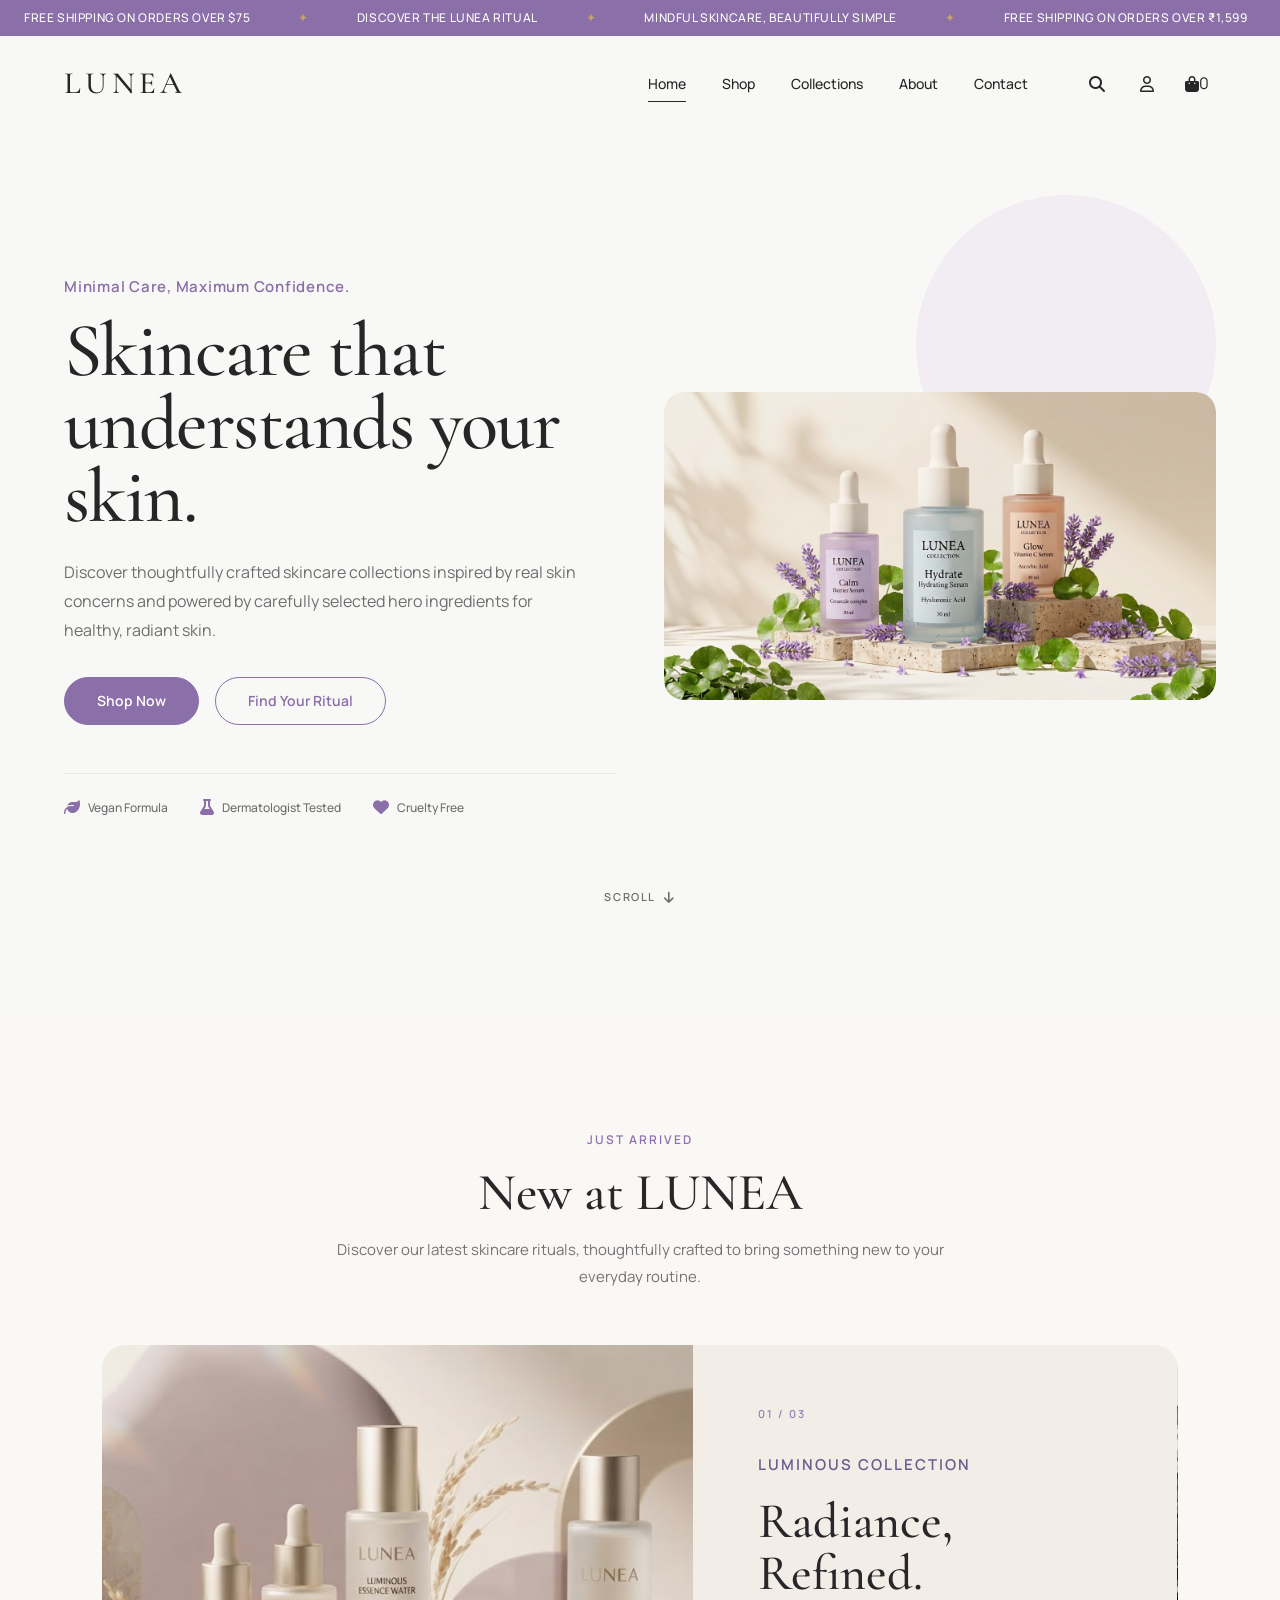
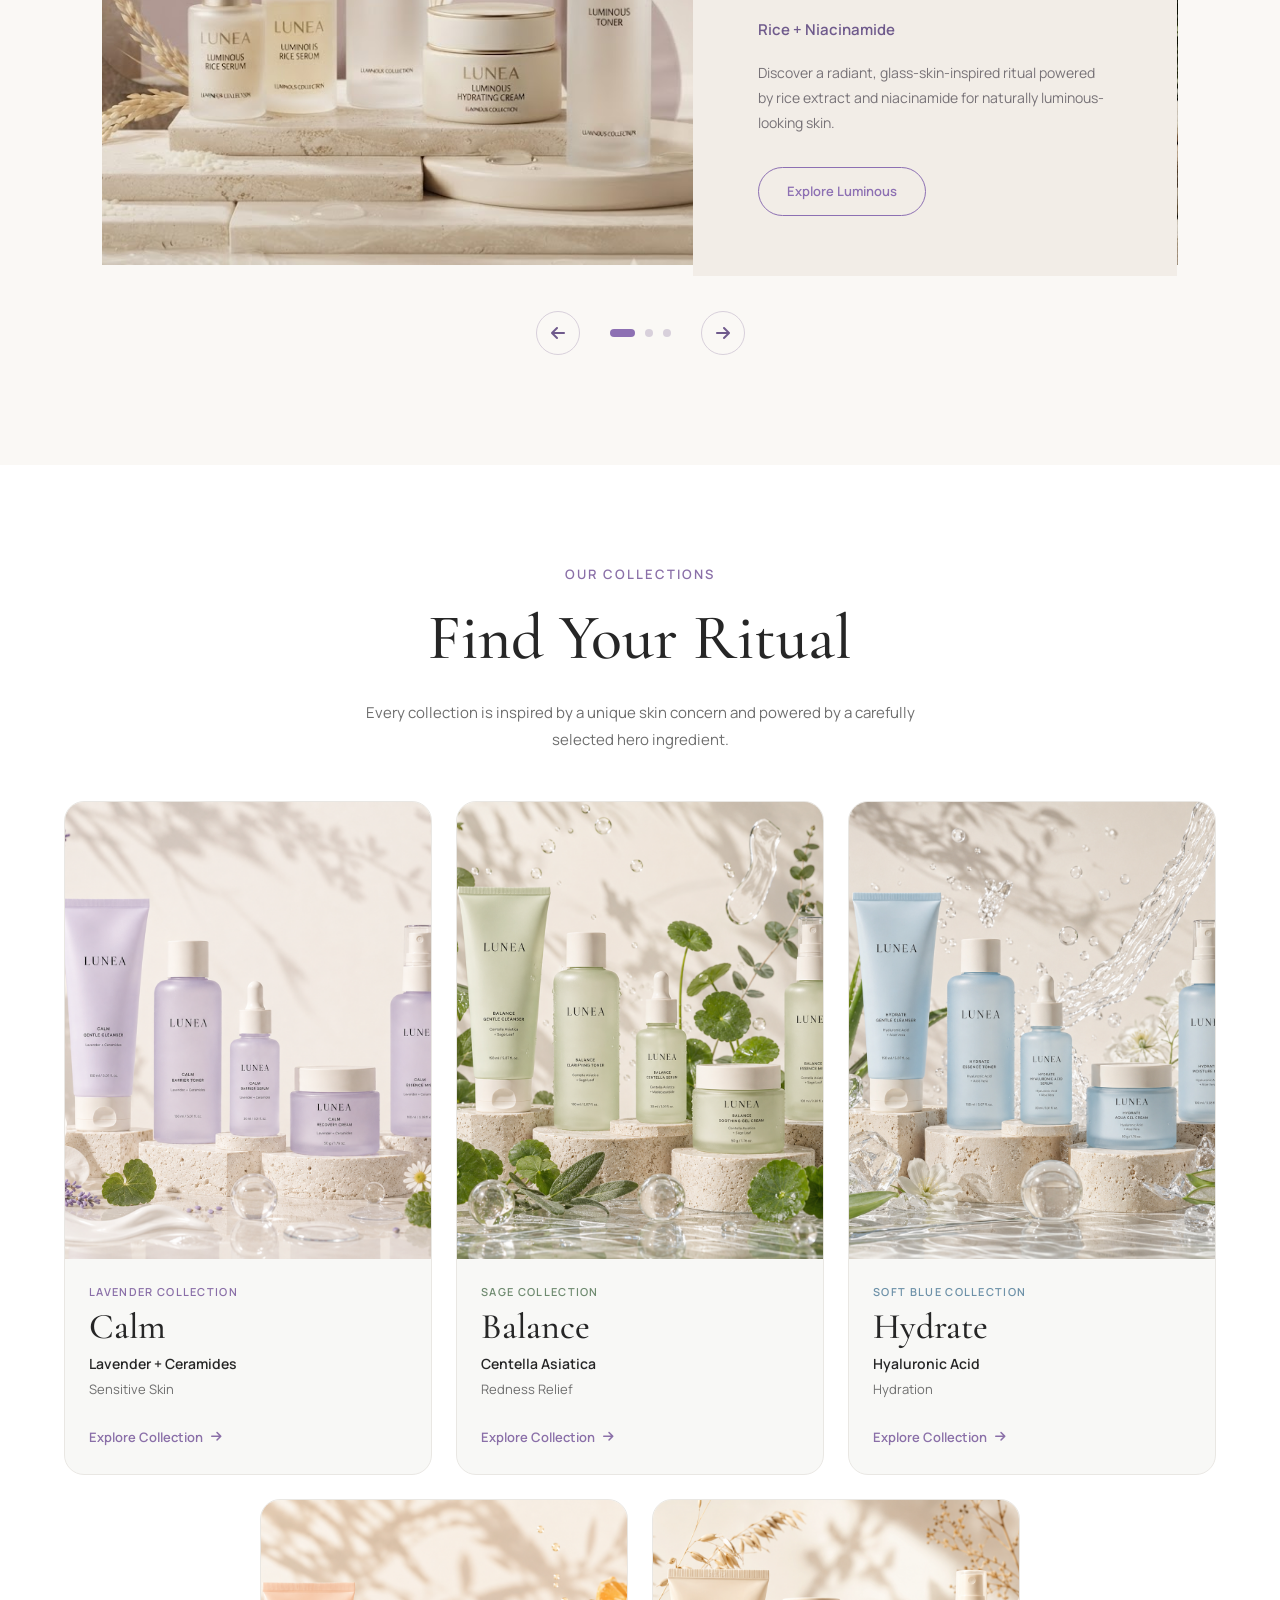
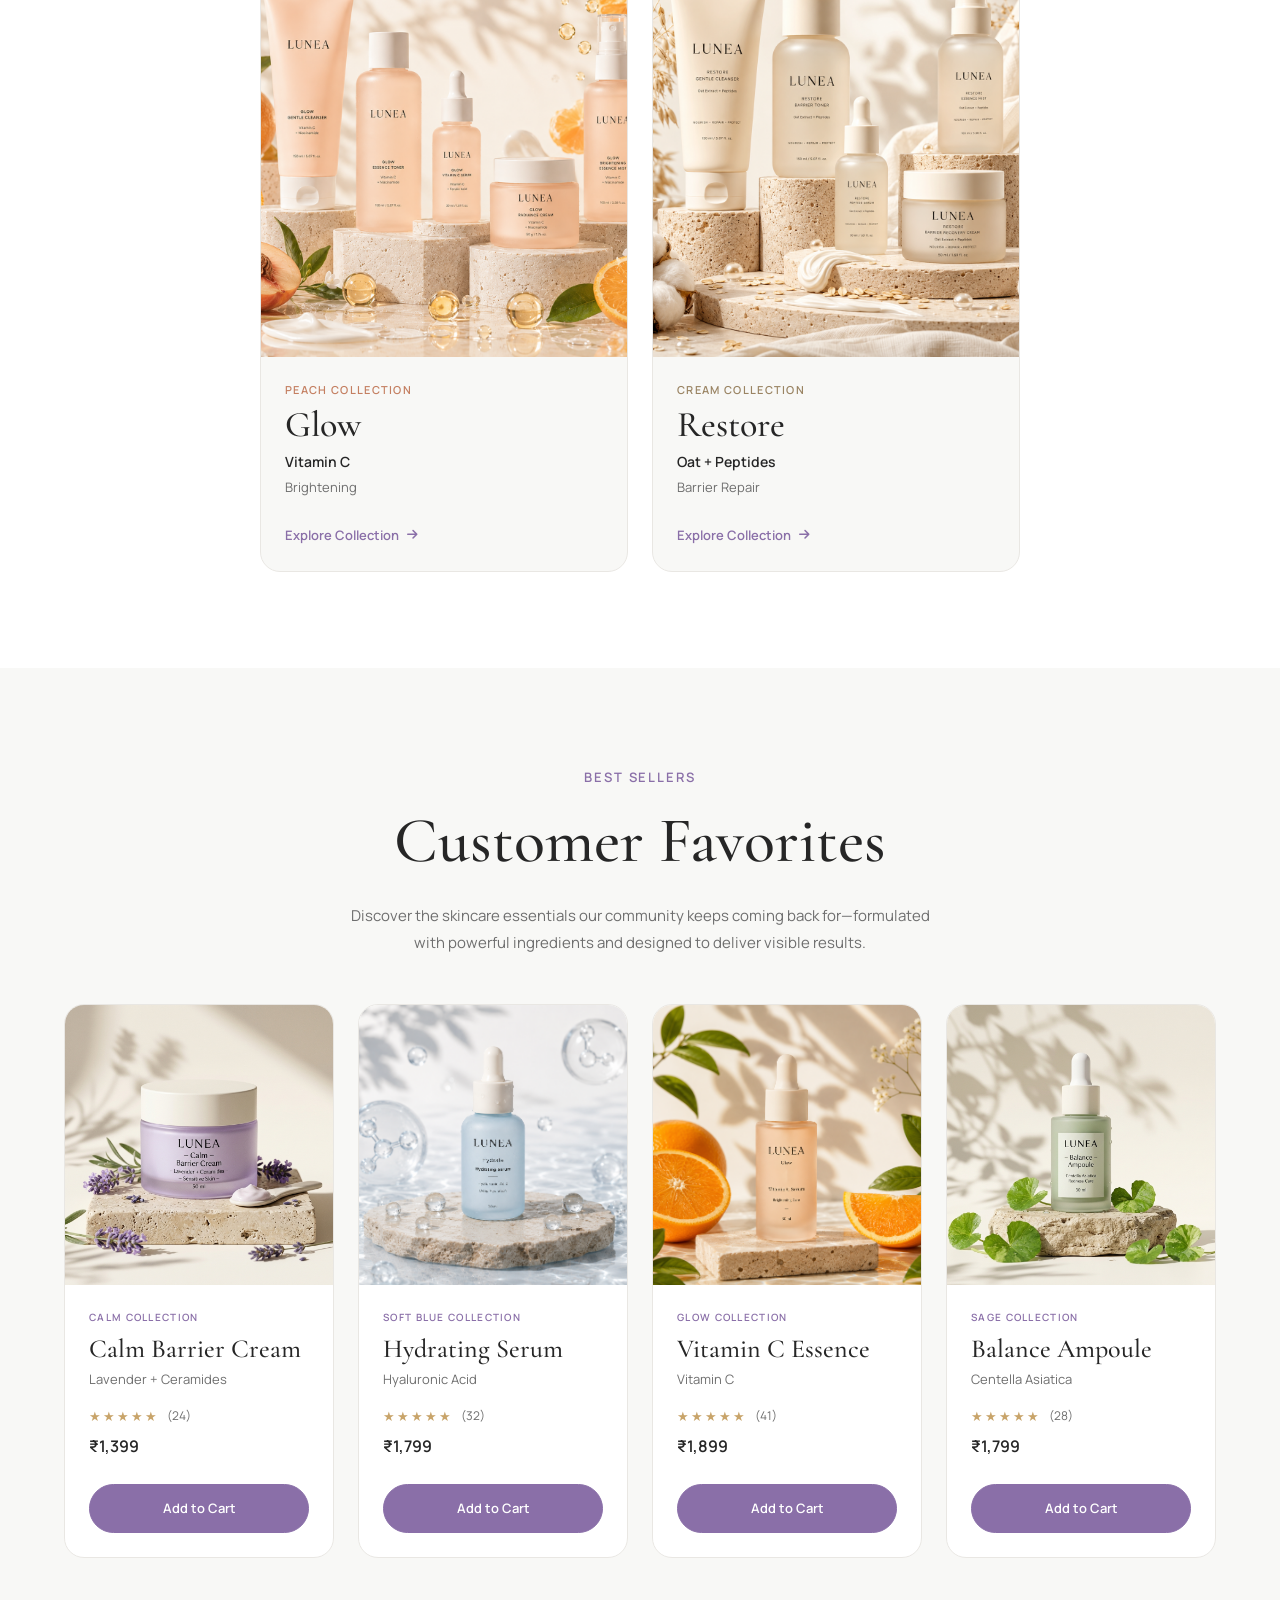
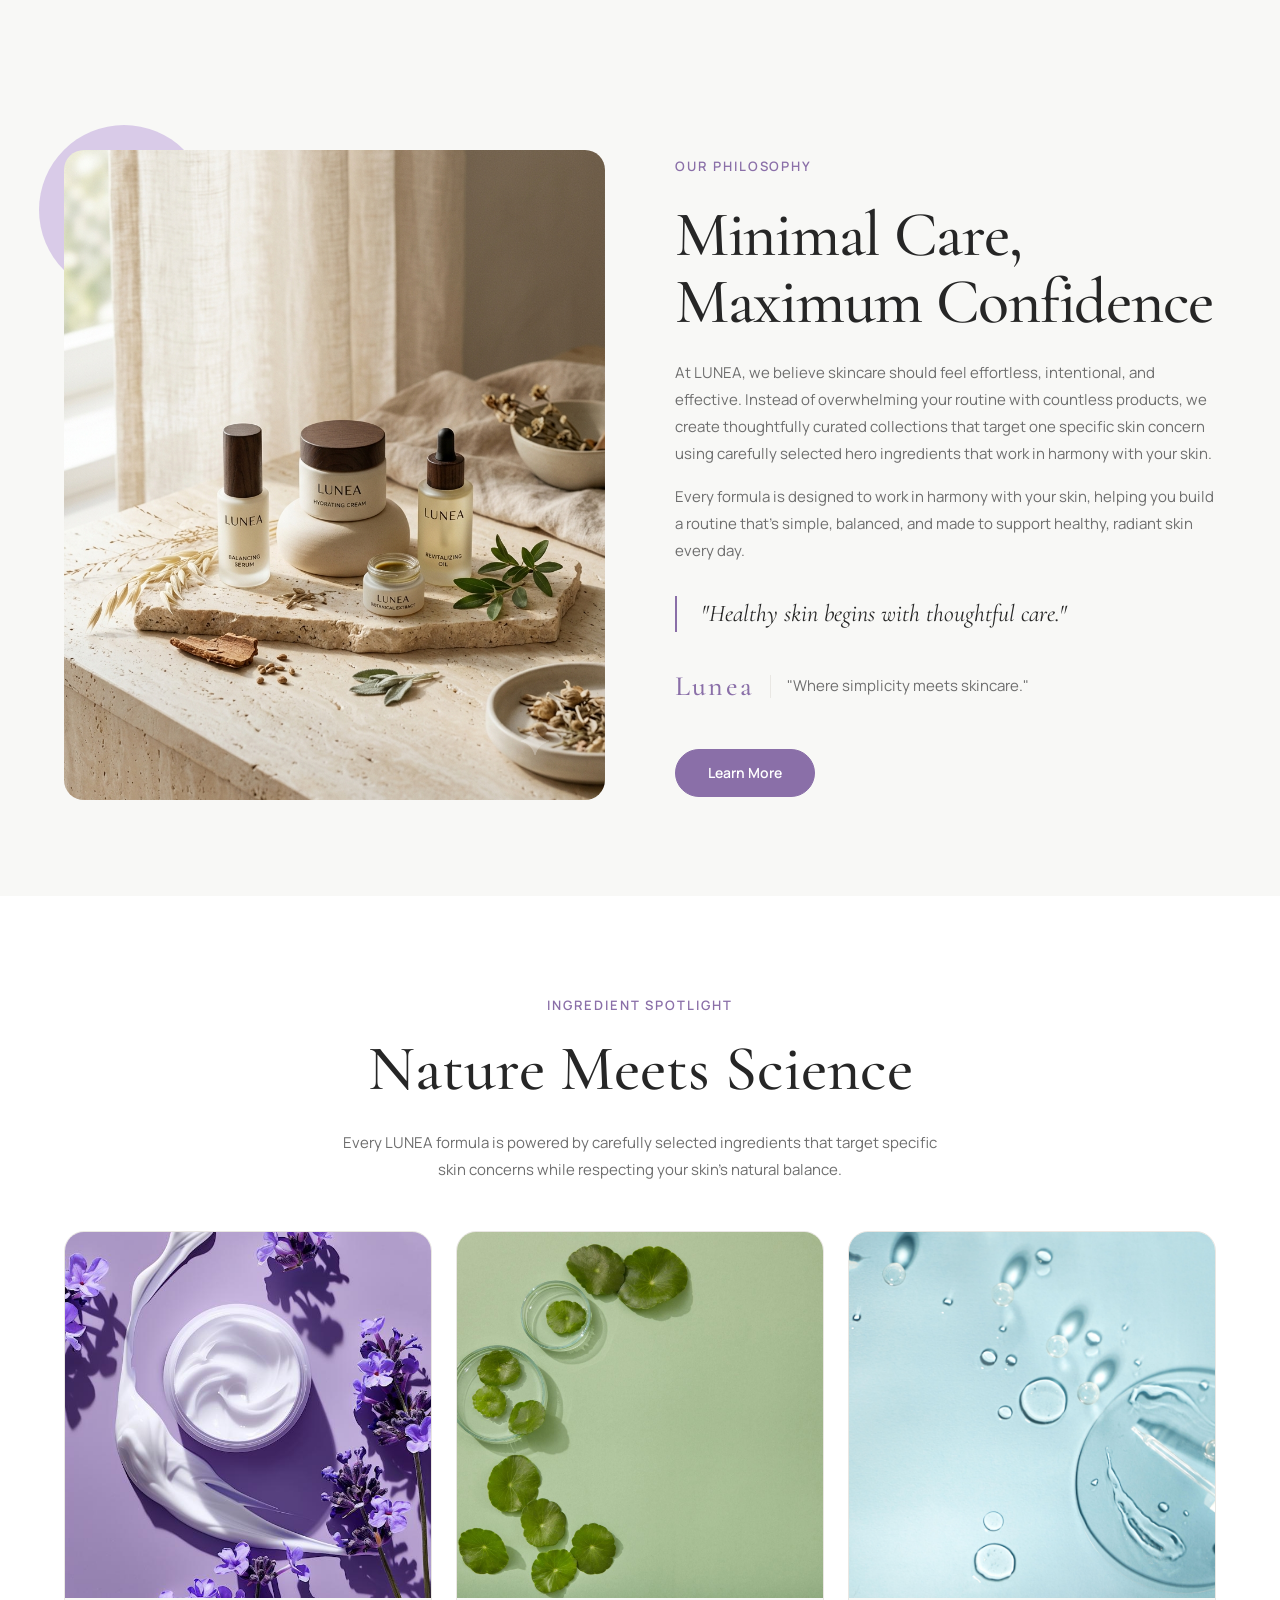
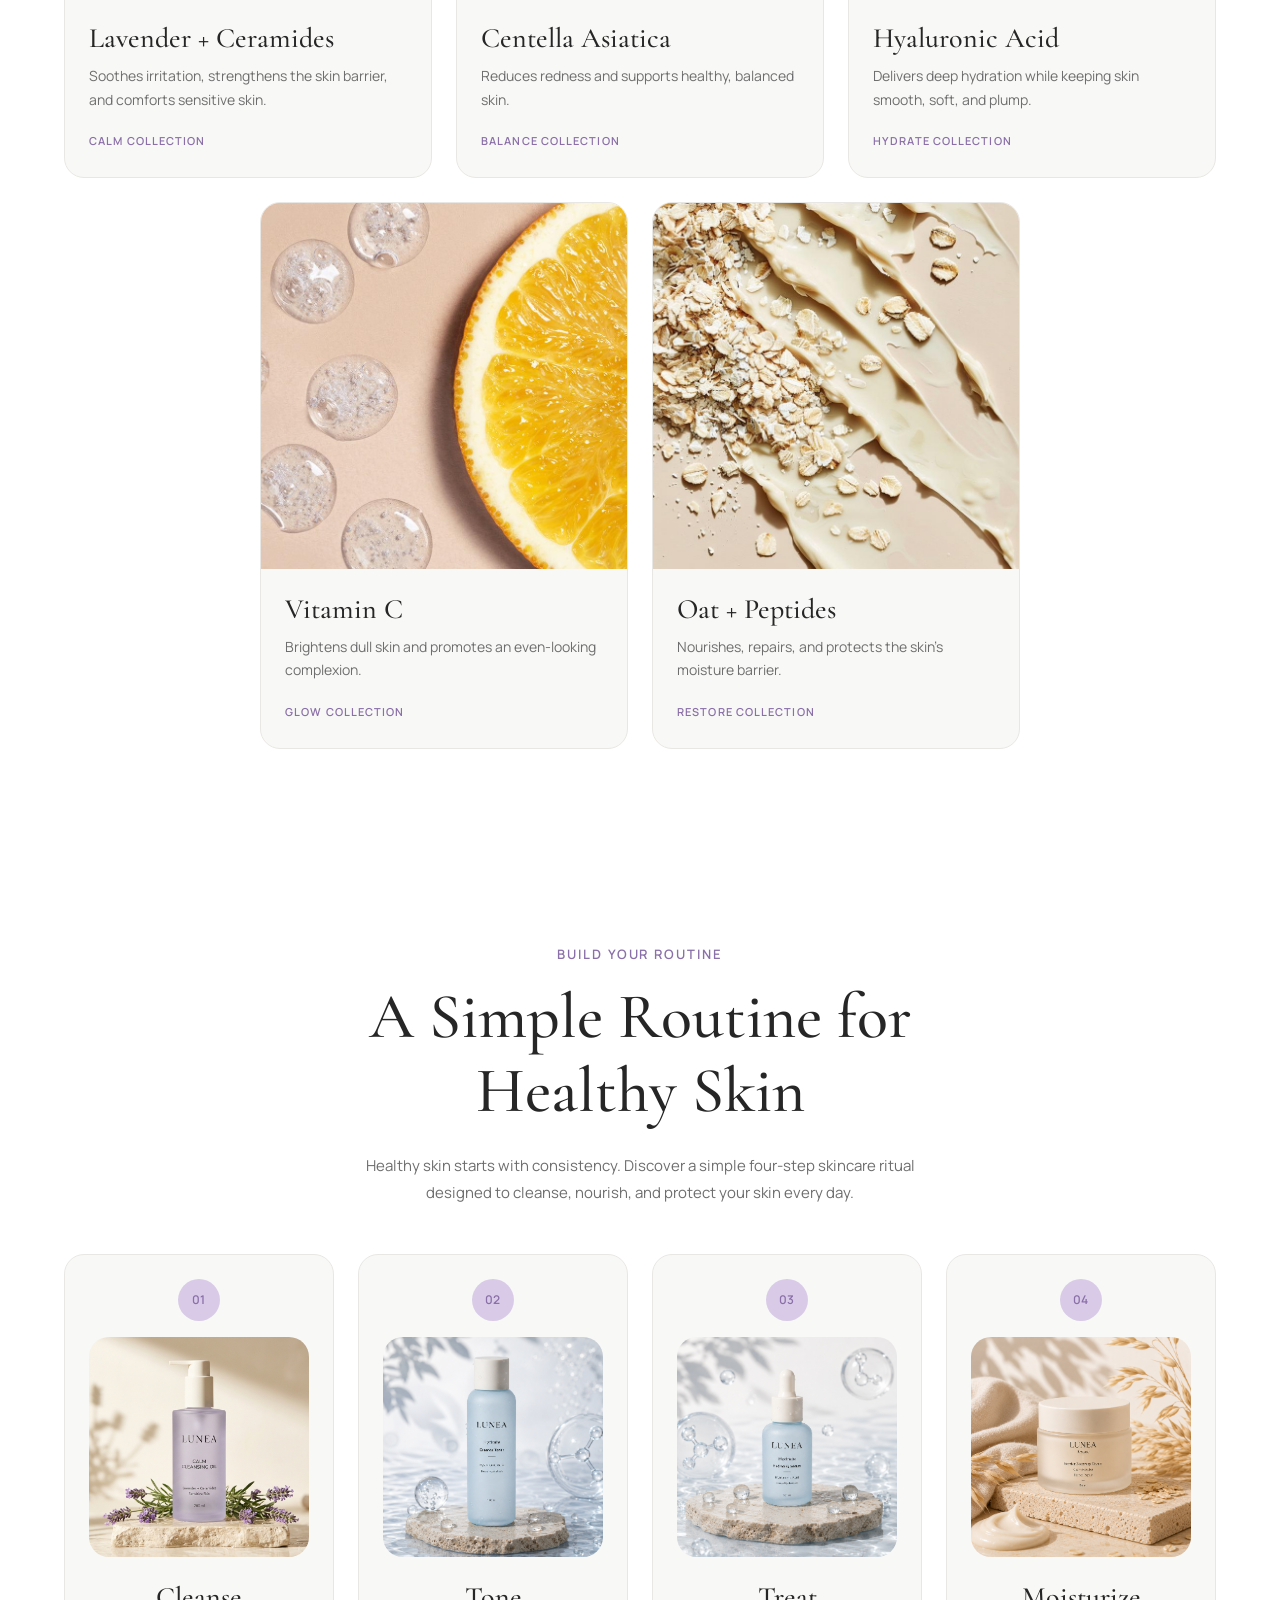
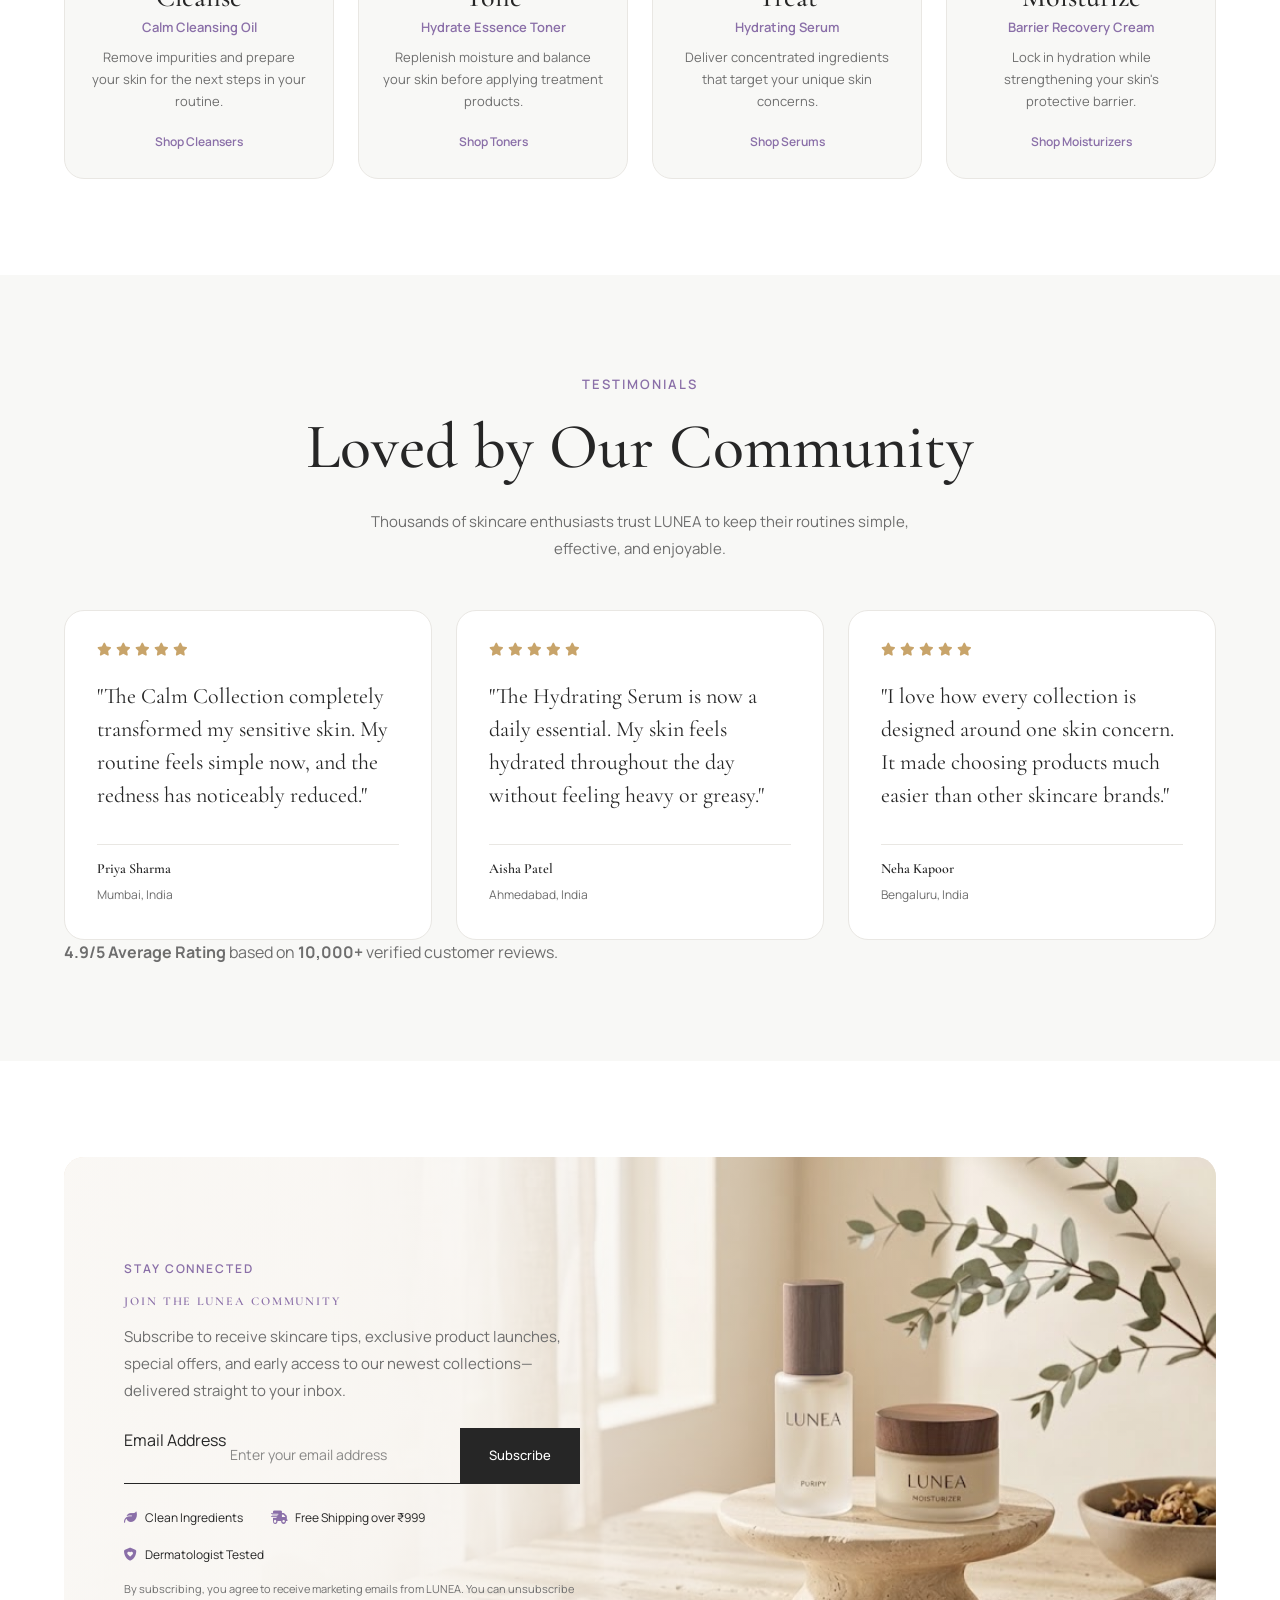
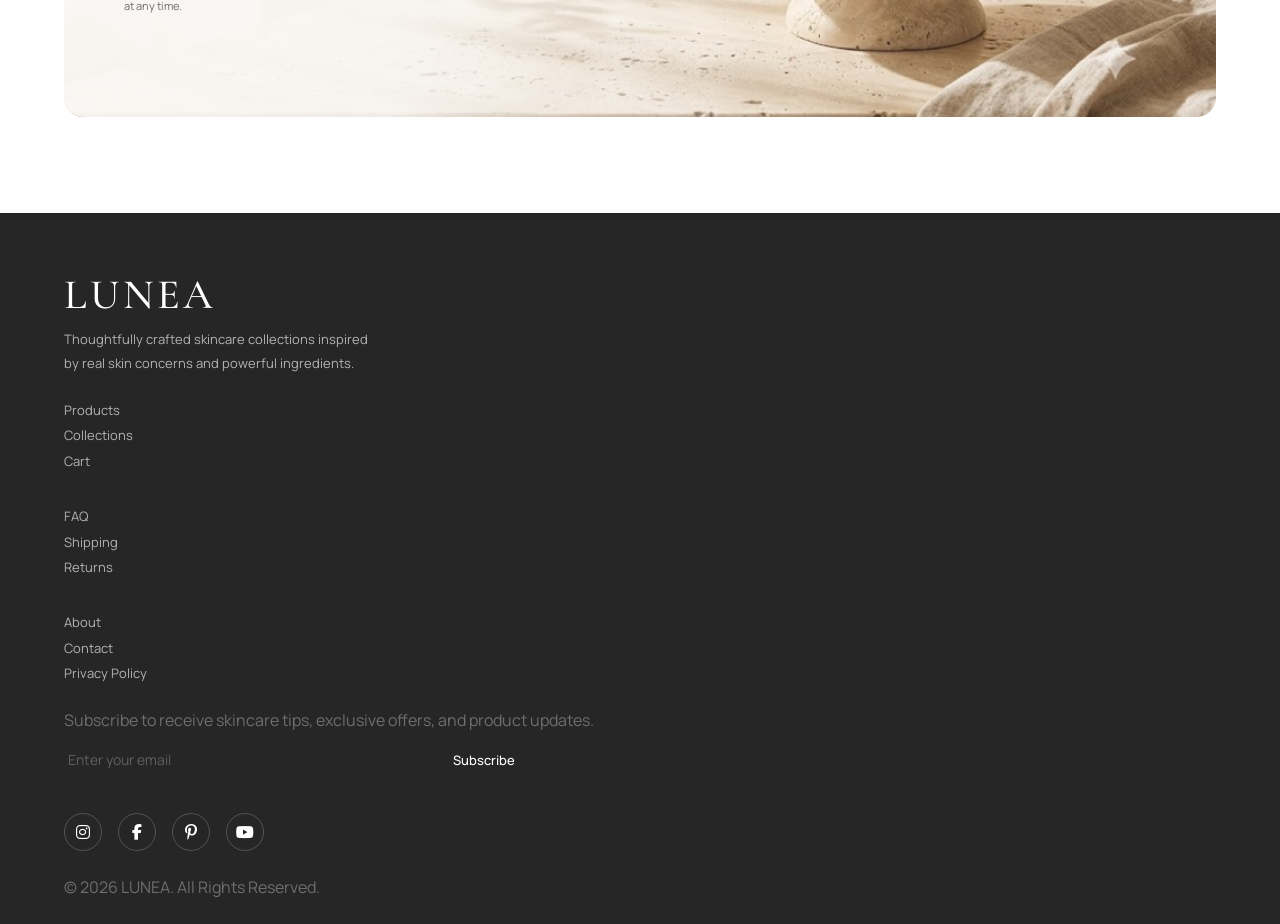
<file: index.html>
<!DOCTYPE html>
<html lang="en">

    <head>
        <!-- Meta Information-->
         <meta charset="utf-8">
         <meta name="viewport" content="width=device-width, initial-scale=1.0">

         <!-- Website Title -->
          <title>LUNEA | Premium Skincare</title>

          <!-- Google Fonts-->
           <link rel="preconnect" href="https://fonts.googleapis.com">
           <link rel="preconnect" href="https://fonts.gstatic.com" crossorigin>
           <link href="https://fonts.googleapis.com/css2?family=Cormorant+Garamond:wght@500;600;700&family=Manrope:wght@400;500;600;700;800&display=swap" rel="stylesheet">
           
          <!-- Font Awesome -->
           <link rel="preconnect" href="https://fonts.googleapis.com">
           <link rel="preconnect" href="https://fonts.gstatic.com" crossorigin>
           <link rel="stylesheet" href="https://cdnjs.cloudflare.com/ajax/libs/font-awesome/6.7.2/css/all.min.css">

          <!-- CSS Files -->
           <link rel="stylesheet" href="CSS/style.css">

    </head>

    <body>

        <!--  ANNOUNCEMENT BAR -->

    <div class="announcement-bar">

        <div class="announcement-track">

            <span>
                FREE SHIPPING ON ORDERS OVER $75
            </span>

            <span class="announcement-dot">
                ✦
            </span>

            <span>
                DISCOVER THE LUNEA RITUAL
            </span>

            <span class="announcement-dot">
                ✦
            </span>

            <span>
                MINDFUL SKINCARE, BEAUTIFULLY SIMPLE
            </span>

            <span class="announcement-dot">
                ✦
            </span>


            <!-- Duplicate for seamless animation -->

            <span>
                FREE SHIPPING ON ORDERS OVER ₹1,599
            </span>

            <span class="announcement-dot">
                ✦
            </span>

            <span>
                DISCOVER THE LUNEA RITUAL
            </span>

            <span class="announcement-dot">
                ✦
            </span>

            <span>
                MINDFUL SKINCARE, BEAUTIFULLY SIMPLE
            </span>

            <span class="announcement-dot">
                ✦
            </span>

        </div>

    </div>

        </div>

        <!-- Header Section -->
         <header class="header">

            <nav class="navbar" aria-label="Primary Navigation">

                <div class="container">

                    <!--LOGO-->
                        <a href="index.html" class="logo">LUNEA</a>

                    <!-- Navigation Links -->
                     <ul class="nav-links">

                        <li>
                            <a href="index.html" class="active">Home</a>
                        </li>

                        <li>
                            <a href="products.html">Shop</a>
                        </li>

                        <li>
                            <a href="#collections">Collections</a>
                        </li>

                        <li>
                            <a href="about.html">About</a>
                        </li>

                        <li>
                            <a href="contact.html">Contact</a>
                        </li>

                     </ul>

                        <!-- =========================================
                            NAVIGATION ACTIONS
                        ========================================= -->

                        <div class="nav-actions">

                            <!-- =====================================
                                SEARCH
                            ====================================== -->

                            <div class="search-container">

                                <!-- Search Button -->
                                <button
                                    type="button"
                                    class="nav-icon search-toggle"
                                    aria-label="Open Search"
                                    aria-expanded="false"
                                >
                                    <i class="fa-solid fa-magnifying-glass"></i>
                                </button>

                            </div>


                            <!-- =====================================
                                ACCOUNT DROPDOWN
                            ====================================== -->

                            <div class="account-dropdown">

                                <!-- ACCOUNT ICON -->

                                <button
                                    type="button"
                                    class="nav-icon account-toggle"
                                    aria-label="Account"
                                    aria-expanded="false"
                                >
                                    <i class="fa-regular fa-user"></i>
                                </button>


                                <!-- ACCOUNT MENU -->

                                <div class="account-menu">

                                    <!-- ORDERS -->

                                    <a href="orders.html">

                                        <i class="fa-solid fa-box"></i>

                                        <span>
                                            Orders
                                        </span>

                                    </a>


                                    <!-- MY ACCOUNT -->

                                    <a href="about.html">

                                        <i class="fa-regular fa-user"></i>

                                        <span>
                                            My Account
                                        </span>

                                    </a>


                                    <!-- WISHLIST -->

                                    <a href="wishlist.html">

                                        <i class="fa-regular fa-heart"></i>

                                        <span>
                                            Wishlist
                                        </span>

                                    </a>

                                </div>

                            </div>

                            <!-- =====================================
                                CART
                            ====================================== -->

                            <a
                                href="cart.html"
                                class="nav-icon"
                                aria-label="Shopping Cart"
                            >

                                <i class="fa-solid fa-bag-shopping"></i>

                                <span
                                    class="cart-count"
                                    id="cartCount"
                                >
                                    0
                                </span>

                            </a>

                        </div>

         </header>

         <!-- =========================================
                SEARCH OVERLAY
            ========================================= -->

            <div class="search-overlay" id="searchOverlay">

                <div class="search-overlay-inner">

                    <!-- Search Header -->

                    <div class="search-header">

                        <span class="search-label">
                            SEARCH LUNEA
                        </span>

                        <button
                            type="button"
                            class="search-close"
                            id="searchClose"
                            aria-label="Close Search"
                        >
                            <i class="fa-solid fa-xmark"></i>
                        </button>

                    </div>


                    <!-- Search Input -->

                    <div class="search-input-wrapper">

                        <i class="fa-solid fa-magnifying-glass"></i>

                        <input
                            type="text"
                            id="searchInput"
                            placeholder="Search products, collections, ingredients..."
                            autocomplete="off"
                        >

                        <button
                            type="button"
                            class="search-clear"
                            id="searchClear"
                            aria-label="Clear Search"
                        >
                            <i class="fa-solid fa-xmark"></i>
                        </button>

                    </div>


                    <!-- Search Suggestions -->

                    <div class="search-suggestions" id="searchSuggestions">

                        <p class="search-suggestions-title">
                            Popular Searches
                        </p>

                        <div class="search-tags">

                            <button type="button" data-search="Hydrating Serum">
                                Hydrating Serum
                            </button>

                            <button type="button" data-search="Vitamin C">
                                Vitamin C
                            </button>

                            <button type="button" data-search="Calm Collection">
                                Calm Collection
                            </button>

                            <button type="button" data-search="Hyaluronic Acid">
                                Hyaluronic Acid
                            </button>

                        </div>

                    </div>


                    <!-- Search Results -->

                    <div
                        class="search-results"
                        id="searchResults"
                    ></div>


                    <!-- No Results -->

                    <div
                        class="search-no-results"
                        id="searchNoResults"
                    >

                        <i class="fa-solid fa-magnifying-glass"></i>

                        <h3>
                            No results found
                        </h3>

                        <p>
                            Try searching for another product, collection, or ingredient.
                        </p>

                    </div>

                </div>

            </div>

        <!-- Main Section -->
          <main>

            <!-- Hero Section -->
             <section id="hero" class="hero">
                <div class="container">

                    <!-- Hero Content -->
                     <div class="hero-content">
                        <p class="hero-tagline">
                            Minimal Care, Maximum Confidence.
                        </p>

                        <h1 class="hero-title">
                            Skincare that understands your skin.
                        </h1>

                        <p class="hero-description">
                            Discover thoughtfully crafted skincare collections inspired
                            by real skin concerns and powered by carefully selected hero
                            ingredients for healthy, radiant skin.
                        </p>
                        
                        <div class="hero-buttons">
                            <a href="products.html" class="btn btn-primary">
                                Shop Now
                            </a>

                            <a href="#collections" class="btn btn-secondary">
                                Find Your Ritual
                            </a>

                        </div>
                        
                        <!-- Trust Features -->
                         <div class="hero-features">
                            <div class="feature">
                                <i class="fa-solid fa-leaf"></i>
                                <span>Vegan Formula</span>
                            </div>

                            <div class="feature">
                                <i class="fa-solid fa-flask"></i>
                                <span>Dermatologist Tested</span>

                            </div>

                            <div class="feature">
                                <i class="fa-solid fa-heart"></i>
                                <span>Cruelty Free</span>
                            </div>
                        </div>
                    
                    </div>
                    
                    <!-- Hero Media -->
                     <div class="hero-media">

                        <div class="hero-product">

                            <img
                                src="images/hero/hero-image.png"
                                alt="LUNEA Premium Skincare Collection"
                                class="hero-image">

                        </div>

                    </div>
                
                
                <!-- Scroll Indicator -->
                 <a href="#collections" class="scroll-down">
                    <span>Scroll</span>
                    <i class="fa-solid fa-arrow-down"></i>
                </a>
            
            </section>

            <!-- New Launches Slider -->

            <section class="new-launches" id="new-launches">

                <!-- Section Header -->
                <div class="new-launches-header">

                    <span class="section-label">
                        JUST ARRIVED
                    </span>

                    <h2>
                        New at LUNEA
                    </h2>

                    <p>
                        Discover our latest skincare rituals, thoughtfully crafted
                        to bring something new to your everyday routine.
                    </p>

                </div>


                <!-- Carousel -->
                <div class="launch-slider">

                    <!-- Carousel Track -->
                    <div class="launch-track">



                        <article class="launch-slide active">

                            <!-- Image -->
                            <div class="launch-image">

                                <img 
                                    src="images/Luminous collection/Luminous collection.jpg"
                                    alt="LUNEA Luminous Rice and Niacinamide Collection"
                                >

                            </div>


                            <!-- Content -->
                            <div class="launch-content">

                                <span class="launch-number">
                                    01 / 03
                                </span>

                                <p class="launch-collection">
                                    LUMINOUS COLLECTION
                                </p>

                                <h3>
                                    Radiance,<br>
                                    Refined.
                                </h3>

                                <p>
                                    Rice + Niacinamide
                                </p>

                                <span class="launch-description">
                                    Discover a radiant, glass-skin-inspired ritual
                                    powered by rice extract and niacinamide for
                                    naturally luminous-looking skin.
                                </span>

                                <a 
                                    href="products.html"
                                    class="launch-btn"
                                >
                                    Explore Luminous
                                </a>

                            </div>

                        </article>



                

                        <article class="launch-slide">

                            <!-- Image -->
                            <div class="launch-image">

                                <img 
                                    src="images/Purify Collection/Purify collection.jpg"
                                    alt="LUNEA Purify Tea Tree and Zinc Collection"
                                >

                            </div>


                            <!-- Content -->
                            <div class="launch-content">

                                <span class="launch-number">
                                    02 / 03
                                </span>

                                <p class="launch-collection">
                                    PURIFY COLLECTION
                                </p>

                                <h3>
                                    Balance<br>
                                    Your Skin.
                                </h3>

                                <p>
                                    Tea Tree + Zinc
                                </p>

                                <span class="launch-description">
                                    A clarifying skincare ritual designed to
                                    balance excess oil and help keep blemishes
                                    under control.
                                </span>

                                <a 
                                    href="index.html"
                                    class="launch-btn"
                                >
                                    Explore Purify
                                </a>

                            </div>

                        </article>



                        <article class="launch-slide">

                            <!-- Image -->
                            <div class="launch-image">

                                <img 
                                    src="images/Renew collection/Renew collection.jpg"
                                    alt="LUNEA Renew Retinol and Bakuchiol Collection"
                                >

                            </div>


                            <!-- Content -->
                            <div class="launch-content">

                                <span class="launch-number">
                                    03 / 03
                                </span>

                                <p class="launch-collection">
                                    RENEW COLLECTION
                                </p>

                                <h3>
                                    Your Night time<br>
                                    Ritual.
                                </h3>

                                <p>
                                    Retinol + Bakuchiol
                                </p>

                                <span class="launch-description">
                                    A restorative night time ritual designed
                                    to smooth, renew, and replenish your skin
                                    while you rest.
                                </span>

                                <a 
                                    href="products.html"
                                    class="launch-btn"
                                >
                                    Explore Renew
                                </a>

                            </div>

                        </article>


                    </div>
                    <!-- End Carousel Track -->


                    <div class="launch-controls">


                        <!-- Previous Button -->

                        <button 
                            type="button"
                            class="launch-arrow launch-prev"
                            aria-label="Previous new launch"
                        >

                            <i class="fa-solid fa-arrow-left"></i>

                        </button>



                        <!-- Dots -->

                        <div 
                            class="launch-dots"
                            role="tablist"
                            aria-label="New launch slides"
                        >

                            <button
                                type="button"
                                class="launch-dot active"
                                data-slide="0"
                                aria-label="Go to Luminous Collection"
                                aria-current="true"
                            ></button>


                            <button
                                type="button"
                                class="launch-dot"
                                data-slide="1"
                                aria-label="Go to Purify Collection"
                                aria-current="false"
                            ></button>


                            <button
                                type="button"
                                class="launch-dot"
                                data-slide="2"
                                aria-label="Go to Renew Collection"
                                aria-current="false"
                            ></button>

                        </div>



                        <!-- Next Button -->

                        <button 
                            type="button"
                            class="launch-arrow launch-next"
                            aria-label="Next new launch"
                        >

                            <i class="fa-solid fa-arrow-right"></i>

                        </button>


                    </div>
                    <!-- End Carousel Controls -->


                </div>
                <!-- End Carousel -->

            </section>



            <!-- Featured Collection -->
            <section id="collections" class="collections">

                <div class="container">

                    <div class="section-header">

                        <span class="section-tag">
                            OUR COLLECTIONS
                        </span>

                        <H2 class="section-title">
                            Find Your Ritual
                        </H2>

                        <p class="section-description">
                             Every collection is inspired by a unique skin concern and powered by a carefully selected hero ingredient.
                        </p>
                    
                    </div>

                    <!-- Collection Cards-->
                    <div class="collection-grid">

                        <!-- Calm Collection-->
                         <article class="collection-card">
                            <div class="collection-image">
                                <img
                                   src="images/Calm Collection/lavender-collection.png"
                                   alt="LUNEA Calm Lavender Collection">
                            </div>

                            <div class="collection-content">

                                <span class="collection-color">
                                    Lavender Collection
                                </span>

                                <h3 class="collection-title">
                                    Calm
                                </h3>

                                <p class="collection-ingredient">
                                    Lavender + Ceramides
                                </p>

                                <p class="collection-purpose">
                                    Sensitive Skin
                                </p>

                                <a href="products.html" class="collection-link">
                                    Explore Collection
                                    <i class="fa-solid fa-arrow-right"></i>
                                </a>

                            </div>
                         </article>

                         <!-- Balance Collection -->
                           <article class="collection-card">
                            <div class="collection-image">
                                <img
                                   src="images/Balance Collection/sage-collection.png"
                                   alt="LUNEA Balance Sage Collection">
                            </div>

                            <div class="collection-content">

                                <span class="collection-color">
                                    Sage Collection
                                </span>

                                <h3 class="collection-title">
                                    Balance
                                </h3>

                                <p class="collection-ingredient">
                                    Centella Asiatica
                                </p>

                                <p class="collection-purpose">
                                    Redness Relief
                                </p>

                                <a href="products.html" class="collection-link">
                                    Explore Collection
                                    <i class="fa-solid fa-arrow-right"></i>
                                </a>

                            </div> 
                         </article>

                         <!-- Hydrate Collection -->
                           <article class="collection-card">
                            <div class="collection-image">
                                <img
                                   src="images/Hydrate Collection/hydrate-collection.png"
                                   alt="LUNEA Hydrate Soft Blue Collection">
                            </div>

                            <div class="collection-content">

                                <span class="collection-color">
                                    Soft Blue Collection
                                </span>

                                <h3 class="collection-title">
                                    Hydrate
                                </h3>

                                <p class="collection-ingredient">
                                    Hyaluronic Acid
                                </p>

                                <p class="collection-purpose">
                                    Hydration
                                </p>

                                <a href="products.html" class="collection-link">
                                    Explore Collection
                                    <i class="fa-solid fa-arrow-right"></i>
                                </a>

                            </div>
                         </article>
                         
                         <!-- Glow Collection -->
                           <article class="collection-card">
                            <div class="collection-image">
                                <img
                                   src="images/Glow Collection/Peach-collection.png"
                                   alt="LUNEA Peach Glow Collection">
                            </div>

                            <div class="collection-content">

                                <span class="collection-color">
                                    Peach Collection
                                </span>

                                <h3 class="collection-title">
                                    Glow
                                </h3>

                                <p class="collection-ingredient">
                                    Vitamin C
                                </p>

                                <p class="collection-purpose">
                                    Brightening
                                </p>

                                <a href="products.html" class="collection-link">
                                    Explore Collection
                                    <i class="fa-solid fa-arrow-right"></i>
                                </a>

                            </div>
                         </article>

                         <!-- Restore Collection -->
                           <article class="collection-card">
                            <div class="collection-image">
                                <img 
                                   src="images/Restore Collection/cream-collection.png"
                                   alt="LUNEA Crem Restore Collection">
                            </div>

                            <div class="collection-content">

                                <span class="collection-color">
                                    Cream Collection
                                </span>

                                <h3 class="collection-title">
                                    Restore
                                </h3>

                                <p class="collection-ingredient">
                                    Oat + Peptides
                                </p>

                                <p class="collection-purpose">
                                    Barrier Repair
                                </p>

                                <a href="products.html" class="collection-link">
                                    Explore Collection
                                    <i class="fa-solid fa-arrow-right"></i>
                                </a>

                            </div>
                         </article>

                    </div>
                </div>
            </section>

            <!-- Best Sellers -->
            <section id="best-sellers" class="best-sellers">
                <div class="container">

                    <!-- Section Header-->
                     <div class="section-header">

                        <span class="section-tag">
                            BEST SELLERS
                        </span>

                        <h2 class="section-title">
                            Customer Favorites
                        </h2>

                        <p class="section-description">
                               Discover the skincare essentials our community keeps coming 
                               back for—formulated with powerful ingredients and designed 
                               to deliver visible results.
                        </p>

                     </div>

                     <!-- Product Grid -->
                      <div class="product-grid">

                         <!-- Product 1 -->
                       <article class="product-card">
                        <div class="product-image">
                            <img src="images/Calm Collection/Calm-Barrier-Cream.png" alt="Lavender Calm Barrier Cream">

                            <button 
                               class="wishlist-button"
                               aria-label="Add Calm Barrier Cream to wishlist">

                               <i class="fa-regular fa-heart"></i>
                            </button>
                        </div>

                        <div class="product-content">
                            <span class="product-collection">
                                Calm Collection
                            </span>
                            <h3 class="product-name">
                                Calm Barrier Cream
                            </h3>
                            <p class="product-ingredient">
                                Lavender + Ceramides
                            </p>

                            <div class="product-rating">
                                <span class="stars">
                                    ★★★★★
                                </span>
                                 <span class="rating-count">
                                    (24)
                                 </span>
                            </div>

                            <p class="product-price">
                                ₹1,399
                            </p>

                            <button class="add-to-cart">
                                <span>
                                    Add to Cart
                                </span>
                            </button>

                        </div>
                       </article>

                       <!-- Product 2 -->
                        <article class="product-card">

                        <div class="product-image">
                            <img src="images/Hydrate Collection/Hydrate-serum.png" alt="Hydrating Serum">

                            <button 
                               class="wishlist-button"
                               aria-label="Add Hydrating Serum to wishlist">

                               <i class="fa-regular fa-heart"></i>
                            </button>
                        </div>

                        <div class="product-content">
                            <span class="product-collection">
                                Soft Blue Collection
                            </span>
                            <h3 class="product-name">
                                Hydrating Serum
                            </h3>
                            <p class="product-ingredient">
                                Hyaluronic Acid
                            </p>

                            <div class="product-rating">
                                <span class="stars">
                                    ★★★★★
                                </span>
                                 <span class="rating-count">
                                    (32)
                                 </span>
                            </div>

                            <p class="product-price">
                                ₹1,799
                            </p>

                            <button class="add-to-cart">
                                <span>
                                    Add to Cart
                                </span>
                            </button>

                        </div>
                       </article>

                       <!-- Product 3-->
                        <article class="product-card">

                        <div class="product-image">
                            <img src="images/Glow Collection/Glow-Vitamin-C.png" alt="Hydrating Serum">

                            <button 
                               class="wishlist-button"
                               aria-label="Add Vitamin C Essence to wishlist">

                               <i class="fa-regular fa-heart"></i>
                            </button>
                        </div>

                        <div class="product-content">
                            <span class="product-collection">
                                Glow Collection
                            </span>
                            <h3 class="product-name">
                                Vitamin C Essence
                            </h3>
                            <p class="product-ingredient">
                                Vitamin C
                            </p>

                            <div class="product-rating">
                                <span class="stars">
                                    ★★★★★
                                </span>
                                 <span class="rating-count">
                                    (41)
                                 </span>
                            </div>

                            <p class="product-price">
                                ₹1,899
                            </p>

                            <button class="add-to-cart">
                                <span>
                                    Add to Cart
                                </span>
                            </button>

                        </div>
                       </article>

                       <!-- Product 4 -->
                        <article class="product-card">

                        <div class="product-image">
                            <img src="images/Balance Collection/Balance-Ampolue.png" alt="Balance Ampoule">

                            <button 
                               class="wishlist-button"
                               aria-label="Add Balance Ampoule to wishlist">

                               <i class="fa-regular fa-heart"></i>
                            </button>
                        </div>

                        <div class="product-content">
                            <span class="product-collection">
                                Sage Collection
                            </span>
                            <h3 class="product-name">
                                Balance Ampoule
                            </h3>
                            <p class="product-ingredient">
                                Centella Asiatica
                            </p>

                            <div class="product-rating">
                                <span class="stars">
                                    ★★★★★
                                </span>
                                 <span class="rating-count">
                                    (28)
                                 </span>
                            </div>

                            <p class="product-price">
                                ₹1,799
                            </p>

                            <button class="add-to-cart">
                                <span>
                                    Add to Cart
                                </span>
                            </button>

                        </div>
                       </article>

                </div>
            </div>
            </section>

            <!-- Our Philosophy -->
            <section id="philosophy" class="philosophy">
                <div class="container">
                    
                    <div class="philosophy-wrapper">
                        <div class="philosophy-image">
                            <div class="philosophy-decoration"></div>

                            <img src="images/Philosophy-Image/Philosophy.png" 
                            alt="LUNEA skincare products arranged with natural ingredients">
                        </div>

                        <!--Philosophy Content -->
                        <div class="philosophy-content">
                            <span class="section-tag">
                                OUR PHILOSOPHY
                            </span>

                            <h2 class="section-title">
                                Minimal Care,
                                Maximum Confidence
                            </h2>

                            <p class="philosophy-description">
                                At LUNEA, we believe skincare should feel effortless,
                                intentional, and effective. Instead of overwhelming
                                your routine with countless products, we create
                                thoughtfully curated collections that target one
                                specific skin concern using carefully selected hero
                                ingredients that work in harmony with your skin.
                            </p>

                            <p class="philosophy-description">
                                Every formula is designed to work in harmony with
                                your skin, helping you build a routine that's simple,
                                balanced, and made to support healthy, radiant skin
                                every day.
                            </p>

                            <blockquote class="philosophy-quote">
                                "Healthy skin begins with thoughtful care."
                            </blockquote>

                            <div class="philosophy-signature">
                                <span class="signature-logo">
                                    Lunea
                                </span>

                                <p class="signature-tagline">
                                    "Where simplicity meets skincare."
                                </p>
                            </div>

                            <a href="about.html" class="btn btn-primary">
                                Learn More
                            </a>
                        </div>
                    </div>

                </div>
            </section>

            <!-- Ingredient Spotlight -->
            <section id="ingredients" class="ingredients">
                <div class="container">

                    <!-- Section Header-->
                     <div class="section-header">
                        <span class="section-tag">
                            INGREDIENT SPOTLIGHT
                        </span>

                        <h2 class="section-title">
                            Nature Meets Science
                        </h2>

                        <p class="section-description">
                            Every LUNEA formula is powered by carefully selected
                            ingredients that target specific skin concerns while
                            respecting your skin's natural balance.
                        </p>
                     </div>

                     <!-- Ingredient Grid -->
                      <div class="ingredient-grid">

                        <!--Lavender-->
                        <article class="ingredient-card">
                            <div class="ingredient-image">
                                <img src="images/Calm Collection/lavender-ingredient.jpg" alt="Lavender flower">
                            </div>
                            <div class="ingredient-content">

                                <h3 class="ingredient-title">
                                    Lavender + Ceramides
                                </h3>

                                <p class="ingredient-benefit">
                                    Soothes irritation, strengthens the skin barrier,
                                    and comforts sensitive skin.
                                </p>

                                <span class="ingredient-collection">
                                    Calm Collection
                                </span>
                            </div>
                        </article>

                        <!-- Centella-->
                         <article class="ingredient-card">
                            <div class="ingredient-image">
                                <img src="images/Balance Collection/sage-ingredient.jpg" alt="Centella Asiatica leaves">
                            </div>
                            <div class="ingredient-content">

                                <h3 class="ingredient-title">
                                    Centella Asiatica
                                </h3>

                                <p class="ingredient-benefit">
                                    Reduces redness and supports healthy,
                                    balanced skin.
                                </p>

                                <span class="ingredient-collection">
                                    Balance Collection
                                </span>
                            </div>
                        </article>

                        <!--Hyaluronic Acid-->
                           <article class="ingredient-card">
                            <div class="ingredient-image">
                                <img src="images/Hydrate Collection/hydrate-ingredient.jpg" alt="Water droplets, translucent hydration-inspired textures">
                            </div>
                            <div class="ingredient-content">

                                <h3 class="ingredient-title">
                                    Hyaluronic Acid
                                </h3>

                                <p class="ingredient-benefit">
                                   Delivers deep hydration while keeping
                                   skin smooth, soft, and plump.
                                </p>

                                <span class="ingredient-collection">
                                   Hydrate Collection
                                </span>
                            </div>
                        </article>

                        <!-- Vitamin C-->
                         <article class="ingredient-card">
                            <div class="ingredient-image">
                                <img src="images/Glow Collection/orange-ingredient.jpg" alt="Subtle Vitamin C / citrus elements">
                            </div>
                            <div class="ingredient-content">

                                <h3 class="ingredient-title">
                                    Vitamin C
                                </h3>

                                <p class="ingredient-benefit">
                                    Brightens dull skin and promotes
                                    an even-looking complexion.
                                </p>

                                <span class="ingredient-collection">
                                   Glow Collection
                                </span>
                            </div>
                        </article>

                        <!--Oat + Peptides-->
                              <article class="ingredient-card">
                            <div class="ingredient-image">
                                <img src="images/Restore Collection/oat-ingredient.jpg" alt="Oat grains and soft creamy textures">
                            </div>
                            <div class="ingredient-content">

                                <h3 class="ingredient-title">
                                    Oat + Peptides
                                </h3>

                                <p class="ingredient-benefit">
                                    Nourishes, repairs, and protects
                                    the skin's moisture barrier.
                                </p>

                                <span class="ingredient-collection">
                                   Restore Collection
                                </span>
                            </div>
                        </article>

                      </div>

                </div>
            </section>

            <!-- Build Our Routine -->
            <section id="routine" class="routine">
                <div class="container">
                    <!-- Section Header -->
                     <div class="section-header">
                        <span class="section-tag">
                            BUILD YOUR ROUTINE
                        </span>
                        
                        <h2 class="section-title">
                            A Simple Routine for Healthy Skin
                        </h2>
                        
                        <p class="section-description">
                            Healthy skin starts with consistency. Discover a simple
                            four-step skincare ritual designed to cleanse, nourish,
                            and protect your skin every day.
                        </p>

                     </div>
                     
                     <!-- Routine Steps -->
                      <div class="routine-grid">
                        <!-- Step 1 -->
                         <article class="routine-card">
                            <span class="routine-number">
                                01
                            </span>
                            
                            <div class="routine-image">
                                <img src="images/Calm Collection/Calm-Clensing-Oil.png" alt="Calm Cleansing Oil">
                            </div>
                            
                            <h3 class="routine-title">
                                Cleanse
                            </h3>

                            <p class="routine-product">
                                Calm Cleansing Oil
                            </p>

                            <p class="routine-description">
                                Remove impurities and prepare your skin for the
                                next steps in your routine.
                            </p>

                            <a href="products.html" class="routine-link">
                                Shop Cleansers
                            </a>

                         </article>
                         
                         <!-- Step 2 -->
                          <article class="routine-card">
                            <span class="routine-number">
                                02
                            </span>

                            <div class="routine-image">
                                <img src="images/Hydrate Collection/Hydrate-Essence-toner.png" alt="Hydrate Essence Toner">
                            </div>

                            <h3 class="routine-title">
                                Tone
                            </h3>

                            <p class="routine-product">
                                Hydrate Essence Toner
                            </p>

                            <p class="routine-description">
                                Replenish moisture and balance your skin before
                                applying treatment products.
                            </p>

                            <a href="products.html" class="routine-link">
                                Shop Toners
                            </a>

                        </article>
                        
                        <!-- Step 3 -->
                         <article class="routine-card">
                            <span class="routine-number">
                                03
                            </span>

                            <div class="routine-image">
                            <img src="images/Hydrate Collection/Hydrate-serum.png" alt="Hydrating Serum">
                            </div>

                            <h3 class="routine-title">
                                Treat
                            </h3>

                            <p class="routine-product">
                                Hydrating Serum
                            </p>

                            <p class="routine-description">
                                Deliver concentrated ingredients that target your
                                unique skin concerns.
                            </p>

                            <a href="products.html" class="routine-link">
                                Shop Serums
                            </a>

                         </article>

                        <!-- Step 4 -->
                         <article class="routine-card">
                            <span class="routine-number">
                                04
                            </span>

                            <div class="routine-image">
                                <img src="images/Restore Collection/Restore-Barrier-cream.png" alt="Barrier Recovery Cream">
                            </div>

                            <h3 class="routine-title">
                                Moisturize
                            </h3>

                            <p class="routine-product">
                                Barrier Recovery Cream
                            </p>

                            <p class="routine-description">
                                Lock in hydration while strengthening your skin's
                                protective barrier.
                            </p>

                            <a href="products.html" class="routine-link">
                                Shop Moisturizers
                            </a>

                        </article>

                    </div>
                </div>
            </section>
           
            <!-- Testimonials -->
            <section id="testimonials" class="testimonials">
                <div class="container">
                    <!-- Section Header -->
                     <div class="section-header">
                        <span class="section-tag">
                            TESTIMONIALS
                        </span>
                        
                        <h2 class="section-title">
                            Loved by Our Community
                        </h2>

                        <p class="section-description">
                            Thousands of skincare enthusiasts trust LUNEA to keep
                            their routines simple, effective, and enjoyable.
                        </p>

                     </div>

                    <!-- Testimonial Grid -->
                     <div class="testimonial-grid">
                        <!-- Testimonial 1 -->
                         <article class="testimonial-card">
                            <div class="testimonial-rating">
                                <i class="fa-solid fa-star"></i>
                                <i class="fa-solid fa-star"></i>
                                <i class="fa-solid fa-star"></i>
                                <i class="fa-solid fa-star"></i>
                                <i class="fa-solid fa-star"></i>

                            </div>
                            
                            <p class="testimonial-text">
                                "The Calm Collection completely transformed my
                                sensitive skin. My routine feels simple now,
                                and the redness has noticeably reduced."
                            </p>
                            
                            <div class="testimonial-author">
                                <h3 class="author-name">
                                    Priya Sharma
                                </h3>

                                <span class="author-location">
                                    Mumbai, India
                                </span>

                            </div>

                         </article>
                         
                         <!-- Testimonial 2 -->
                          
                         <article class="testimonial-card">
                            <div class="testimonial-rating">
                                <i class="fa-solid fa-star"></i>
                                <i class="fa-solid fa-star"></i>
                                <i class="fa-solid fa-star"></i>
                                <i class="fa-solid fa-star"></i>
                                <i class="fa-solid fa-star"></i>

                            </div>

                            <p class="testimonial-text">
                                "The Hydrating Serum is now a daily essential.
                                My skin feels hydrated throughout the day without
                                feeling heavy or greasy."
                            </p>

                            <div class="testimonial-author">

                                <h3 class="author-name">
                                    Aisha Patel
                                </h3>

                                <span class="author-location">
                                    Ahmedabad, India
                                </span>

                            </div>

                         </article>

                        <!-- Testimonial 3 -->

                        <article class="testimonial-card">

                            <div class="testimonial-rating">

                                <i class="fa-solid fa-star"></i>
                                <i class="fa-solid fa-star"></i>
                                <i class="fa-solid fa-star"></i>
                                <i class="fa-solid fa-star"></i>
                                <i class="fa-solid fa-star"></i>

                            </div>

                            <p class="testimonial-text">
                                "I love how every collection is designed around
                                one skin concern. It made choosing products much
                                easier than other skincare brands."
                            </p>

                            <div class="testimonial-author">

                                <h3 class="author-name">
                                    Neha Kapoor
                                </h3>

                                <span class="author-location">
                                    Bengaluru, India
                                </span>

                            </div>

                        </article>

                    </div>
                    
                    <!-- Review Summary -->
                    <div class="testimonial-summary">
                        <p>
                            <strong>4.9/5 Average Rating</strong> based on
                            <strong>10,000+</strong> verified customer reviews.
                        </p>
                    </div>

                </div>

            </section>

            <!-- Newsletter -->
            <section id="newsletter" class="newsletter">
                <div class="container">

                    <div class="newsletter-wrapper">

                        <!--Newsletter Content-->
                        <div class="newsletter-content">
                            <span class="section-tag">
                                STAY CONNECTED
                            </span>

                            <h2 class="section-tag">
                                Join the LUNEA Community
                            </h2>

                            <p class="section-description">
                                Subscribe to receive skincare tips, exclusive product
                                launches, special offers, and early access to our newest
                                collections—delivered straight to your inbox.
                            </p>

                            <form class="newsletter-form">
                                <label for="newsletter-email" class="visually-hidden">
                                    Email Address 
                                </label>

                                <input
                                type="email"
                                id="newsletter-email"
                                name="email"
                                placeholder="Enter your email address"
                                required>

                                <button type="submit" class="btn btn-primary">
                                    Subscribe
                                </button>
                            </form>

                            <div class="newsletter-benefits">
                                <div class="benefit-item">
                                    <i class="fa-solid fa-leaf"></i>
                                    <span>Clean Ingredients</span>
                                </div>

                                <div class="benefit-item">
                                    <i class="fa-solid fa-truck-fast"></i>
                                    <span>Free Shipping over ₹999</span>
                                </div>

                                <div class="benefit-item">
                                    <i class="fa-solid fa-shield-heart"></i>
                                    <span>Dermatologist Tested</span>
                                </div>
                            </div>

                            <p class="newsletter-note">
                                 By subscribing, you agree to receive marketing emails from
                                 LUNEA. You can unsubscribe at any time.
                            </p>
                        </div>

                        <!--Newsletter Image-->
                        <div class="newsletter-image">
                            <img
                                src="images/Newsletter/newsletter-image.jpg"
                                alt="LUNEA skincare products arranged on a minimal background">
                        </div>

                    </div>

                </div>
            </section>

          </main>

        <!-- Footer Section -->
         
        <footer class="footer">

            <div class="container">

                <!-- Footer Top -->
                 <div class="footer-top">
                    
                    <!-- Brand Information -->
                     <div class="footer-brand">
                        <a href="index.html" class="footer-logo">
                            LUNEA
                        </a>
                        
                        <p class="footer-description">
                            Thoughtfully crafted skincare collections inspired by real skin concerns and powerful ingredients.
                        </p>
                    
                    </div>
                    
                    <!-- Quick Links -->
                     <div class="footer-links">
                        
                        <!-- Shop -->
                         <div class="footer-column">
                            <h3>Shop</h3>
                            <ul>
                                <li><a href="products.html">Products</a></li>
                                <li><a href="#collections">Collections</a></li>
                                <li><a href="cart.html">Cart</a></li>
                            </ul>
                        </div>
                        
                        <!-- Support -->
                         <div class="footer-column">
                            <h3>Support</h3>
                            <ul>
                                <li><a href="#">FAQ</a></li>
                                <li><a href="#">Shipping</a></li>
                                <li><a href="#">Returns</a></li>
                            </ul>
                        </div>
                        
                        <!-- Company -->
                         <div class="footer-column">
                            <h3>Company</h3>
                            <ul>
                                <li><a href="about.html">About</a></li>
                                <li><a href="contact.html">Contact</a></li>
                                <li><a href="#">Privacy Policy</a></li>
                            </ul>
                        
                        </div>
                    </div>
                </div>
                
                <!-- Newsletter -->
                 <div class="footer-newsletter">
                    <h3>Stay Connected</h3>
                    <p>
                        Subscribe to receive skincare tips, exclusive offers,
                        and product updates.
                    </p>
                    
                    <form class="newsletter-form">
                        <label for="newsletter-email" class="sr-only">
                            Email Address
                        </label>
                        <input
                            type="newsletter-email"
                            placeholder="Enter your email"
                            aria-label="Email Address"
                            required>
                            
                        <button type="submit">
                            Subscribe
                        </button>
                        
                    </form>
                
                </div>
                
                <!-- Social Media -->
                 <div class="footer-social">
                    <a href="#" aria-label="Instagram">
                        <i class="fa-brands fa-instagram"></i>
                    </a>
                    
                    <a href="#" aria-label="Facebook">
                        <i class="fa-brands fa-facebook-f"></i>
                    </a>
                    
                    <a href="#" aria-label="Pinterest">
                        <i class="fa-brands fa-pinterest-p"></i>
                    </a>
                    
                    <a href="#" aria-label="YouTube">
                        <i class="fa-brands fa-youtube"></i>
                    </a>
                </div>
                
                <!-- Copyright -->
                 <div class="footer-bottom">
                    <p>
                        &copy; 2026 LUNEA. All Rights Reserved.
                    </p>
                </div>
            </div>
        
        </footer>
        
        <!-- JavaScript Files -->
         <script src="js/main.js"></script>
    </body>

</html>
</file>
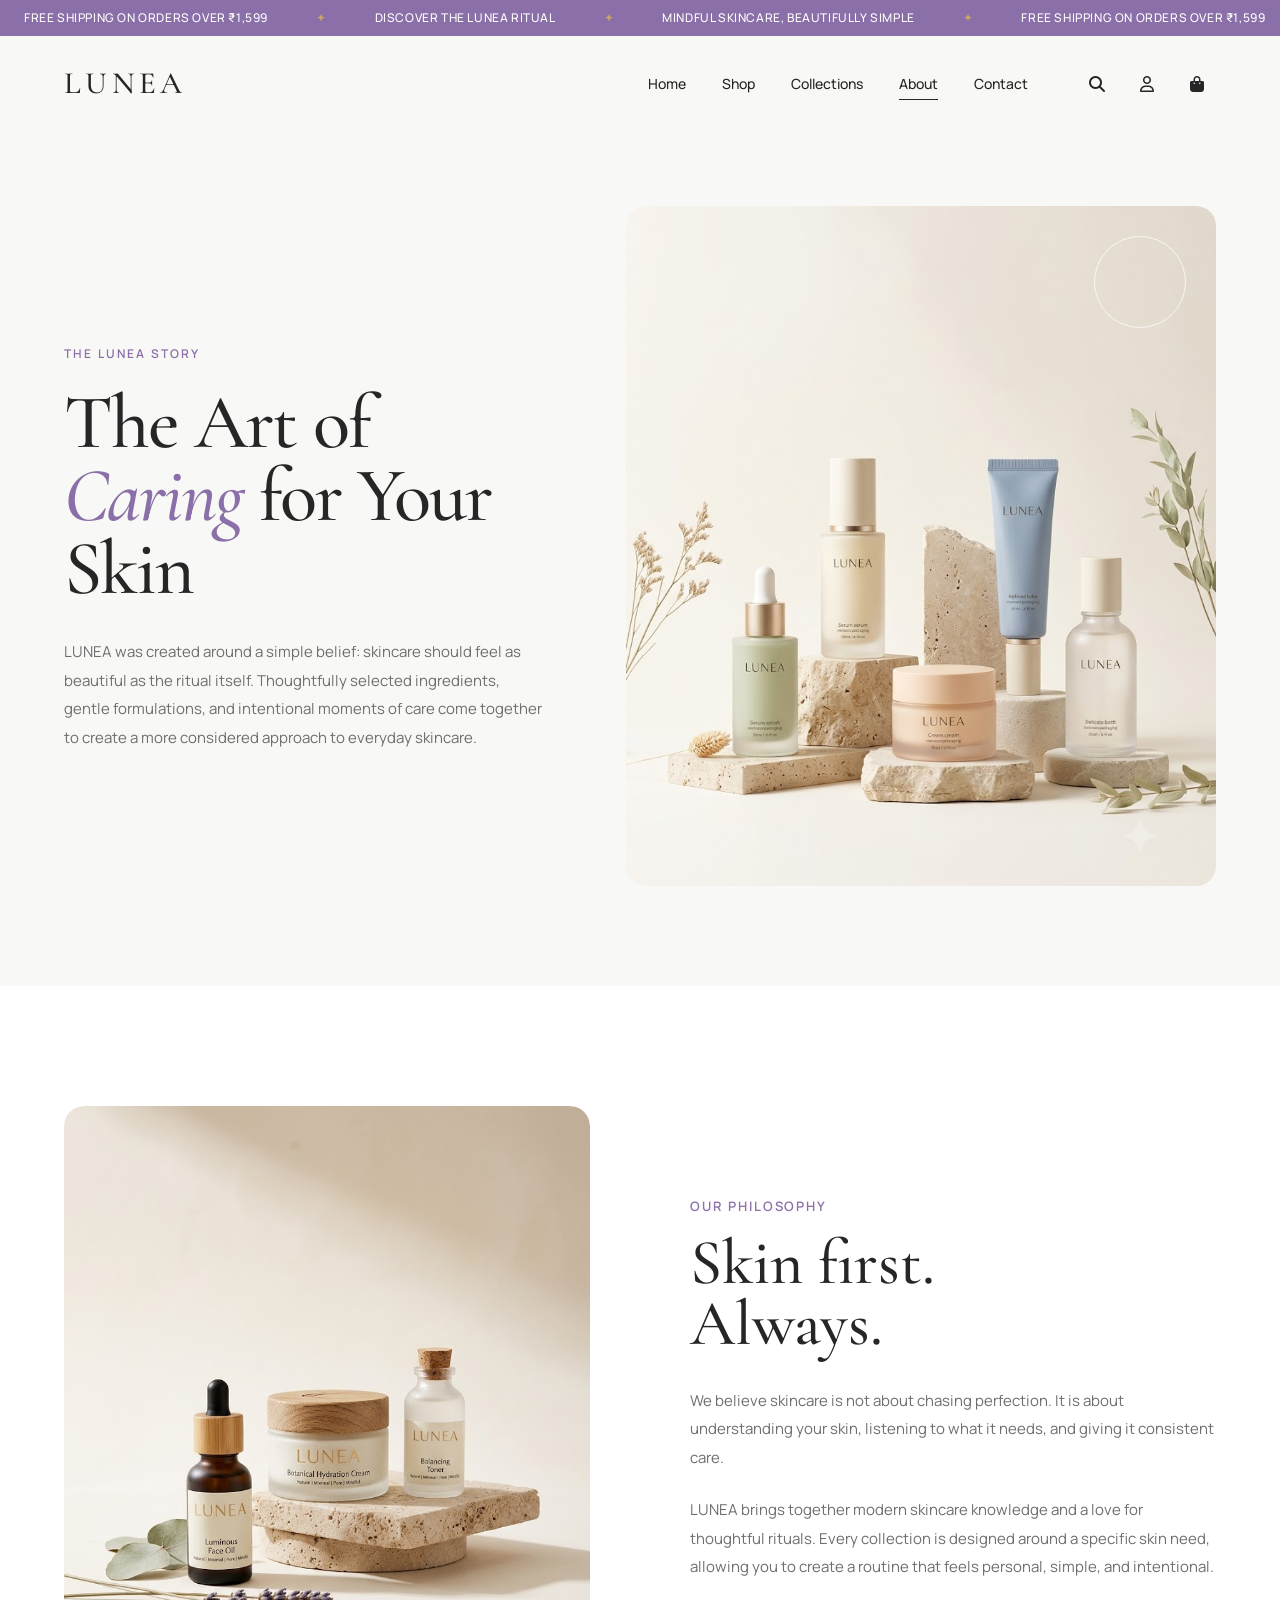
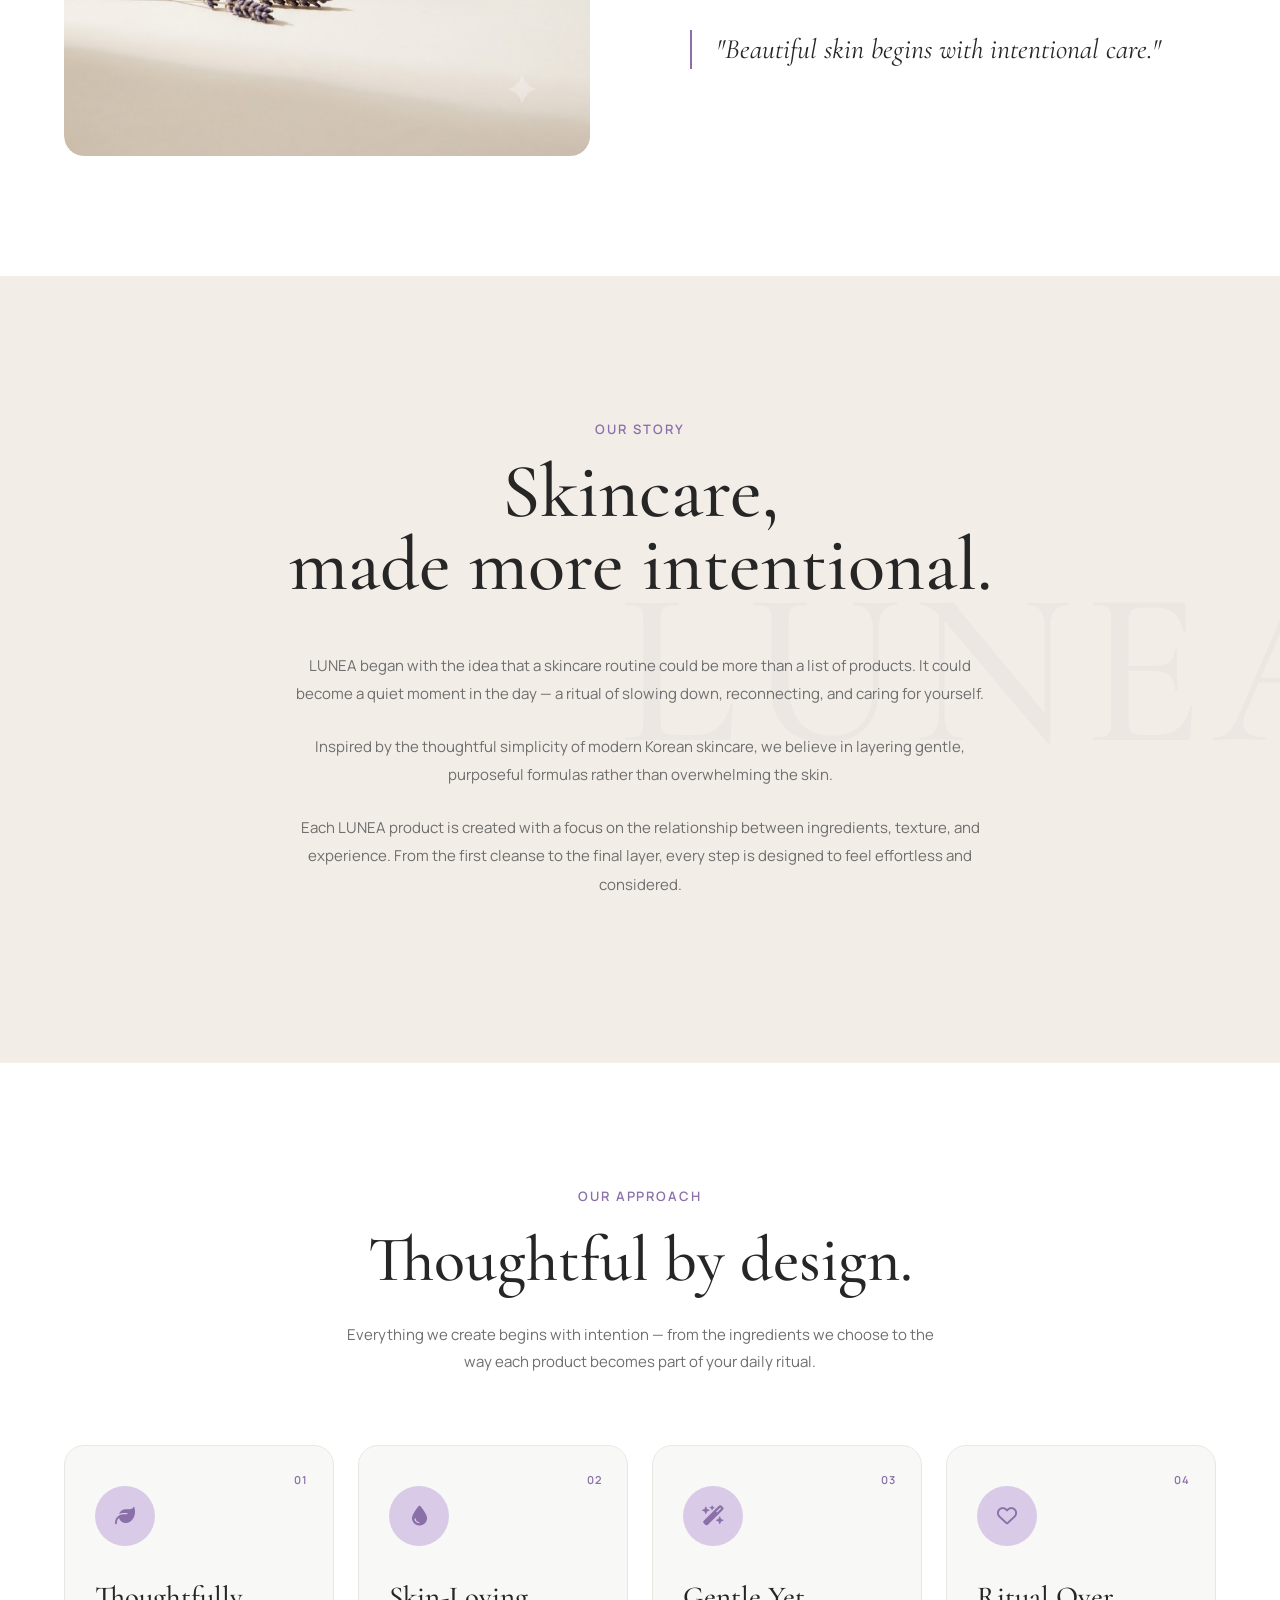
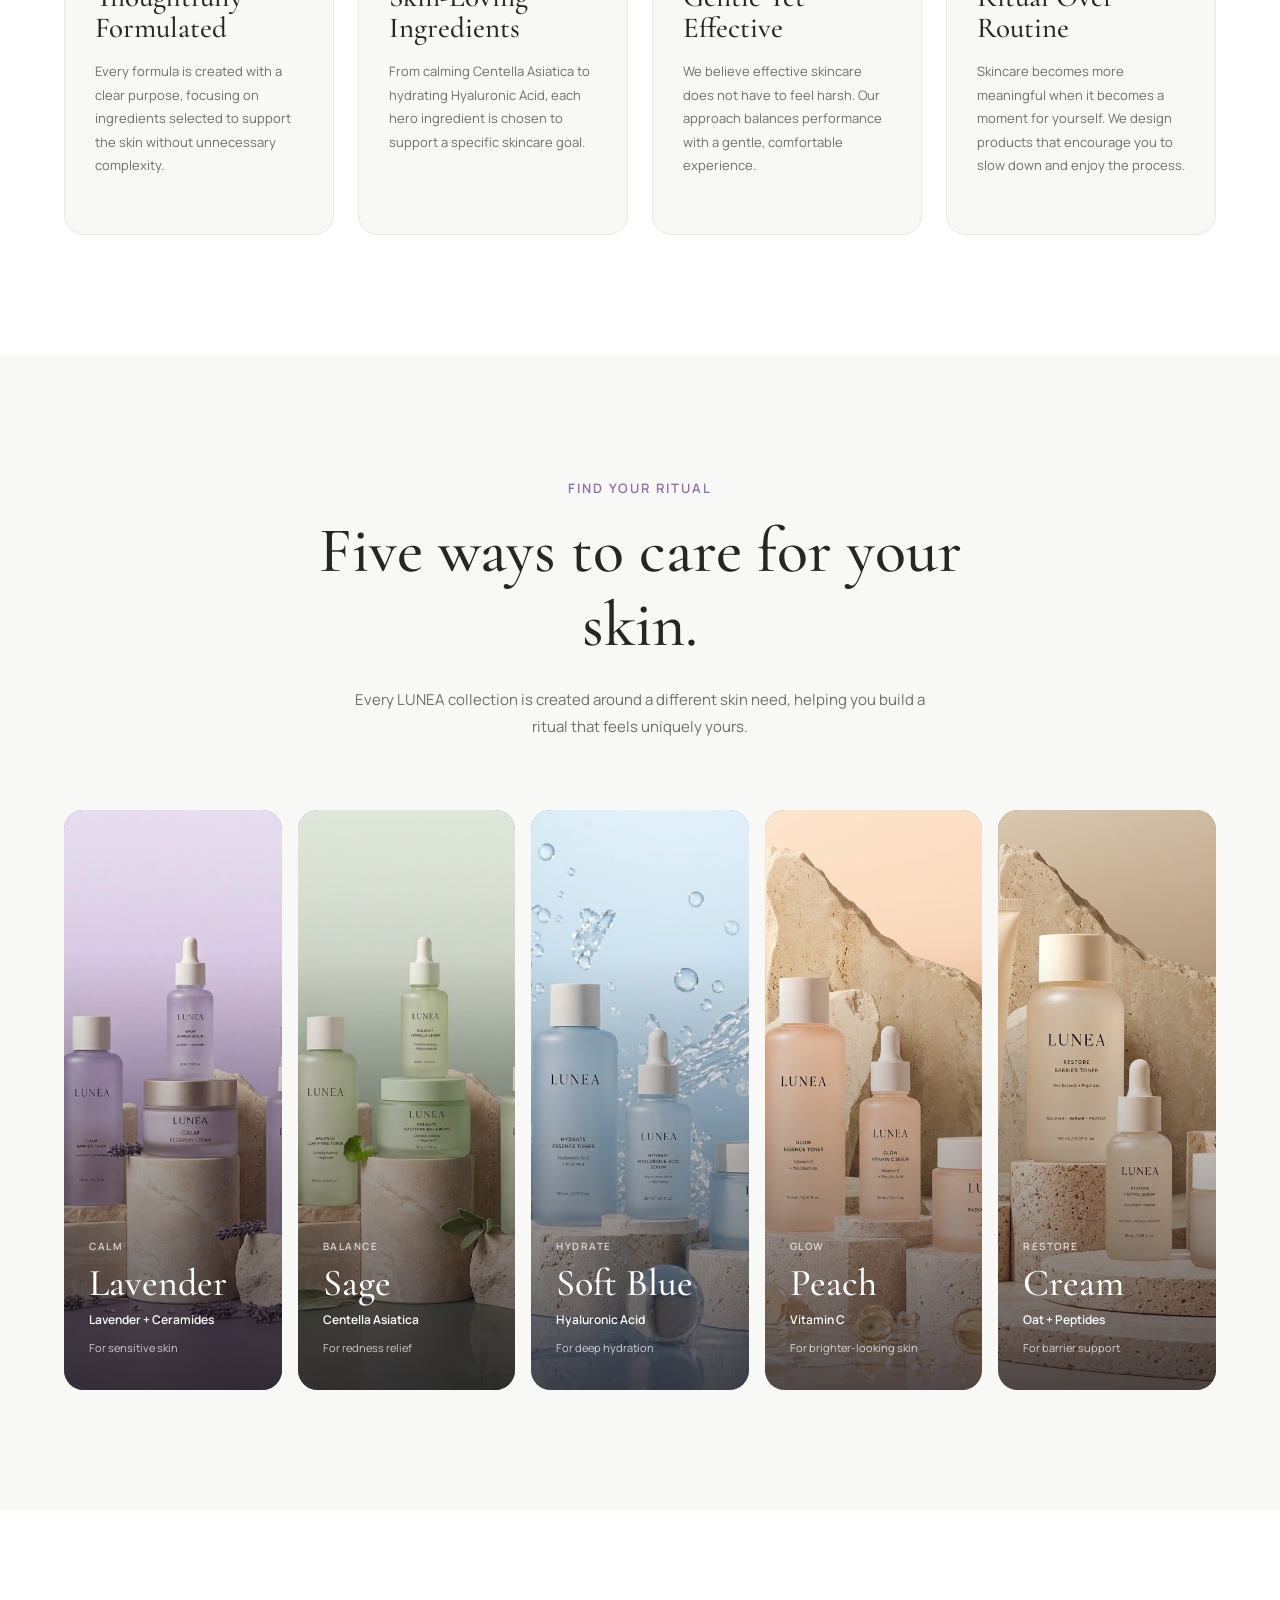
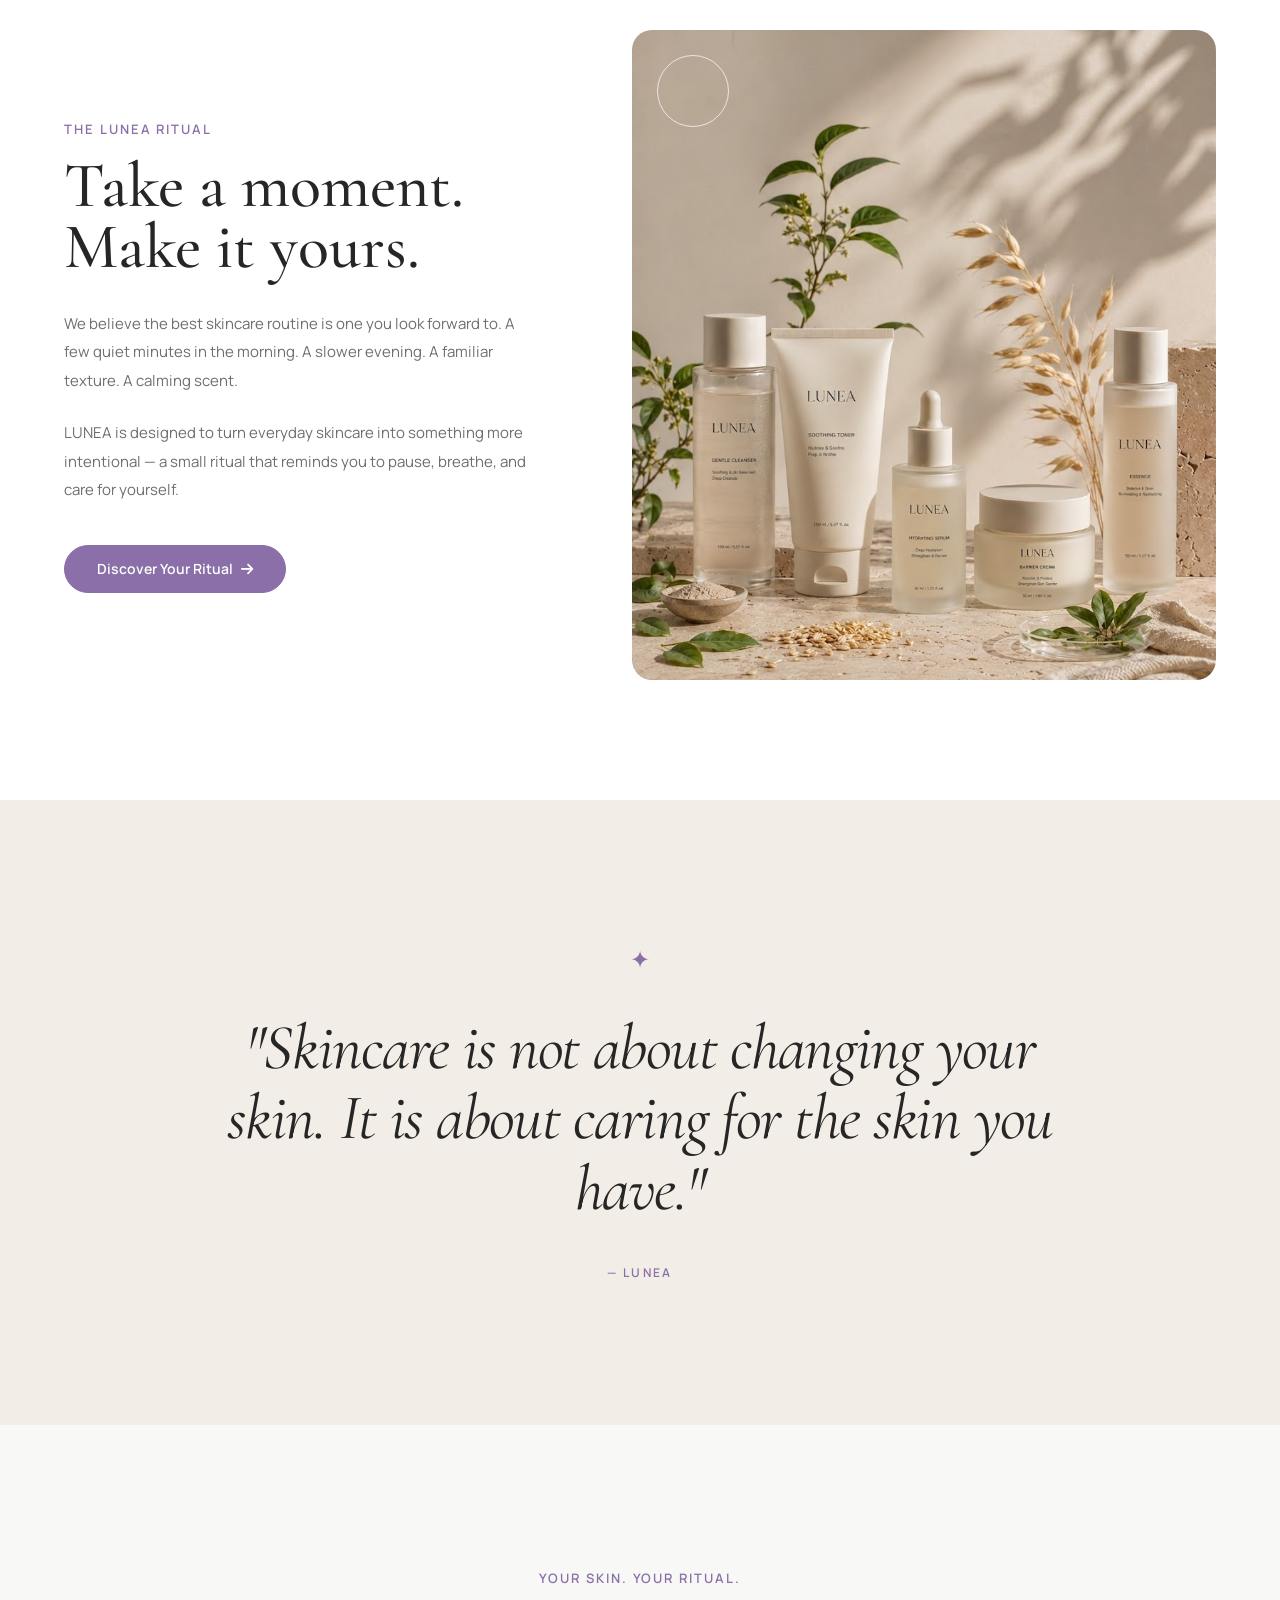
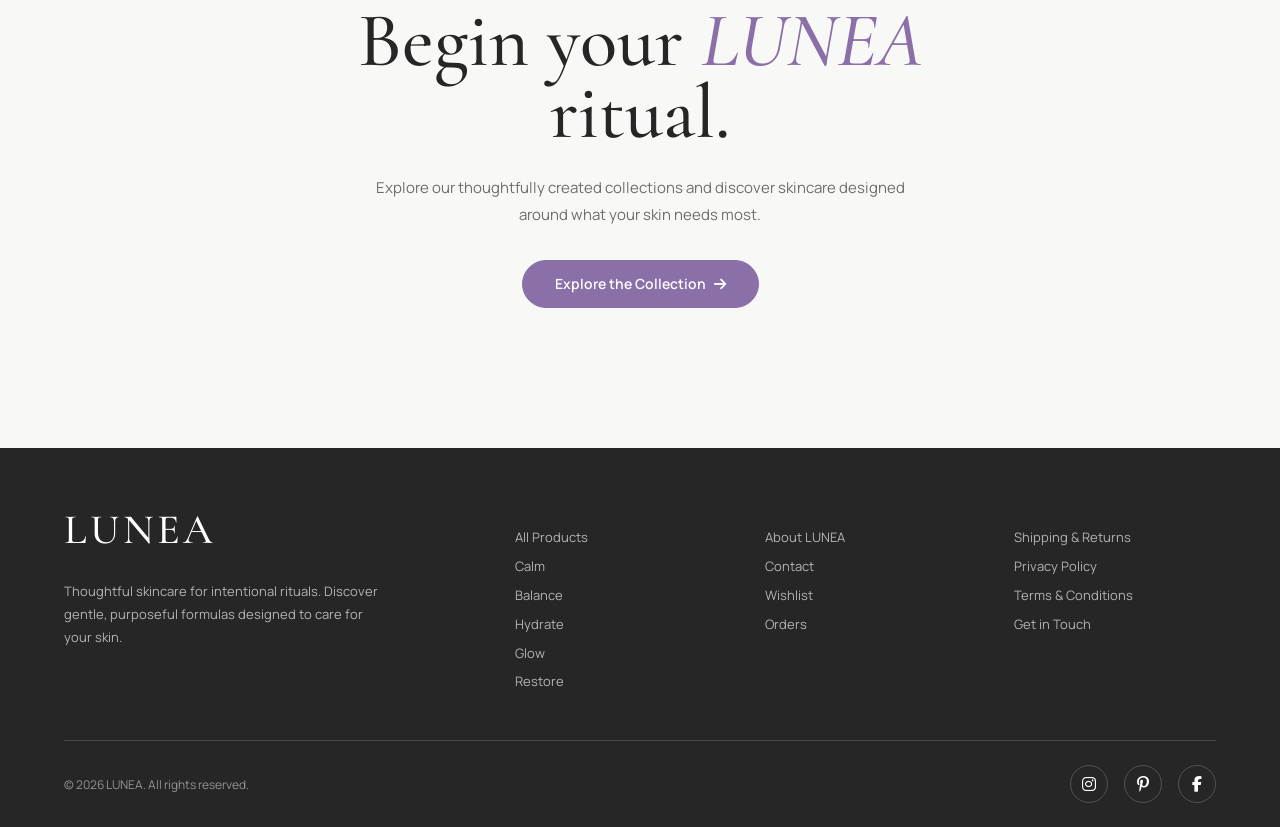
<file: about.html>
<!DOCTYPE html>
<html lang="en">

<head>

    <!-- =====================================================
         META
    ====================================================== -->

    <meta charset="UTF-8">

    <meta
        name="viewport"
        content="width=device-width, initial-scale=1.0"
    >

    <meta
        name="description"
        content="Discover the story, philosophy, and skincare rituals behind LUNEA — a premium skincare brand inspired by thoughtful ingredients and intentional care."
    >

    <meta
        name="keywords"
        content="LUNEA, premium skincare, Korean skincare, skincare ritual, beauty, skincare collections"
    >

    <meta
        name="author"
        content="LUNEA"
    >


    <!-- =====================================================
         PAGE TITLE
    ====================================================== -->

    <title>About Us | LUNEA</title>


    <!-- =====================================================
         GOOGLE FONTS
    ====================================================== -->

    <link
        rel="preconnect"
        href="https://fonts.googleapis.com"
    >

    <link
        rel="preconnect"
        href="https://fonts.gstatic.com"
        crossorigin
    >

    <link
        href="https://fonts.googleapis.com/css2?family=Cormorant+Garamond:wght@400;500;600&family=Manrope:wght@400;500;600;700&display=swap"
        rel="stylesheet"
    >


    <!-- =====================================================
         FONT AWESOME
    ====================================================== -->

    <link
        rel="stylesheet"
        href="https://cdnjs.cloudflare.com/ajax/libs/font-awesome/6.5.2/css/all.min.css"
    >


    <!-- =====================================================
         MAIN CSS
    ====================================================== -->

    <link rel="stylesheet" href="CSS/style.css">

    <link rel="stylesheet" href="CSS/about.css">

</head>


<body>


        <!--  ANNOUNCEMENT BAR -->

    <div class="announcement-bar">

        <div class="announcement-track">

            <span>
                FREE SHIPPING ON ORDERS OVER ₹1,599
            </span>

            <span class="announcement-dot">
                ✦
            </span>

            <span>
                DISCOVER THE LUNEA RITUAL
            </span>

            <span class="announcement-dot">
                ✦
            </span>

            <span>
                MINDFUL SKINCARE, BEAUTIFULLY SIMPLE
            </span>

            <span class="announcement-dot">
                ✦
            </span>


            <!-- Duplicate for seamless animation -->

            <span>
                FREE SHIPPING ON ORDERS OVER ₹1,599
            </span>

            <span class="announcement-dot">
                ✦
            </span>

            <span>
                DISCOVER THE LUNEA RITUAL
            </span>

            <span class="announcement-dot">
                ✦
            </span>

            <span>
                MINDFUL SKINCARE, BEAUTIFULLY SIMPLE
            </span>

            <span class="announcement-dot">
                ✦
            </span>

        </div>

    </div>



    <!-- =====================================================
         HEADER
    ====================================================== -->

    <header class="header">

        <nav class="navbar">

            <div class="container">


                <!-- =================================================
                     LOGO
                ================================================== -->

                <a
                    href="index.html"
                    class="logo"
                    aria-label="LUNEA Home"
                >
                    LUNEA
                </a>



                <!-- =================================================
                     MAIN NAVIGATION
                ================================================== -->

                <div class="nav-links">

                    <a href="index.html">
                        Home
                    </a>

                    <a href="products.html">
                        Shop
                    </a>

                    <a href="products.html">
                        Collections
                    </a>

                    <a
                        href="about.html"
                        class="active"
                    >
                        About
                    </a>

                    <a href="contact.html">
                        Contact
                    </a>

                </div>



                <!-- =================================================
                     NAVIGATION ACTIONS
                ================================================== -->

                <div class="nav-actions">


                    <!-- SEARCH -->

                    <a
                        href="#"
                        class="nav-icon"
                        aria-label="Search"
                    >

                        <i class="fa-solid fa-magnifying-glass"></i>

                    </a>



                    <!-- ACCOUNT DROPDOWN -->

                    <div class="account-dropdown">

                        <button
                            type="button"
                            class="nav-icon account-toggle"
                            aria-label="Account"
                            aria-expanded="false"
                        >

                            <i class="fa-regular fa-user"></i>

                        </button>



                        <!-- ACCOUNT MENU -->

                        <div class="account-menu">


                            <!-- ORDERS -->

                            <a href="orders.html">

                                <i class="fa-solid fa-box"></i>

                                <span>
                                    Orders
                                </span>

                            </a>



                            <!-- MY ACCOUNT -->

                            <a href="account.html">

                                <i class="fa-regular fa-user"></i>

                                <span>
                                    My Account
                                </span>

                            </a>



                            <!-- WISHLIST -->

                            <a href="wishlist.html">

                                <i class="fa-regular fa-heart"></i>

                                <span>
                                    Wishlist
                                </span>

                            </a>

                        </div>

                    </div>

                    <!-- CART -->

                    <a
                        href="cart.html"
                        class="nav-icon"
                        aria-label="Shopping Cart"
                    >

                        <i class="fa-solid fa-bag-shopping"></i>

                    </a>

                </div>



                <!-- =================================================
                     MOBILE MENU TOGGLE
                ================================================== -->

                <button
                    type="button"
                    class="menu-toggle"
                    aria-label="Open navigation menu"
                    aria-expanded="false"
                >

                    <span></span>

                    <span></span>

                    <span></span>

                </button>

            </div>

        </nav>

    </header>



    <!-- =====================================================
         MAIN CONTENT
    ====================================================== -->

    <main>


        <!-- =================================================
             ABOUT HERO
        ================================================== -->

        <section class="about-hero">

            <div class="container">

                <div class="about-hero-content">


                    <!-- Hero Label -->

                    <span class="about-eyebrow">
                        THE LUNEA STORY
                    </span>


                    <!-- Hero Heading -->

                    <h1 class="about-hero-title">

                        The Art of
                        <em>Caring</em>
                        for Your Skin

                    </h1>


                    <!-- Hero Description -->

                    <p class="about-hero-description">

                        LUNEA was created around a simple belief:
                        skincare should feel as beautiful as the
                        ritual itself. Thoughtfully selected
                        ingredients, gentle formulations, and
                        intentional moments of care come together
                        to create a more considered approach to
                        everyday skincare.

                    </p>

                </div>



                <!-- Hero Image -->

                <div class="about-hero-image">

                    <img
                        src="images/about/about-hero.jpg"
                        alt="LUNEA skincare products arranged in an elegant editorial setting"
                    >

                </div>

            </div>

        </section>



        <!-- =================================================
             PHILOSOPHY SECTION
        ================================================== -->

        <section class="about-philosophy">

            <div class="container">

                <div class="about-philosophy-grid">


                    <!-- Philosophy Image -->

                    <div class="about-philosophy-image">

                        <img
                            src="images/about/about-philosophy.jpg"
                            alt="Minimal natural skincare arrangement representing the LUNEA philosophy"
                        >

                    </div>



                    <!-- Philosophy Content -->

                    <div class="about-philosophy-content">

                        <span class="section-tag">
                            OUR PHILOSOPHY
                        </span>

                        <h2 class="section-title">

                            Skin first.
                            <br>
                            Always.

                        </h2>

                        <p class="about-text">

                            We believe skincare is not about chasing
                            perfection. It is about understanding your
                            skin, listening to what it needs, and giving
                            it consistent care.

                        </p>

                        <p class="about-text">

                            LUNEA brings together modern skincare
                            knowledge and a love for thoughtful rituals.
                            Every collection is designed around a
                            specific skin need, allowing you to create
                            a routine that feels personal, simple,
                            and intentional.

                        </p>

                        <blockquote class="about-quote">

                            "Beautiful skin begins with intentional care."

                        </blockquote>

                    </div>

                </div>

            </div>

        </section>



        <!-- =================================================
             THE LUNEA STORY
        ================================================== -->

        <section class="about-story">

            <div class="container">

                <div class="about-story-content">


                    <!-- Story Label -->

                    <span class="section-tag">
                        OUR STORY
                    </span>


                    <!-- Story Heading -->

                    <h2 class="section-title">

                        Skincare,
                        <br>
                        made more intentional.

                    </h2>


                    <!-- Story Text -->

                    <div class="about-story-text">

                        <p>

                            LUNEA began with the idea that a skincare
                            routine could be more than a list of products.
                            It could become a quiet moment in the day —
                            a ritual of slowing down, reconnecting, and
                            caring for yourself.

                        </p>

                        <p>

                            Inspired by the thoughtful simplicity of
                            modern Korean skincare, we believe in
                            layering gentle, purposeful formulas rather
                            than overwhelming the skin.

                        </p>

                        <p>

                            Each LUNEA product is created with a focus
                            on the relationship between ingredients,
                            texture, and experience. From the first
                            cleanse to the final layer, every step is
                            designed to feel effortless and considered.

                        </p>

                    </div>

                </div>

            </div>

        </section>



        <!-- =================================================
             OUR APPROACH
        ================================================== -->

        <section class="about-approach">

            <div class="container">


                <!-- Section Header -->

                <div class="section-header">

                    <span class="section-tag">
                        OUR APPROACH
                    </span>

                    <h2 class="section-title">
                        Thoughtful by design.
                    </h2>

                    <p class="section-description">

                        Everything we create begins with intention —
                        from the ingredients we choose to the way each
                        product becomes part of your daily ritual.

                    </p>

                </div>



                <!-- Approach Grid -->

                <div class="about-approach-grid">


                    <!-- Approach Card 01 -->

                    <article class="about-approach-card">

                        <span class="about-approach-number">
                            01
                        </span>

                        <div class="about-approach-icon">

                            <i class="fa-solid fa-leaf"></i>

                        </div>

                        <h3>
                            Thoughtfully Formulated
                        </h3>

                        <p>

                            Every formula is created with a clear
                            purpose, focusing on ingredients selected
                            to support the skin without unnecessary
                            complexity.

                        </p>

                    </article>



                    <!-- Approach Card 02 -->

                    <article class="about-approach-card">

                        <span class="about-approach-number">
                            02
                        </span>

                        <div class="about-approach-icon">

                            <i class="fa-solid fa-droplet"></i>

                        </div>

                        <h3>
                            Skin-Loving Ingredients
                        </h3>

                        <p>

                            From calming Centella Asiatica to
                            hydrating Hyaluronic Acid, each hero
                            ingredient is chosen to support a specific
                            skincare goal.

                        </p>

                    </article>



                    <!-- Approach Card 03 -->

                    <article class="about-approach-card">

                        <span class="about-approach-number">
                            03
                        </span>

                        <div class="about-approach-icon">

                            <i class="fa-solid fa-wand-magic-sparkles"></i>

                        </div>

                        <h3>
                            Gentle Yet Effective
                        </h3>

                        <p>

                            We believe effective skincare does not
                            have to feel harsh. Our approach balances
                            performance with a gentle, comfortable
                            experience.

                        </p>

                    </article>



                    <!-- Approach Card 04 -->

                    <article class="about-approach-card">

                        <span class="about-approach-number">
                            04
                        </span>

                        <div class="about-approach-icon">

                            <i class="fa-regular fa-heart"></i>

                        </div>

                        <h3>
                            Ritual Over Routine
                        </h3>

                        <p>

                            Skincare becomes more meaningful when it
                            becomes a moment for yourself. We design
                            products that encourage you to slow down
                            and enjoy the process.

                        </p>

                    </article>

                </div>

            </div>

        </section>



        <!-- =================================================
             COLLECTIONS
        ================================================== -->

        <section class="about-collections">

            <div class="container">


                <!-- Section Header -->

                <div class="section-header">

                    <span class="section-tag">
                        FIND YOUR RITUAL
                    </span>

                    <h2 class="section-title">
                        Five ways to care for your skin.
                    </h2>

                    <p class="section-description">

                        Every LUNEA collection is created around a
                        different skin need, helping you build a ritual
                        that feels uniquely yours.

                    </p>

                </div>



                <!-- Collection Grid -->

                <div class="about-collection-grid">


                    <!-- CALM -->

                    <a
                        href="products.html?collection=calm"
                        class="about-collection-card about-collection-calm"
                    >

                        <div class="about-collection-image">

                            <img
                                src="images/about/about-lavender.jpg"
                                alt="LUNEA Calm Lavender Collection"
                            >

                        </div>

                        <div class="about-collection-content">

                            <span>
                                CALM
                            </span>

                            <h3>
                                Lavender
                            </h3>

                            <p>
                                Lavender + Ceramides
                            </p>

                            <small>
                                For sensitive skin
                            </small>

                        </div>

                    </a>



                    <!-- BALANCE -->

                    <a
                        href="products.html?collection=balance"
                        class="about-collection-card about-collection-balance"
                    >

                        <div class="about-collection-image">

                            <img
                                src="images/about/about-sage.jpg"
                                alt="LUNEA Balance Sage Collection"
                            >

                        </div>

                        <div class="about-collection-content">

                            <span>
                                BALANCE
                            </span>

                            <h3>
                                Sage
                            </h3>

                            <p>
                                Centella Asiatica
                            </p>

                            <small>
                                For redness relief
                            </small>

                        </div>

                    </a>



                    <!-- HYDRATE -->

                    <a
                        href="products.html?collection=hydrate"
                        class="about-collection-card about-collection-hydrate"
                    >

                        <div class="about-collection-image">

                            <img
                                src="images/about/about-soft-blue.jpg"
                                alt="LUNEA Hydrate Soft Blue Collection"
                            >

                        </div>

                        <div class="about-collection-content">

                            <span>
                                HYDRATE
                            </span>

                            <h3>
                                Soft Blue
                            </h3>

                            <p>
                                Hyaluronic Acid
                            </p>

                            <small>
                                For deep hydration
                            </small>

                        </div>

                    </a>



                    <!-- GLOW -->

                    <a
                        href="products.html?collection=glow"
                        class="about-collection-card about-collection-glow"
                    >

                        <div class="about-collection-image">

                            <img
                                src="images/about/about-peach.jpg"
                                alt="LUNEA Glow Peach Collection"
                            >

                        </div>

                        <div class="about-collection-content">

                            <span>
                                GLOW
                            </span>

                            <h3>
                                Peach
                            </h3>

                            <p>
                                Vitamin C
                            </p>

                            <small>
                                For brighter-looking skin
                            </small>

                        </div>

                    </a>



                    <!-- RESTORE -->

                    <a
                        href="products.html?collection=restore"
                        class="about-collection-card about-collection-restore"
                    >

                        <div class="about-collection-image">

                            <img
                                src="images/about/about-restore.jpg"
                                alt="LUNEA Restore Cream Collection"
                            >

                        </div>

                        <div class="about-collection-content">

                            <span>
                                RESTORE
                            </span>

                            <h3>
                                Cream
                            </h3>

                            <p>
                                Oat + Peptides
                            </p>

                            <small>
                                For barrier support
                            </small>

                        </div>

                    </a>

                </div>

            </div>

        </section>



        <!-- =================================================
             LUNEA RITUAL
        ================================================== -->

        <section class="about-ritual">

            <div class="container">

                <div class="about-ritual-grid">


                    <!-- Ritual Content -->

                    <div class="about-ritual-content">

                        <span class="section-tag">
                            THE LUNEA RITUAL
                        </span>

                        <h2 class="section-title">

                            Take a moment.
                            <br>
                            Make it yours.

                        </h2>

                        <p class="about-text">

                            We believe the best skincare routine is
                            one you look forward to. A few quiet minutes
                            in the morning. A slower evening. A familiar
                            texture. A calming scent.

                        </p>

                        <p class="about-text">

                            LUNEA is designed to turn everyday skincare
                            into something more intentional — a small
                            ritual that reminds you to pause, breathe,
                            and care for yourself.

                        </p>


                        <a
                            href="products.html"
                            class="btn btn-primary"
                        >

                            Discover Your Ritual

                            <i class="fa-solid fa-arrow-right"></i>

                        </a>

                    </div>



                    <!-- Ritual Image -->

                    <div class="about-ritual-image">

                        <img
                            src="images/about/about-ritual.jpg"
                            alt="LUNEA skincare ritual with elegant skincare products"
                        >

                    </div>

                </div>

            </div>

        </section>



        <!-- =================================================
             BRAND STATEMENT
        ================================================== -->

        <section class="about-statement">

            <div class="container">

                <div class="about-statement-content">

                    <span class="about-statement-mark">
                        ✦
                    </span>

                    <blockquote>

                        "Skincare is not about changing
                        your skin. It is about caring
                        for the skin you have."

                    </blockquote>

                    <span class="about-statement-brand">
                        — LUNEA
                    </span>

                </div>

            </div>

        </section>



        <!-- =================================================
             FINAL CTA
        ================================================== -->

        <section class="about-cta">

            <div class="container">

                <div class="about-cta-content">

                    <span class="section-tag">
                        YOUR SKIN. YOUR RITUAL.
                    </span>

                    <h2 class="section-title">

                        Begin your
                        <em>LUNEA</em>
                        ritual.

                    </h2>

                    <p class="section-description">

                        Explore our thoughtfully created collections
                        and discover skincare designed around what
                        your skin needs most.

                    </p>

                    <a
                        href="products.html"
                        class="btn btn-primary"
                    >

                        Explore the Collection

                        <i class="fa-solid fa-arrow-right"></i>

                    </a>

                </div>

            </div>

        </section>

    </main>



    <!-- =====================================================
         FOOTER
    ====================================================== -->

    <footer class="footer">

        <div class="container">


            <!-- Footer Grid -->

            <div class="footer-grid">


                <!-- Brand -->

                <div class="footer-brand">

                    <div class="footer-logo">
                        LUNEA
                    </div>

                    <p class="footer-description">

                        Thoughtful skincare for intentional
                        rituals. Discover gentle, purposeful
                        formulas designed to care for your skin.

                    </p>

                </div>



                <!-- Shop -->

                <div class="footer-column">

                    <h3 class="footer-title">
                        Shop
                    </h3>

                    <div class="footer-links">

                        <a href="products.html">
                            All Products
                        </a>

                        <a href="products.html?collection=calm">
                            Calm
                        </a>

                        <a href="products.html?collection=balance">
                            Balance
                        </a>

                        <a href="products.html?collection=hydrate">
                            Hydrate
                        </a>

                        <a href="products.html?collection=glow">
                            Glow
                        </a>

                        <a href="products.html?collection=restore">
                            Restore
                        </a>

                    </div>

                </div>



                <!-- Explore -->

                <div class="footer-column">

                    <h3 class="footer-title">
                        Explore
                    </h3>

                    <div class="footer-links">

                        <a href="about.html">
                            About LUNEA
                        </a>

                        <a href="contact.html">
                            Contact
                        </a>

                        <a href="wishlist.html">
                            Wishlist
                        </a>

                        <a href="orders.html">
                            Orders
                        </a>

                    </div>

                </div>



                <!-- Help -->

                <div class="footer-column">

                    <h3 class="footer-title">
                        Help
                    </h3>

                    <div class="footer-links">

                        <a href="#">
                            Shipping & Returns
                        </a>

                        <a href="#">
                            Privacy Policy
                        </a>

                        <a href="#">
                            Terms & Conditions
                        </a>

                        <a href="contact.html">
                            Get in Touch
                        </a>

                    </div>

                </div>

            </div>



            <!-- Footer Bottom -->

            <div class="footer-bottom">

                <p class="footer-copyright">

                    © 2026 LUNEA. All rights reserved.

                </p>



                <!-- Social Links -->

                <div class="footer-social">

                    <a
                        href="#"
                        aria-label="Instagram"
                    >

                        <i class="fa-brands fa-instagram"></i>

                    </a>

                    <a
                        href="#"
                        aria-label="Pinterest"
                    >

                        <i class="fa-brands fa-pinterest-p"></i>

                    </a>

                    <a
                        href="#"
                        aria-label="Facebook"
                    >

                        <i class="fa-brands fa-facebook-f"></i>

                    </a>

                </div>

            </div>

        </div>

    </footer>



    <!-- =====================================================
         JAVASCRIPT
    ====================================================== -->

    <script src="js/main.js"></script>

</body>

</html>
</file>
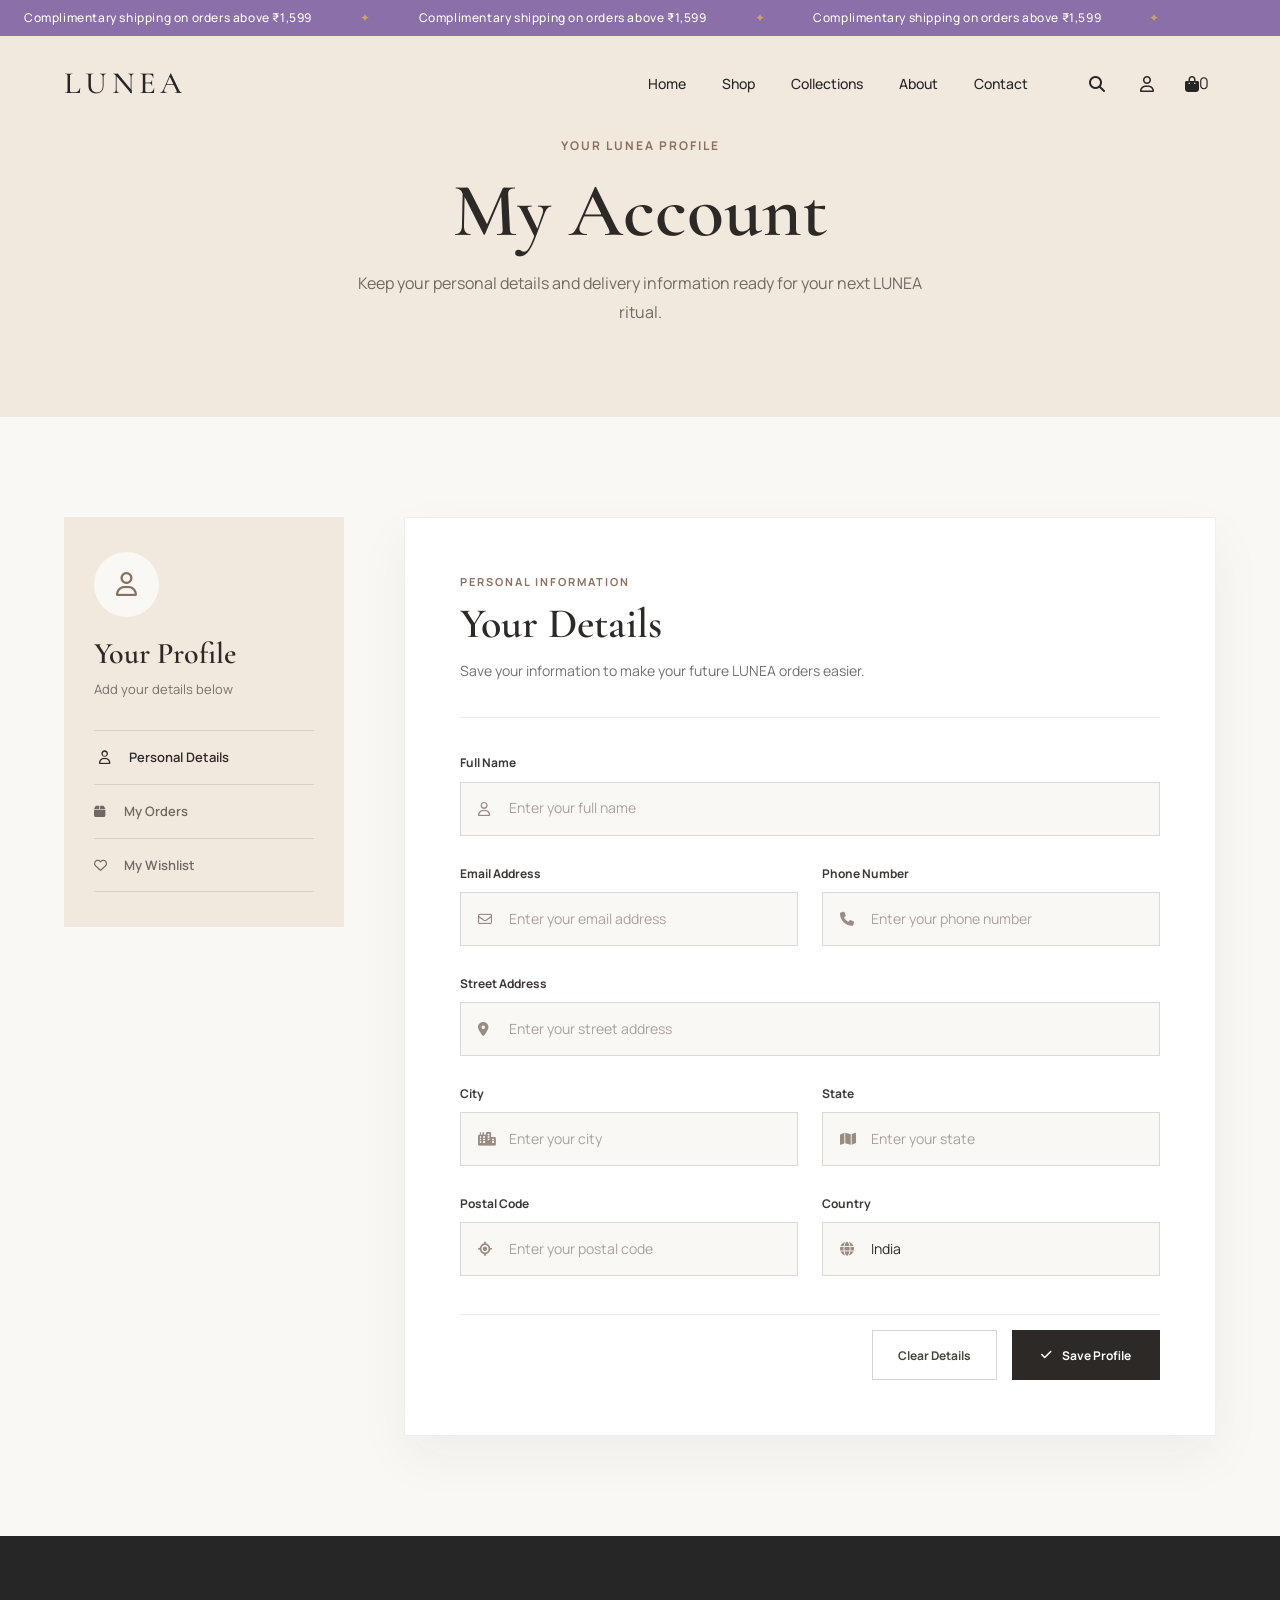
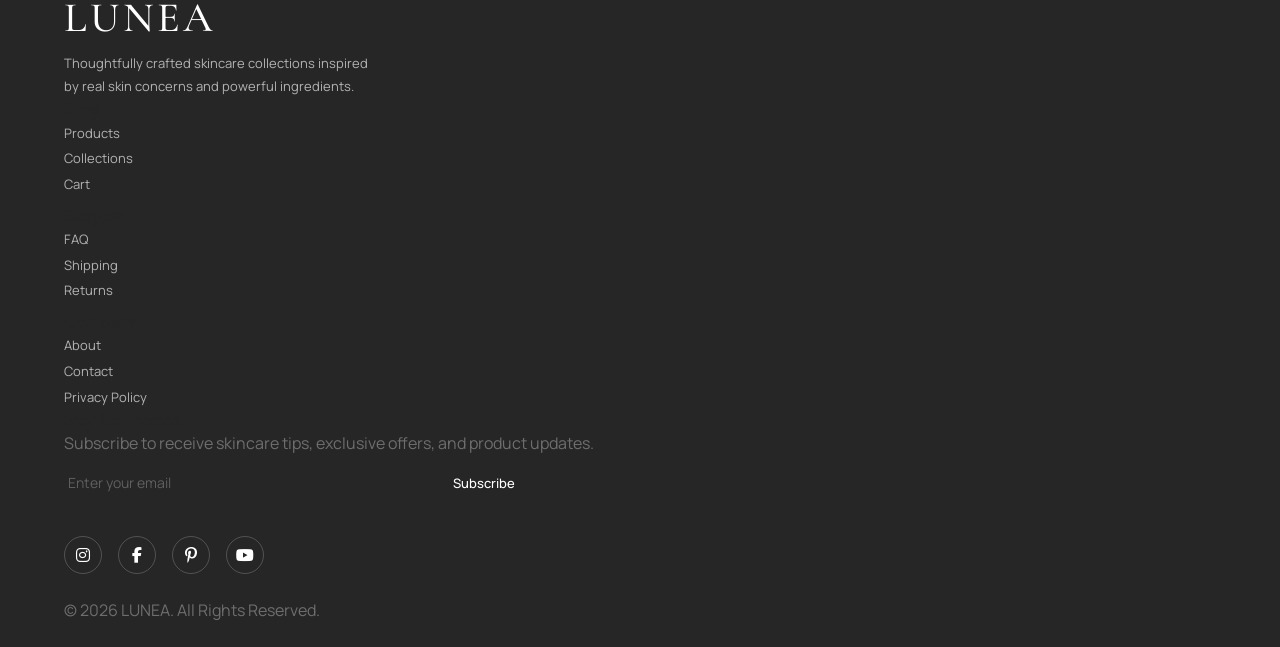
<file: account.html>
<!DOCTYPE html>
<html lang="en">

<head>

    <!-- =========================================
         META INFORMATION
    ========================================== -->

    <meta charset="UTF-8">

    <meta
        name="viewport"
        content="width=device-width, initial-scale=1.0"
    >

    <title>My Account | LUNEA</title>


    <!-- =========================================
         GOOGLE FONTS
    ========================================== -->

    <link rel="preconnect" href="https://fonts.googleapis.com">

    <link
        rel="preconnect"
        href="https://fonts.gstatic.com"
        crossorigin
    >

    <link
        href="https://fonts.googleapis.com/css2?family=Cormorant+Garamond:wght@500;600;700&family=Manrope:wght@400;500;600;700;800&display=swap"
        rel="stylesheet"
    >


    <!-- =========================================
         FONT AWESOME
    ========================================== -->

    <link
        rel="stylesheet"
        href="https://cdnjs.cloudflare.com/ajax/libs/font-awesome/6.7.2/css/all.min.css"
    >


    <!-- =========================================
         CSS FILES
    ========================================== -->

    <link
        rel="stylesheet"
        href="CSS/style.css"
    >

    <link
        rel="stylesheet"
        href="CSS/account.css"
    >

</head>


<body>


    <!-- =========================================
         ANNOUNCEMENT BAR
    ========================================== -->

    <div class="announcement-bar">

        <div class="announcement-track">

            <span>
                Complimentary shipping on orders above ₹1,599
            </span>

            <span class="announcement-dot">
                ✦
            </span>

            <span>
                Complimentary shipping on orders above ₹1,599
            </span>

            <span class="announcement-dot">
                ✦
            </span>

            <span>
                Complimentary shipping on orders above ₹1,599
            </span>

            <span class="announcement-dot">
                ✦
            </span>

        </div>

    </div>


    <!-- =========================================
         HEADER
    ========================================== -->

    <header class="header">

        <nav
            class="navbar"
            aria-label="Primary Navigation"
        >

            <div class="container">


                <!-- LOGO -->

                <a
                    href="index.html"
                    class="logo"
                >
                    LUNEA
                </a>


                <!-- NAVIGATION LINKS -->

                <ul class="nav-links">

                    <li>
                        <a href="index.html">
                            Home
                        </a>
                    </li>

                    <li>
                        <a href="products.html">
                            Shop
                        </a>
                    </li>

                    <li>
                        <a href="index.html#collections">
                            Collections
                        </a>
                    </li>

                    <li>
                        <a href="about.html">
                            About
                        </a>
                    </li>

                    <li>
                        <a href="contact.html">
                            Contact
                        </a>
                    </li>

                </ul>


                <!-- =========================================
                     NAVIGATION ACTIONS
                ========================================== -->

                <div class="nav-actions">


                    <!-- SEARCH -->

                    <div class="search-container">

                        <button
                            type="button"
                            class="nav-icon search-toggle"
                            aria-label="Open Search"
                            aria-expanded="false"
                        >

                            <i class="fa-solid fa-magnifying-glass"></i>

                        </button>

                    </div>


                    <!-- ACCOUNT -->

                    <div class="account-dropdown">

                        <button
                            type="button"
                            class="nav-icon account-toggle"
                            aria-label="Account"
                            aria-expanded="false"
                        >

                            <i class="fa-regular fa-user"></i>

                        </button>


                        <!-- ACCOUNT MENU -->

                        <div class="account-menu">

                            <a
                                href="account.html"
                                class="active"
                            >

                                <i class="fa-regular fa-user"></i>

                                <span>
                                    My Account
                                </span>

                            </a>


                            <a href="orders.html">

                                <i class="fa-solid fa-box"></i>

                                <span>
                                    Orders
                                </span>

                            </a>


                            <a href="wishlist.html">

                                <i class="fa-regular fa-heart"></i>

                                <span>
                                    Wishlist
                                </span>

                            </a>

                        </div>

                    </div>


                    <!-- CART -->

                    <a
                        href="cart.html"
                        class="nav-icon"
                        aria-label="Shopping Cart"
                    >

                        <i class="fa-solid fa-bag-shopping"></i>

                        <span
                            class="cart-count"
                            id="cartCount"
                        >
                            0
                        </span>

                    </a>

                </div>

            </div>

        </nav>

    </header>


    <!-- =========================================
         SEARCH OVERLAY
    ========================================== -->

    <div
        class="search-overlay"
        id="searchOverlay"
    >

        <div class="search-overlay-inner">


            <!-- SEARCH HEADER -->

            <div class="search-header">

                <span class="search-label">
                    SEARCH LUNEA
                </span>

                <button
                    type="button"
                    class="search-close"
                    id="searchClose"
                    aria-label="Close Search"
                >

                    <i class="fa-solid fa-xmark"></i>

                </button>

            </div>


            <!-- SEARCH INPUT -->

            <div class="search-input-wrapper">

                <i class="fa-solid fa-magnifying-glass"></i>

                <input
                    type="text"
                    id="searchInput"
                    placeholder="Search products, collections, ingredients..."
                    autocomplete="off"
                >

                <button
                    type="button"
                    class="search-clear"
                    id="searchClear"
                    aria-label="Clear Search"
                >

                    <i class="fa-solid fa-xmark"></i>

                </button>

            </div>


            <!-- SEARCH SUGGESTIONS -->

            <div
                class="search-suggestions"
                id="searchSuggestions"
            >

                <p class="search-suggestions-title">
                    Popular Searches
                </p>

                <div class="search-tags">

                    <button
                        type="button"
                        data-search="Hydrating Serum"
                    >
                        Hydrating Serum
                    </button>

                    <button
                        type="button"
                        data-search="Vitamin C"
                    >
                        Vitamin C
                    </button>

                    <button
                        type="button"
                        data-search="Calm Collection"
                    >
                        Calm Collection
                    </button>

                    <button
                        type="button"
                        data-search="Hyaluronic Acid"
                    >
                        Hyaluronic Acid
                    </button>

                </div>

            </div>


            <!-- SEARCH RESULTS -->

            <div
                class="search-results"
                id="searchResults"
            ></div>


            <!-- NO RESULTS -->

            <div
                class="search-no-results"
                id="searchNoResults"
            >

                <i class="fa-solid fa-magnifying-glass"></i>

                <h3>
                    No results found
                </h3>

                <p>
                    Try searching for another product, collection, or ingredient.
                </p>

            </div>

        </div>

    </div>


    <!-- =========================================
         MAIN CONTENT
    ========================================== -->

    <main>


        <!-- =========================================
             ACCOUNT HERO
        ========================================== -->

        <section class="account-hero">

            <div class="container">

                <div class="account-hero-content">

                    <span class="account-eyebrow">
                        YOUR LUNEA PROFILE
                    </span>

                    <h1>
                        My Account
                    </h1>

                    <p>
                        Keep your personal details and delivery information
                        ready for your next LUNEA ritual.
                    </p>

                </div>

            </div>

        </section>


        <!-- =========================================
             ACCOUNT CONTENT
        ========================================== -->

        <section class="account-section">

            <div class="container">

                <div class="account-layout">


                    <!-- =================================
                         ACCOUNT SIDEBAR
                    ================================== -->

                    <aside class="account-sidebar">

                        <div class="account-sidebar-icon">

                            <i class="fa-regular fa-user"></i>

                        </div>

                        <h2 id="profileNameDisplay">
                            Your Profile
                        </h2>

                        <p id="profileEmailDisplay">
                            Add your details below
                        </p>


                        <nav class="account-sidebar-nav">

                            <a
                                href="account.html"
                                class="account-sidebar-link active"
                            >

                                <i class="fa-regular fa-user"></i>

                                <span>
                                    Personal Details
                                </span>

                            </a>


                            <a
                                href="orders.html"
                                class="account-sidebar-link"
                            >

                                <i class="fa-solid fa-box"></i>

                                <span>
                                    My Orders
                                </span>

                            </a>


                            <a
                                href="wishlist.html"
                                class="account-sidebar-link"
                            >

                                <i class="fa-regular fa-heart"></i>

                                <span>
                                    My Wishlist
                                </span>

                            </a>

                        </nav>

                    </aside>


                    <!-- =================================
                         PROFILE FORM
                    ================================== -->

                    <div class="account-main">


                        <!-- PROFILE HEADER -->

                        <div class="account-card-header">

                            <div>

                                <span class="account-section-label">
                                    PERSONAL INFORMATION
                                </span>

                                <h2>
                                    Your Details
                                </h2>

                                <p>
                                    Save your information to make your
                                    future LUNEA orders easier.
                                </p>

                            </div>

                        </div>


                        <!-- PROFILE FORM -->

                        <form
                            id="profileForm"
                            class="profile-form"
                        >


                            <!-- FULL NAME -->

                            <div class="form-group full-width">

                                <label for="fullName">
                                    Full Name
                                </label>

                                <div class="input-wrapper">

                                    <i class="fa-regular fa-user"></i>

                                    <input
                                        type="text"
                                        id="fullName"
                                        name="fullName"
                                        placeholder="Enter your full name"
                                        autocomplete="name"
                                        required
                                    >

                                </div>

                            </div>


                            <!-- EMAIL -->

                            <div class="form-group">

                                <label for="email">
                                    Email Address
                                </label>

                                <div class="input-wrapper">

                                    <i class="fa-regular fa-envelope"></i>

                                    <input
                                        type="email"
                                        id="email"
                                        name="email"
                                        placeholder="Enter your email address"
                                        autocomplete="email"
                                        required
                                    >

                                </div>

                            </div>


                            <!-- PHONE -->

                            <div class="form-group">

                                <label for="phone">
                                    Phone Number
                                </label>

                                <div class="input-wrapper">

                                    <i class="fa-solid fa-phone"></i>

                                    <input
                                        type="tel"
                                        id="phone"
                                        name="phone"
                                        placeholder="Enter your phone number"
                                        autocomplete="tel"
                                        required
                                    >

                                </div>

                            </div>


                            <!-- ADDRESS -->

                            <div class="form-group full-width">

                                <label for="address">
                                    Street Address
                                </label>

                                <div class="input-wrapper">

                                    <i class="fa-solid fa-location-dot"></i>

                                    <input
                                        type="text"
                                        id="address"
                                        name="address"
                                        placeholder="Enter your street address"
                                        autocomplete="street-address"
                                        required
                                    >

                                </div>

                            </div>


                            <!-- CITY -->

                            <div class="form-group">

                                <label for="city">
                                    City
                                </label>

                                <div class="input-wrapper">

                                    <i class="fa-solid fa-city"></i>

                                    <input
                                        type="text"
                                        id="city"
                                        name="city"
                                        placeholder="Enter your city"
                                        autocomplete="address-level2"
                                        required
                                    >

                                </div>

                            </div>


                            <!-- STATE -->

                            <div class="form-group">

                                <label for="state">
                                    State
                                </label>

                                <div class="input-wrapper">

                                    <i class="fa-solid fa-map"></i>

                                    <input
                                        type="text"
                                        id="state"
                                        name="state"
                                        placeholder="Enter your state"
                                        autocomplete="address-level1"
                                        required
                                    >

                                </div>

                            </div>


                            <!-- POSTAL CODE -->

                            <div class="form-group">

                                <label for="postalCode">
                                    Postal Code
                                </label>

                                <div class="input-wrapper">

                                    <i class="fa-solid fa-location-crosshairs"></i>

                                    <input
                                        type="text"
                                        id="postalCode"
                                        name="postalCode"
                                        placeholder="Enter your postal code"
                                        autocomplete="postal-code"
                                        required
                                    >

                                </div>

                            </div>


                            <!-- COUNTRY -->

                            <div class="form-group">

                                <label for="country">
                                    Country
                                </label>

                                <div class="input-wrapper">

                                    <i class="fa-solid fa-globe"></i>

                                    <input
                                        type="text"
                                        id="country"
                                        name="country"
                                        placeholder="Enter your country"
                                        autocomplete="country-name"
                                        value="India"
                                        required
                                    >

                                </div>

                            </div>


                            <!-- FORM ACTIONS -->

                            <div class="profile-form-actions">

                                <button
                                    type="button"
                                    id="clearProfile"
                                    class="btn-secondary"
                                >
                                    Clear Details
                                </button>

                                <button
                                    type="submit"
                                    class="btn-primary"
                                >
                                    <i class="fa-solid fa-check"></i>

                                    Save Profile
                                </button>

                            </div>

                        </form>


                        <!-- SUCCESS MESSAGE -->

                        <div
                            class="profile-success"
                            id="profileSuccess"
                            role="status"
                            aria-live="polite"
                        >

                            <i class="fa-solid fa-circle-check"></i>

                            <span>
                                Your profile has been saved successfully.
                            </span>

                        </div>

                    </div>

                </div>

            </div>

        </section>

    </main>


    <!-- =========================================
         FOOTER
    ========================================== -->

    <footer class="footer">

        <div class="container">

            <div class="footer-top">


                <!-- BRAND -->

                <div class="footer-brand">

                    <a
                        href="index.html"
                        class="footer-logo"
                    >
                        LUNEA
                    </a>

                    <p class="footer-description">
                        Thoughtfully crafted skincare collections inspired by
                        real skin concerns and powerful ingredients.
                    </p>

                </div>


                <!-- FOOTER LINKS -->

                <div class="footer-links">


                    <!-- SHOP -->

                    <div class="footer-column">

                        <h3>
                            Shop
                        </h3>

                        <ul>

                            <li>
                                <a href="products.html">
                                    Products
                                </a>
                            </li>

                            <li>
                                <a href="index.html#collections">
                                    Collections
                                </a>
                            </li>

                            <li>
                                <a href="cart.html">
                                    Cart
                                </a>
                            </li>

                        </ul>

                    </div>


                    <!-- SUPPORT -->

                    <div class="footer-column">

                        <h3>
                            Support
                        </h3>

                        <ul>

                            <li>
                                <a href="#">
                                    FAQ
                                </a>
                            </li>

                            <li>
                                <a href="#">
                                    Shipping
                                </a>
                            </li>

                            <li>
                                <a href="#">
                                    Returns
                                </a>
                            </li>

                        </ul>

                    </div>


                    <!-- COMPANY -->

                    <div class="footer-column">

                        <h3>
                            Company
                        </h3>

                        <ul>

                            <li>
                                <a href="about.html">
                                    About
                                </a>
                            </li>

                            <li>
                                <a href="contact.html">
                                    Contact
                                </a>
                            </li>

                            <li>
                                <a href="#">
                                    Privacy Policy
                                </a>
                            </li>

                        </ul>

                    </div>

                </div>

            </div>


            <!-- NEWSLETTER -->

            <div class="footer-newsletter">

                <h3>
                    Stay Connected
                </h3>

                <p>
                    Subscribe to receive skincare tips, exclusive offers,
                    and product updates.
                </p>

                <form class="newsletter-form">

                    <label
                        for="newsletter-email"
                        class="sr-only"
                    >
                        Email Address
                    </label>

                    <input
                        type="email"
                        id="newsletter-email"
                        placeholder="Enter your email"
                        required
                    >

                    <button type="submit">
                        Subscribe
                    </button>

                </form>

            </div>


            <!-- SOCIAL MEDIA -->

            <div class="footer-social">

                <a
                    href="#"
                    aria-label="Instagram"
                >
                    <i class="fa-brands fa-instagram"></i>
                </a>

                <a
                    href="#"
                    aria-label="Facebook"
                >
                    <i class="fa-brands fa-facebook-f"></i>
                </a>

                <a
                    href="#"
                    aria-label="Pinterest"
                >
                    <i class="fa-brands fa-pinterest-p"></i>
                </a>

                <a
                    href="#"
                    aria-label="YouTube"
                >
                    <i class="fa-brands fa-youtube"></i>
                </a>

            </div>


            <!-- COPYRIGHT -->

            <div class="footer-bottom">

                <p>
                    &copy; 2026 LUNEA. All Rights Reserved.
                </p>

            </div>

        </div>

    </footer>


    <!-- =========================================
         JAVASCRIPT
    ========================================== -->

    <script src="js/main.js"></script>

    <script src="js/account.js"></script>


</body>

</html>
</file>
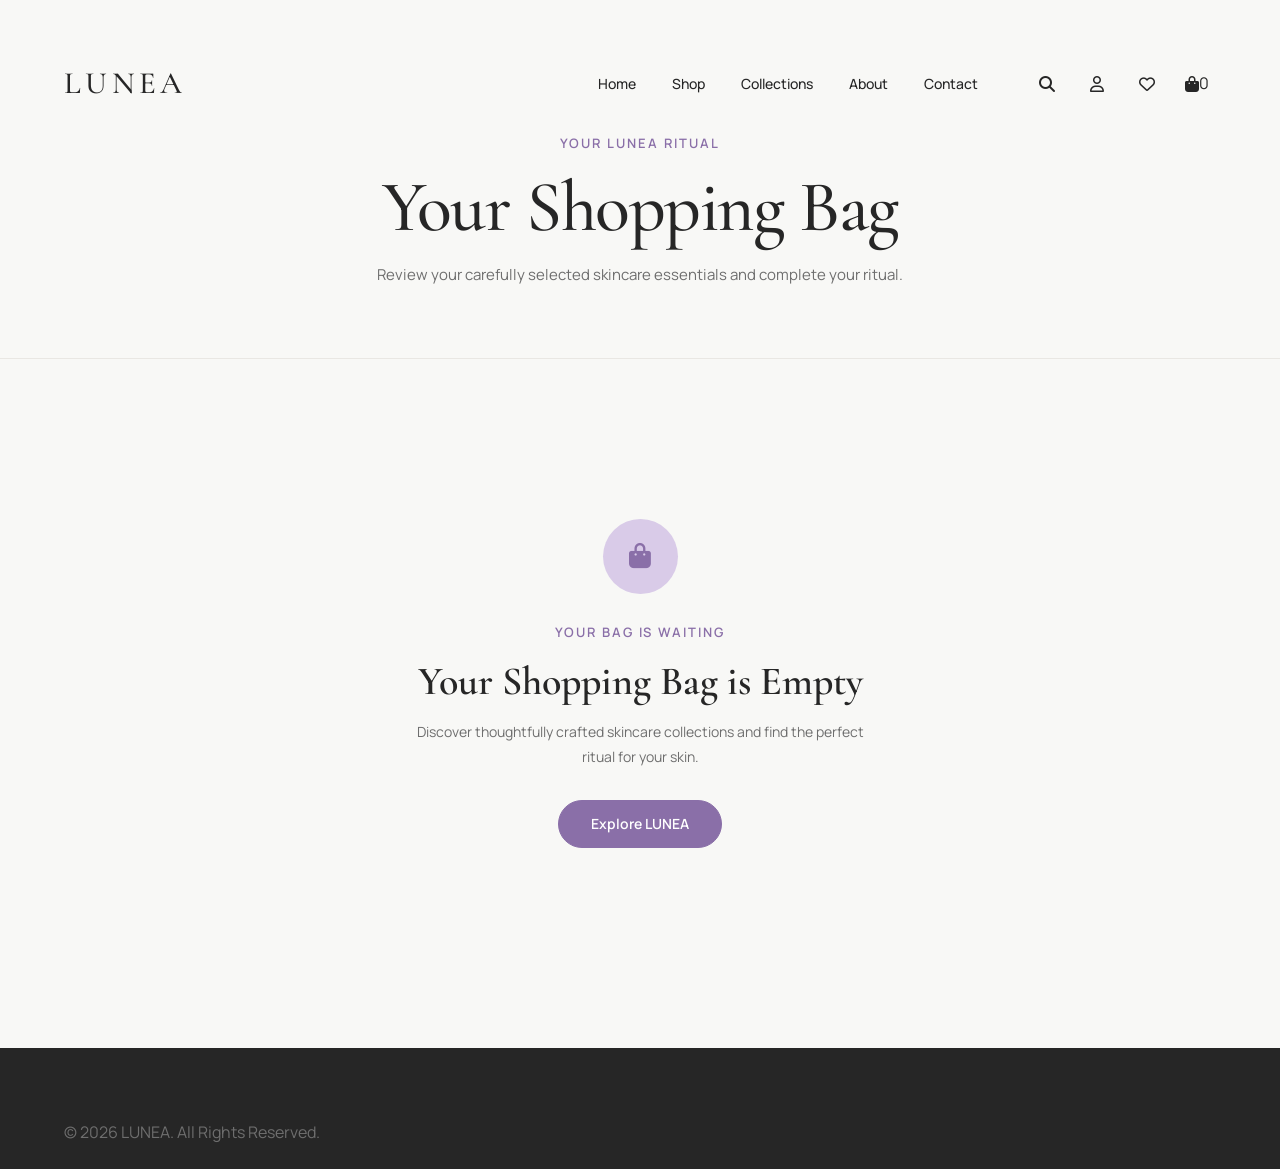
<file: cart.html>
<!DOCTYPE html>
<html lang="en">

<head>

    <meta charset="UTF-8">

    <meta
        name="viewport"
        content="width=device-width, initial-scale=1.0"
    >

    <title>Shopping Bag | LUNEA Premium Skincare</title>


    <!-- Google Fonts -->

    <link rel="preconnect" href="https://fonts.googleapis.com">

    <link
        rel="preconnect"
        href="https://fonts.gstatic.com"
        crossorigin
    >

    <link
        href="https://fonts.googleapis.com/css2?family=Cormorant+Garamond:wght@500;600;700&family=Manrope:wght@400;500;600;700;800&display=swap"
        rel="stylesheet"
    >


    <!-- Font Awesome -->

    <link
        rel="stylesheet"
        href="https://cdnjs.cloudflare.com/ajax/libs/font-awesome/6.7.2/css/all.min.css"
    >


    <!-- CSS -->

    <link rel="stylesheet" href="CSS/style.css">

    <link rel="stylesheet" href="CSS/cart.css">


</head>


<body>


    <!-- =========================================
         HEADER
    ========================================== -->

    <header class="header">

        <nav
            class="navbar"
            aria-label="Primary Navigation"
        >

            <div class="container">


                <!-- Logo -->

                <a
                    href="index.html"
                    class="logo"
                >
                    LUNEA
                </a>


                <!-- Navigation -->

                <ul class="nav-links">

                    <li>
                        <a href="index.html">
                            Home
                        </a>
                    </li>

                    <li>
                        <a href="products.html">
                            Shop
                        </a>
                    </li>

                    <li>
                        <a href="index.html#collections">
                            Collections
                        </a>
                    </li>

                    <li>
                        <a href="about.html">
                            About
                        </a>
                    </li>

                    <li>
                        <a href="contact.html">
                            Contact
                        </a>
                    </li>

                </ul>


                <!-- Navigation Actions -->

                <div class="nav-actions">


                    <!-- Search -->

                    <button
                        class="nav-icon"
                        id="navSearchBtn"
                        type="button"
                        aria-label="Search"
                    >

                        <i class="fa-solid fa-magnifying-glass"></i>

                    </button>


                    <!-- Account -->

                    <a
                        href="about.html"
                        class="nav-icon"
                        aria-label="Account"
                    >

                        <i class="fa-regular fa-user"></i>

                    </a>


                    <!-- Wishlist -->

                    <a
                        href="wishlist.html"
                        class="nav-icon"
                        aria-label="Wishlist"
                    >

                        <i class="fa-regular fa-heart"></i>

                    </a>


                    <!-- Cart -->

                    <a
                        href="cart.html"
                        class="nav-icon active"
                        aria-label="Shopping Cart"
                    >

                        <i class="fa-solid fa-bag-shopping"></i>

                        <span
                            class="cart-count"
                            id="cartCount"
                        >
                            0
                        </span>

                    </a>


                </div>

            </div>

        </nav>

    </header>



    <!-- =========================================
         MAIN
    ========================================== -->

    <main>


        <!-- =========================================
             CART HERO
        ========================================== -->

        <section class="cart-hero">

            <div class="container">

                <div class="cart-hero-content">


                    <span class="section-tag">
                        YOUR LUNEA RITUAL
                    </span>


                    <h1 class="cart-title">
                        Your Shopping Bag
                    </h1>


                    <p class="cart-description">
                        Review your carefully selected skincare
                        essentials and complete your ritual.
                    </p>


                </div>

            </div>

        </section>



        <!-- =========================================
             CART SECTION
        ========================================== -->

        <section class="cart-section">

            <div class="container">


                <!-- =================================
                     CART CONTENT
                ================================== -->

                <div
                    class="cart-layout"
                    id="cartLayout"
                >


                    <!-- =================================
                         CART ITEMS
                    ================================== -->

                    <div class="cart-items-wrapper">


                        <div class="cart-items-header">

                            <h2>
                                Your Items
                            </h2>

                            <span id="cartItemsCount">
                                0 Items
                            </span>

                        </div>


                        <!-- Products inserted by JavaScript -->

                        <div
                            class="cart-items"
                            id="cartItems"
                        >
                        </div>


                        <!-- Continue Shopping -->

                        <a
                            href="products.html"
                            class="continue-shopping"
                        >

                            <i class="fa-solid fa-arrow-left"></i>

                            Continue Shopping

                        </a>


                    </div>



                    <!-- ORDER SUMMARY -->


                    <aside class="cart-summary">


                        <h2>
                            Order Summary
                        </h2>


                        <!-- Subtotal -->

                        <div class="summary-row">

                            <span>
                                Subtotal
                            </span>

                            <strong id="cartSubtotal">
                                ₹0
                            </strong>

                        </div>


                        <!-- Shipping -->

                        <div class="summary-row">

                            <span>
                                Shipping
                            </span>

                            <strong id="cartShipping">
                                ₹0
                            </strong>

                        </div>


                        <!-- Free Shipping Message -->

                        <p
                            class="shipping-message"
                            id="shippingMessage"
                        >
                            Free shipping on orders over ₹999
                        </p>


                        <!-- Divider -->

                        <div class="summary-divider"></div>


                        <!-- Total -->

                        <div class="summary-total">

                            <span>
                                Total
                            </span>

                            <strong id="cartTotal">
                                ₹0
                            </strong>

                        </div>


                        <!-- Checkout -->

                        <a
                            href="checkout.html"
                            class="checkout-btn"
                            id="checkoutBtn"
                        >

                            Proceed to Checkout

                            <i class="fa-solid fa-arrow-right"></i>

                        </a>


                        <!-- Secure Checkout -->

                        <div class="secure-checkout">

                            <i class="fa-solid fa-lock"></i>

                            <span>
                                Secure & encrypted checkout
                            </span>

                        </div>


                    </aside>

                </div>



                <!--EMPTY CART-->
           

                <div
                    class="empty-cart"
                    id="emptyCart"
                >


                    <div class="empty-cart-icon">

                        <i class="fa-solid fa-bag-shopping"></i>

                    </div>


                    <span class="section-tag">
                        YOUR BAG IS WAITING
                    </span>


                    <h2>
                        Your Shopping Bag is Empty
                    </h2>


                    <p>
                        Discover thoughtfully crafted skincare
                        collections and find the perfect ritual
                        for your skin.
                    </p>


                    <a
                        href="products.html"
                        class="btn btn-primary"
                    >
                        Explore LUNEA
                    </a>


                </div>


            </div>

        </section>

    </main>



    <!--FOOTER -->

    <footer class="footer">

        <div class="container">


            <div class="footer-bottom">

                <p>
                    &copy; 2026 LUNEA. All Rights Reserved.
                </p>

            </div>


        </div>

    </footer>



    <!-- JAVASCRIPT -->

    <script src="js/cart.js"></script>

    <script src="js/main.js"></script>


</body>

</html>
</file>
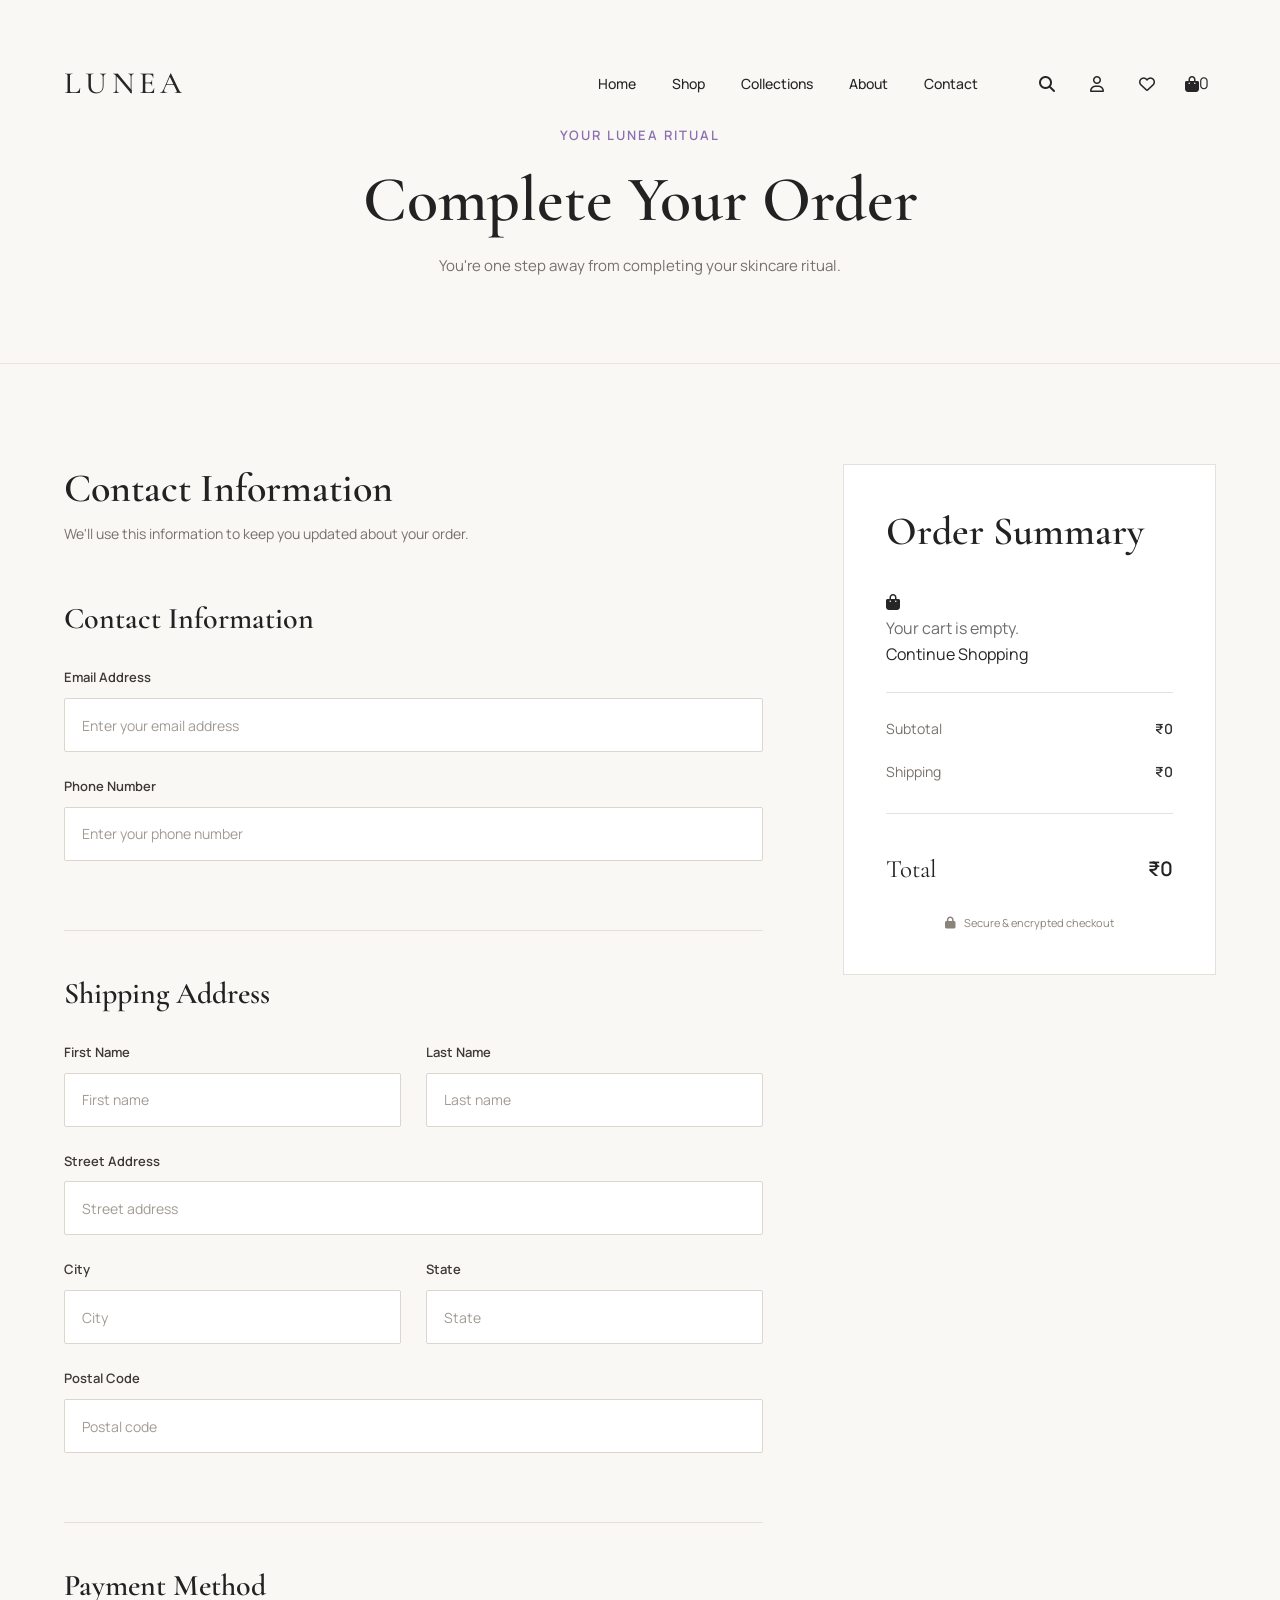
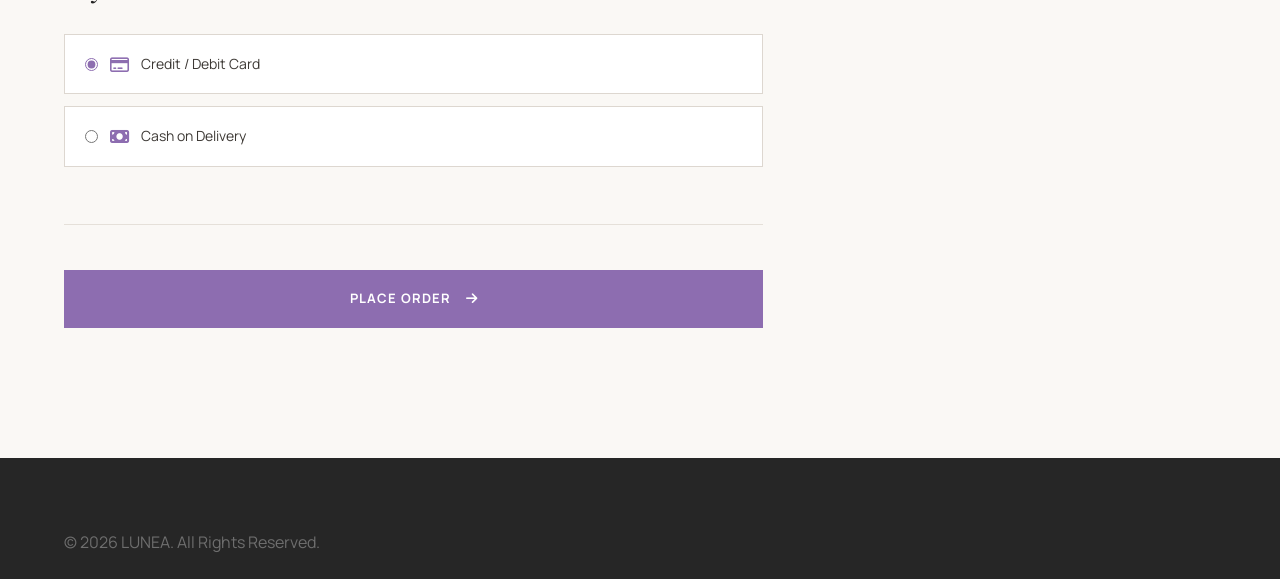
<file: checkout.html>
<!DOCTYPE html>
<html lang="en">

<head>

    <!-- =========================================
         META INFORMATION
    ========================================== -->

    <meta charset="UTF-8">

    <meta
        name="viewport"
        content="width=device-width, initial-scale=1.0"
    >

    <title>
        Checkout | LUNEA Premium Skincare
    </title>


    <!-- =========================================
         GOOGLE FONTS
    ========================================== -->

    <link rel="preconnect" href="https://fonts.googleapis.com">

    <link
        rel="preconnect"
        href="https://fonts.gstatic.com"
        crossorigin
    >

    <link
        href="https://fonts.googleapis.com/css2?family=Cormorant+Garamond:wght@500;600;700&family=Manrope:wght@400;500;600;700;800&display=swap"
        rel="stylesheet"
    >


    <!-- =========================================
         FONT AWESOME
    ========================================== -->

    <link
        rel="stylesheet"
        href="https://cdnjs.cloudflare.com/ajax/libs/font-awesome/6.7.2/css/all.min.css"
    >


    <!-- =========================================
         CSS
    ========================================== -->

    <link
        rel="stylesheet"
        href="CSS/style.css"
    >

    
    <link
        rel="stylesheet"
        href="CSS/checkout.css"
    >

</head>



<body>


    <!-- =========================================
         HEADER
    ========================================== -->

    <header class="header">

        <nav
            class="navbar"
            aria-label="Primary Navigation"
        >

            <div class="container">


                <!-- LOGO -->

                <a
                    href="index.html"
                    class="logo"
                >
                    LUNEA
                </a>



                <!-- NAVIGATION -->

                <ul class="nav-links">

                    <li>
                        <a href="index.html">
                            Home
                        </a>
                    </li>

                    <li>
                        <a href="products.html">
                            Shop
                        </a>
                    </li>

                    <li>
                        <a href="index.html#collections">
                            Collections
                        </a>
                    </li>

                    <li>
                        <a href="about.html">
                            About
                        </a>
                    </li>

                    <li>
                        <a href="contact.html">
                            Contact
                        </a>
                    </li>

                </ul>



                <!-- NAV ACTIONS -->

                <div class="nav-actions">


                    <!-- SEARCH -->

                    <button
                        class="nav-icon"
                        type="button"
                        aria-label="Search"
                    >

                        <i class="fa-solid fa-magnifying-glass"></i>

                    </button>



                    <!-- ACCOUNT -->

                    <a
                        href="about.html"
                        class="nav-icon"
                        aria-label="Account"
                    >

                        <i class="fa-regular fa-user"></i>

                    </a>



                    <!-- WISHLIST -->

                    <a
                        href="wishlist.html"
                        class="nav-icon"
                        aria-label="Wishlist"
                    >

                        <i class="fa-regular fa-heart"></i>

                    </a>



                    <!-- CART -->

                    <a
                        href="cart.html"
                        class="nav-icon"
                        aria-label="Shopping Cart"
                    >

                        <i class="fa-solid fa-bag-shopping"></i>

                        <span
                            class="cart-count"
                            id="cartCount"
                        >
                            0
                        </span>

                    </a>

                </div>

            </div>

        </nav>

    </header>



    <!-- =========================================
         MAIN
    ========================================== -->

    <main>


        <!-- =========================================
             CHECKOUT HERO
        ========================================== -->

        <section class="checkout-hero">

            <div class="container">

                <div class="checkout-hero-content">

                    <span class="section-tag">
                        YOUR LUNEA RITUAL
                    </span>

                    <h1>
                        Complete Your Order
                    </h1>

                    <p>
                        You're one step away from completing
                        your skincare ritual.
                    </p>

                </div>

            </div>

        </section>



        <!-- =========================================
             CHECKOUT SECTION
        ========================================== -->

        <section class="checkout-section">

            <div class="container">


                <div class="checkout-layout">


                    <!-- =================================
                         CHECKOUT FORM
                    ================================== -->

                    <div class="checkout-form-wrapper">


                        <h2>
                            Contact Information
                        </h2>


                        <p class="checkout-subtitle">
                            We'll use this information to
                            keep you updated about your order.
                        </p>



                        <!-- CHECKOUT FORM -->

                        <form
                            id="checkoutForm"
                            class="checkout-form"
                        >


                            <!-- =================================
                                 CONTACT INFORMATION
                            ================================== -->

                            <div class="form-section">

                                <h3>
                                    Contact Information
                                </h3>


                                <div class="form-group">

                                    <label for="email">
                                        Email Address
                                    </label>

                                    <input
                                        type="email"
                                        id="email"
                                        name="email"
                                        placeholder="Enter your email address"
                                        required
                                    >

                                </div>


                                <div class="form-group">

                                    <label for="phone">
                                        Phone Number
                                    </label>

                                    <input
                                        type="tel"
                                        id="phone"
                                        name="phone"
                                        placeholder="Enter your phone number"
                                        required
                                    >

                                </div>

                            </div>



                            <!-- =================================
                                 SHIPPING INFORMATION
                            ================================== -->

                            <div class="form-section">

                                <h3>
                                    Shipping Address
                                </h3>


                                <!-- FIRST + LAST NAME -->

                                <div class="form-row">


                                    <div class="form-group">

                                        <label for="firstName">
                                            First Name
                                        </label>

                                        <input
                                            type="text"
                                            id="firstName"
                                            name="firstName"
                                            placeholder="First name"
                                            required
                                        >

                                    </div>



                                    <div class="form-group">

                                        <label for="lastName">
                                            Last Name
                                        </label>

                                        <input
                                            type="text"
                                            id="lastName"
                                            name="lastName"
                                            placeholder="Last name"
                                            required
                                        >

                                    </div>

                                </div>



                                <!-- ADDRESS -->

                                <div class="form-group">

                                    <label for="address">
                                        Street Address
                                    </label>

                                    <input
                                        type="text"
                                        id="address"
                                        name="address"
                                        placeholder="Street address"
                                        required
                                    >

                                </div>



                                <!-- CITY + STATE -->

                                <div class="form-row">


                                    <div class="form-group">

                                        <label for="city">
                                            City
                                        </label>

                                        <input
                                            type="text"
                                            id="city"
                                            name="city"
                                            placeholder="City"
                                            required
                                        >

                                    </div>



                                    <div class="form-group">

                                        <label for="state">
                                            State
                                        </label>

                                        <input
                                            type="text"
                                            id="state"
                                            name="state"
                                            placeholder="State"
                                            required
                                        >

                                    </div>

                                </div>



                                <!-- POSTAL CODE -->

                                <div class="form-group">

                                    <label for="postalCode">
                                        Postal Code
                                    </label>

                                    <input
                                        type="text"
                                        id="postalCode"
                                        name="postalCode"
                                        placeholder="Postal code"
                                        required
                                    >

                                </div>

                            </div>



                            <!-- =================================
                                 PAYMENT
                            ================================== -->

                            <div class="form-section">

                                <h3>
                                    Payment Method
                                </h3>


                                <div class="payment-option">

                                    <input
                                        type="radio"
                                        id="cardPayment"
                                        name="paymentMethod"
                                        value="card"
                                        checked
                                    >

                                    <label for="cardPayment">

                                        <i class="fa-regular fa-credit-card"></i>

                                        Credit / Debit Card

                                    </label>

                                </div>



                                <div class="payment-option">

                                    <input
                                        type="radio"
                                        id="codPayment"
                                        name="paymentMethod"
                                        value="cod"
                                    >

                                    <label for="codPayment">

                                        <i class="fa-solid fa-money-bill"></i>

                                        Cash on Delivery

                                    </label>

                                </div>

                            </div>



                            <!-- =================================
                                 PLACE ORDER
                            ================================== -->

                            <button
                                type="submit"
                                class="place-order-btn"
                                id="placeOrderBtn"
                            >

                                Place Order

                                <i class="fa-solid fa-arrow-right"></i>

                            </button>


                        </form>

                    </div>



                    <!-- =================================
                         ORDER SUMMARY
                    ================================== -->

                    <aside class="checkout-summary">


                        <h2>
                            Order Summary
                        </h2>



                        <!-- PRODUCTS -->

                        <div
                            class="checkout-items"
                            id="checkoutItems"
                        >

                            <!-- Products added by JavaScript -->

                        </div>



                        <!-- SUMMARY -->

                        <div class="checkout-summary-details">


                            <div class="summary-row">

                                <span>
                                    Subtotal
                                </span>

                                <strong id="checkoutSubtotal">
                                    ₹0
                                </strong>

                            </div>



                            <div class="summary-row">

                                <span>
                                    Shipping
                                </span>

                                <strong id="checkoutShipping">
                                    ₹0
                                </strong>

                            </div>



                            <div class="summary-divider"></div>



                            <div class="summary-row total-row">

                                <span>
                                    Total
                                </span>

                                <strong id="checkoutTotal">
                                    ₹0
                                </strong>

                            </div>

                        </div>



                        <!-- SECURITY -->

                        <div class="checkout-security">

                            <i class="fa-solid fa-lock"></i>

                            <span>
                                Secure & encrypted checkout
                            </span>

                        </div>

                    </aside>


                </div>

            </div>

        </section>

    </main>



    <!-- =========================================
         ORDER SUCCESS MODAL
    ========================================== -->

    <div
        class="order-success-modal"
        id="orderSuccessModal"
    >

        <div class="order-success-content">

            <div class="success-icon">

                <i class="fa-solid fa-check"></i>

            </div>


            <span class="section-tag">
                ORDER CONFIRMED
            </span>


            <h2>
                Thank You for Choosing LUNEA
            </h2>


            <p>
                Your order has been successfully placed.
                We can't wait for you to experience
                your new skincare ritual.
            </p>


            <a
                href="index.html"
                class="btn btn-primary"
            >
                Continue Shopping
            </a>

        </div>

    </div>



    <!-- =========================================
         FOOTER
    ========================================== -->

    <footer class="footer">

        <div class="container">

            <div class="footer-bottom">

                <p>
                    &copy; 2026 LUNEA.
                    All Rights Reserved.
                </p>

            </div>

        </div>

    </footer>



    <!-- =========================================
         JAVASCRIPT
    ========================================== -->

    <script src="js/main.js"></script>

    <script src="js/checkout.js"></script>


</body>

</html>
</file>
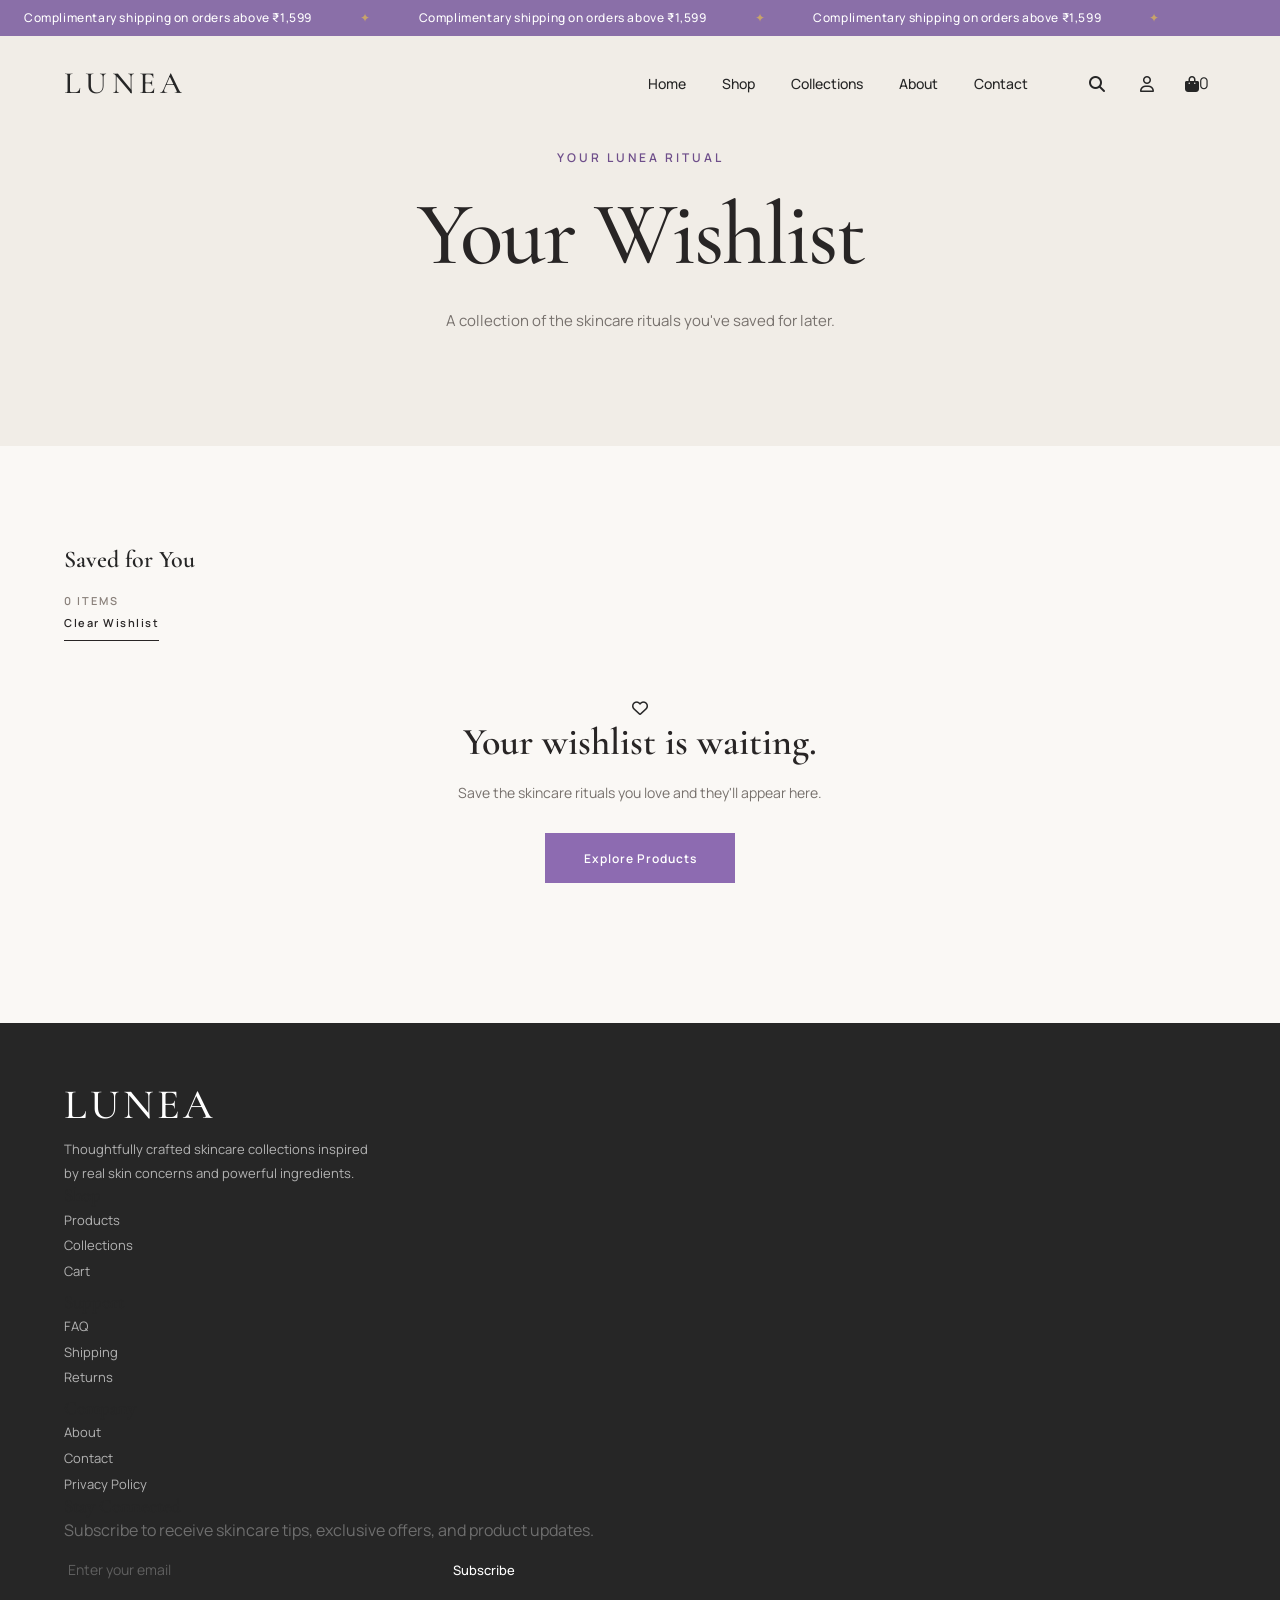
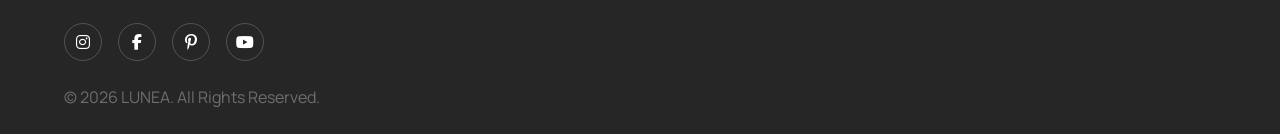
<file: wishlist.html>
<!DOCTYPE html>
<html lang="en">

<head>

    <!-- Meta Information -->
    <meta charset="utf-8">
    <meta name="viewport" content="width=device-width, initial-scale=1.0">

    <!-- Website Title -->
    <title>Wishlist | LUNEA</title>

    <!-- Google Fonts -->
    <link rel="preconnect" href="https://fonts.googleapis.com">
    <link rel="preconnect" href="https://fonts.gstatic.com" crossorigin>

    <link
        href="https://fonts.googleapis.com/css2?family=Cormorant+Garamond:wght@500;600;700&family=Manrope:wght@400;500;600;700;800&display=swap"
        rel="stylesheet"
    >

    <!-- Font Awesome -->
    <link
        rel="stylesheet"
        href="https://cdnjs.cloudflare.com/ajax/libs/font-awesome/6.7.2/css/all.min.css"
    >

    <!-- Main CSS -->
    <link rel="stylesheet" href="CSS/style.css">

    <!-- Page CSS -->
    <link rel="stylesheet" href="CSS/wishlist.css">

</head>


<body>

    <!-- =========================================
        ANNOUNCEMENT BAR
    ========================================= -->

    <div class="announcement-bar">

        <div class="announcement-track">

            <span>
                Complimentary shipping on orders above ₹1,599
            </span>

            <span class="announcement-dot">
                ✦
            </span>

            <span>
                Complimentary shipping on orders above ₹1,599
            </span>

            <span class="announcement-dot">
                ✦
            </span>

            <span>
                Complimentary shipping on orders above ₹1,599
            </span>

            <span class="announcement-dot">
                ✦
            </span>

        </div>

    </div>


    <!-- =========================================
        HEADER
    ========================================= -->

    <header class="header">

        <nav class="navbar" aria-label="Primary Navigation">

            <div class="container">

                <!-- LOGO -->

                <a href="index.html" class="logo">
                    LUNEA
                </a>


                <!-- NAVIGATION LINKS -->

                <ul class="nav-links">

                    <li>
                        <a href="index.html">
                            Home
                        </a>
                    </li>

                    <li>
                        <a href="products.html">
                            Shop
                        </a>
                    </li>

                    <li>
                        <a href="index.html#collections">
                            Collections
                        </a>
                    </li>

                    <li>
                        <a href="about.html">
                            About
                        </a>
                    </li>

                    <li>
                        <a href="contact.html">
                            Contact
                        </a>
                    </li>

                </ul>


                <!-- =========================================
                    NAVIGATION ACTIONS
                ========================================= -->

                <div class="nav-actions">


                    <!-- SEARCH -->

                    <div class="search-container">

                        <button
                            type="button"
                            class="nav-icon search-toggle"
                            aria-label="Open Search"
                            aria-expanded="false"
                        >

                            <i class="fa-solid fa-magnifying-glass"></i>

                        </button>

                    </div>


                    <!-- ACCOUNT -->

                    <div class="account-dropdown">

                        <button
                            type="button"
                            class="nav-icon account-toggle"
                            aria-label="Account"
                            aria-expanded="false"
                        >

                            <i class="fa-regular fa-user"></i>

                        </button>


                        <!-- ACCOUNT MENU -->

                        <div class="account-menu">

                            <a href="orders.html">

                                <i class="fa-solid fa-box"></i>

                                <span>
                                    Orders
                                </span>

                            </a>


                            <a href="account.html">

                                <i class="fa-regular fa-user"></i>

                                <span>
                                    My Account
                                </span>

                            </a>


                            <a href="wishlist.html">

                                <i class="fa-regular fa-heart"></i>

                                <span>
                                    Wishlist
                                </span>

                            </a>

                        </div>

                    </div>


                    <!-- CART -->

                    <a
                        href="cart.html"
                        class="nav-icon"
                        aria-label="Shopping Cart"
                    >

                        <i class="fa-solid fa-bag-shopping"></i>

                        <span
                            class="cart-count"
                            id="cartCount"
                        >
                            0
                        </span>

                    </a>

                </div>

            </div>

        </nav>

    </header>


    <!-- =========================================
        SEARCH OVERLAY
    ========================================= -->

    <div class="search-overlay" id="searchOverlay">

        <div class="search-overlay-inner">


            <!-- Search Header -->

            <div class="search-header">

                <span class="search-label">
                    SEARCH LUNEA
                </span>

                <button
                    type="button"
                    class="search-close"
                    id="searchClose"
                    aria-label="Close Search"
                >

                    <i class="fa-solid fa-xmark"></i>

                </button>

            </div>


            <!-- Search Input -->

            <div class="search-input-wrapper">

                <i class="fa-solid fa-magnifying-glass"></i>

                <input
                    type="text"
                    id="searchInput"
                    placeholder="Search products, collections, ingredients..."
                    autocomplete="off"
                >

                <button
                    type="button"
                    class="search-clear"
                    id="searchClear"
                    aria-label="Clear Search"
                >

                    <i class="fa-solid fa-xmark"></i>

                </button>

            </div>


            <!-- Search Suggestions -->

            <div
                class="search-suggestions"
                id="searchSuggestions"
            >

                <p class="search-suggestions-title">
                    Popular Searches
                </p>

                <div class="search-tags">

                    <button
                        type="button"
                        data-search="Hydrating Serum"
                    >
                        Hydrating Serum
                    </button>

                    <button
                        type="button"
                        data-search="Vitamin C"
                    >
                        Vitamin C
                    </button>

                    <button
                        type="button"
                        data-search="Calm Collection"
                    >
                        Calm Collection
                    </button>

                    <button
                        type="button"
                        data-search="Hyaluronic Acid"
                    >
                        Hyaluronic Acid
                    </button>

                </div>

            </div>


            <!-- Search Results -->

            <div
                class="search-results"
                id="searchResults"
            ></div>


            <!-- No Results -->

            <div
                class="search-no-results"
                id="searchNoResults"
            >

                <i class="fa-solid fa-magnifying-glass"></i>

                <h3>
                    No results found
                </h3>

                <p>
                    Try searching for another product, collection, or ingredient.
                </p>

            </div>

        </div>

    </div>


    <!-- =========================================
        MAIN
    ========================================= -->

    <main>


        <!-- =========================================
            WISHLIST HERO
        ========================================= -->

        <section class="wishlist-hero">

            <div class="container">

                <div class="wishlist-hero-content">

                    <span class="wishlist-eyebrow">
                        YOUR LUNEA RITUAL
                    </span>

                    <h1>
                        Your Wishlist
                    </h1>

                    <p>
                        A collection of the skincare rituals you've saved for later.
                    </p>

                </div>

            </div>

        </section>


        <!-- =========================================
            WISHLIST CONTENT
        ========================================= -->

        <section class="wishlist-section">

            <div class="container">


                <!-- Wishlist Header -->

                <div class="wishlist-header">

                    <div class="wishlist-heading">

                        <h2>
                            Saved for You
                        </h2>

                        <span
                            class="wishlist-count"
                            id="wishlistCount"
                        >
                            0 ITEMS
                        </span>

                    </div>


                    <button
                        type="button"
                        class="clear-wishlist"
                        id="clearWishlist"
                    >
                        Clear Wishlist
                    </button>

                </div>


                <!-- Wishlist Items -->

                <div
                    class="wishlist-grid"
                    id="wishlistGrid"
                ></div>


                <!-- Empty Wishlist -->

                <div
                    class="wishlist-empty"
                    id="wishlistEmpty"
                >

                    <div class="empty-wishlist-icon">

                        <i class="fa-regular fa-heart"></i>

                    </div>

                    <h3>
                        Your wishlist is waiting.
                    </h3>

                    <p>
                        Save the skincare rituals you love and
                        they'll appear here.
                    </p>

                    <a
                        href="products.html"
                        class="wishlist-shop-button"
                    >
                        Explore Products
                    </a>

                </div>

            </div>

        </section>


    </main>


    <!-- =========================================
        FOOTER
    ========================================= -->

    <footer class="footer">

        <div class="container">


            <!-- Footer Top -->

            <div class="footer-top">


                <!-- Brand -->

                <div class="footer-brand">

                    <a
                        href="index.html"
                        class="footer-logo"
                    >
                        LUNEA
                    </a>

                    <p class="footer-description">
                        Thoughtfully crafted skincare collections inspired by
                        real skin concerns and powerful ingredients.
                    </p>

                </div>


                <!-- Footer Links -->

                <div class="footer-links">


                    <!-- Shop -->

                    <div class="footer-column">

                        <h3>
                            Shop
                        </h3>

                        <ul>

                            <li>
                                <a href="products.html">
                                    Products
                                </a>
                            </li>

                            <li>
                                <a href="index.html#collections">
                                    Collections
                                </a>
                            </li>

                            <li>
                                <a href="cart.html">
                                    Cart
                                </a>
                            </li>

                        </ul>

                    </div>


                    <!-- Support -->

                    <div class="footer-column">

                        <h3>
                            Support
                        </h3>

                        <ul>

                            <li>
                                <a href="#">
                                    FAQ
                                </a>
                            </li>

                            <li>
                                <a href="#">
                                    Shipping
                                </a>
                            </li>

                            <li>
                                <a href="#">
                                    Returns
                                </a>
                            </li>

                        </ul>

                    </div>


                    <!-- Company -->

                    <div class="footer-column">

                        <h3>
                            Company
                        </h3>

                        <ul>

                            <li>
                                <a href="about.html">
                                    About
                                </a>
                            </li>

                            <li>
                                <a href="contact.html">
                                    Contact
                                </a>
                            </li>

                            <li>
                                <a href="#">
                                    Privacy Policy
                                </a>
                            </li>

                        </ul>

                    </div>

                </div>

            </div>


            <!-- Footer Newsletter -->

            <div class="footer-newsletter">

                <h3>
                    Stay Connected
                </h3>

                <p>
                    Subscribe to receive skincare tips, exclusive offers,
                    and product updates.
                </p>

                <form class="newsletter-form">

                    <label
                        for="newsletter-email"
                        class="sr-only"
                    >
                        Email Address
                    </label>

                    <input
                        type="email"
                        id="newsletter-email"
                        placeholder="Enter your email"
                        aria-label="Email Address"
                        required
                    >

                    <button type="submit">
                        Subscribe
                    </button>

                </form>

            </div>


            <!-- Social Media -->

            <div class="footer-social">

                <a href="#" aria-label="Instagram">
                    <i class="fa-brands fa-instagram"></i>
                </a>

                <a href="#" aria-label="Facebook">
                    <i class="fa-brands fa-facebook-f"></i>
                </a>

                <a href="#" aria-label="Pinterest">
                    <i class="fa-brands fa-pinterest-p"></i>
                </a>

                <a href="#" aria-label="YouTube">
                    <i class="fa-brands fa-youtube"></i>
                </a>

            </div>


            <!-- Copyright -->

            <div class="footer-bottom">

                <p>
                    &copy; 2026 LUNEA. All Rights Reserved.
                </p>

            </div>

        </div>

    </footer>


    <!-- =========================================
        JAVASCRIPT
    ========================================= -->

    <!-- JavaScript Files -->
        <script src="js/main.js"></script>
        <script src="js/wishlist.js"></script>

</body>

</html>
</file>
<file: CSS/style.css>
/* 
   LUNEA — PREMIUM SKINCARE E-COMMERCE WEBSITE
   MAIN STYLESHEET
*/


/* =========================================================
   CSS VARIABLES
========================================================= */

:root {

    /* Color Palette */
    --color-background: #F8F8F6;
    --color-surface: #FFFFFF;

    --color-primary: #8A6FA8;
    --color-secondary: #D9CBE8;
    --color-accent: #C8A46A;

    --color-text-primary: #262626;
    --color-text-secondary: #6E6E6E;

    --color-border: #E9E7E3;

    --color-primary-hover: #73588F;

    --color-success: #5F8F6A;
    --color-error: #C85A5A;


    /* Typography */
    --font-heading: "Cormorant Garamond", serif;
    --font-body: "Manrope", sans-serif;


    /* Spacing */
    --spacing-xs: 4px;
    --spacing-sm: 8px;
    --spacing-md: 16px;
    --spacing-lg: 24px;
    --spacing-xl: 32px;
    --spacing-xxl: 48px;
    --spacing-section: 96px;


    /* Border Radius */
    --radius-button: 999px;
    --radius-card: 20px;
    --radius-input: 14px;
    --radius-image: 20px;


    /* Shadows */
    --shadow-card: 0 10px 30px rgba(0, 0, 0, 0.05);


    /* Animations */
    --transition-hover: 0.3s ease;
    --transition-fade: 0.5s ease;
    --transition-page-load: 0.8s ease;
}


/* =========================================================
   CSS RESET & GLOBAL STYLES
========================================================= */

* {
    margin: 0;
    padding: 0;
    box-sizing: border-box;
}

html {
    scroll-behavior: smooth;
    scroll-padding-top: 80px;
}

body {
    min-height: 100vh;

    background-color: var(--color-background);
    color: var(--color-text-primary);

    font-family: var(--font-body);
    font-size: 16px;
    line-height: 1.6;

    -webkit-font-smoothing: antialiased;
    -moz-osx-font-smoothing: grayscale;

    animation: fadeIn var(--transition-page-load) ease forwards;
}

a {
    color: inherit;
    text-decoration: none;

    transition:
        color var(--transition-hover),
        background-color var(--transition-hover);
}

ul,
ol {
    list-style: none;
}

img {
    display: block;
    max-width: 100%;
    height: auto;
}

button,
input,
textarea,
select {
    font: inherit;
}

button {
    border: none;
    background: none;
    cursor: pointer;
}

input,
textarea,
select {
    outline: none;
}


/* =========================================================
   TYPOGRAPHY
========================================================= */

h1,
h2,
h3,
h4,
h5,
h6 {
    color: var(--color-text-primary);

    font-family: var(--font-heading);
    font-weight: 600;
    line-height: 1.15;
}

p {
    color: var(--color-text-secondary);
    font-family: var(--font-body);
}


/* =========================================================
   GLOBAL LAYOUT
========================================================= */

.container {
    width: 100%;
    max-width: 1200px;

    margin: 0 auto;

    padding-left: var(--spacing-lg);
    padding-right: var(--spacing-lg);
}

section {
    padding-top: var(--spacing-section);
    padding-bottom: var(--spacing-section);
}


/* =========================================================
   REUSABLE COMPONENTS
========================================================= */


/* Section Header */

.section-header {
    max-width: 700px;

    margin: 0 auto var(--spacing-xxl);

    text-align: center;

    animation: fadeUp 0.8s ease both;
}

.section-tag {
    display: inline-block;

    margin-bottom: var(--spacing-md);

    color: var(--color-primary);

    font-size: 13px;
    font-weight: 600;

    letter-spacing: 0.15em;
    text-transform: uppercase;
}

.section-title {
    margin-bottom: var(--spacing-lg);

    color: var(--color-text-primary);

    font-family: var(--font-heading);

    font-size: clamp(2.5rem, 5vw, 4rem);
    font-weight: 500;

    line-height: 1.15;
}

.section-description {
    max-width: 600px;

    margin: 0 auto;

    color: var(--color-text-secondary);

    font-size: 15px;
    line-height: 1.8;
}


/* Cards */

.card {
    overflow: hidden;

    background-color: var(--color-surface);

    border: 1px solid var(--color-border);
    border-radius: var(--radius-card);

    box-shadow: var(--shadow-card);

    transition:
        transform var(--transition-hover),
        box-shadow var(--transition-hover);
}

.card:hover {
    transform: translateY(-5px);

    box-shadow: 0 15px 35px rgba(0, 0, 0, 0.08);
}


/* Image Wrapper */

.image-wrapper {
    width: 100%;

    overflow: hidden;

    border-radius: var(--radius-image);
}

.image-wrapper img {
    width: 100%;
    height: 100%;

    object-fit: cover;

    transition: transform var(--transition-hover);
}

.image-wrapper:hover img {
    transform: scale(1.03);
}


/* Icon Button */

.icon-button {
    display: inline-flex;

    align-items: center;
    justify-content: center;

    width: 44px;
    height: 44px;

    color: var(--color-text-primary);

    border: 1px solid transparent;
    border-radius: 50%;

    transition:
        color var(--transition-hover),
        background-color var(--transition-hover),
        border-color var(--transition-hover);
}

.icon-button:hover {
    color: var(--color-primary);

    background-color: var(--color-secondary);

    border-color: var(--color-secondary);
}


/* Badge */

.badge {
    display: inline-flex;

    align-items: center;

    padding: var(--spacing-sm) var(--spacing-md);

    color: var(--color-primary);

    background-color: var(--color-secondary);

    border-radius: var(--radius-button);

    font-size: 12px;
    font-weight: 600;

    letter-spacing: 0.1em;
    text-transform: uppercase;
}


/* Links with Arrow */

.text-link {
    display: inline-flex;

    align-items: center;

    gap: var(--spacing-sm);

    color: var(--color-primary);

    font-size: 14px;
    font-weight: 600;

    transition:
        color var(--transition-hover),
        gap var(--transition-hover);
}

.text-link i {
    transition: transform var(--transition-hover);
}

.text-link:hover {
    gap: var(--spacing-md);

    color: var(--color-primary-hover);
}

.text-link:hover i {
    transform: translateX(4px);
}


/* =========================================================
   BUTTONS
========================================================= */

.btn {
    display: inline-flex;

    align-items: center;
    justify-content: center;

    gap: var(--spacing-sm);

    min-height: 48px;

    padding: var(--spacing-md) var(--spacing-xl);

    border: 1px solid transparent;
    border-radius: var(--radius-button);

    font-family: var(--font-body);

    font-size: 14px;
    font-weight: 600;

    line-height: 1;

    cursor: pointer;

    transition:
        color var(--transition-hover),
        background-color var(--transition-hover),
        border-color var(--transition-hover),
        transform var(--transition-hover),
        box-shadow var(--transition-hover);
}

.btn-primary {
    color: var(--color-surface);

    background-color: var(--color-primary);

    border-color: var(--color-primary);
}

.btn-primary:hover {
    color: var(--color-surface);

    background-color: var(--color-primary-hover);

    border-color: var(--color-primary-hover);

    transform: translateY(-2px);

    box-shadow: var(--shadow-card);
}

.btn-secondary {
    color: var(--color-primary);

    background-color: transparent;

    border-color: var(--color-primary);
}

.btn-secondary:hover {
    color: var(--color-surface);

    background-color: var(--color-primary);

    border-color: var(--color-primary);

    transform: translateY(-2px);
}

.btn i {
    font-size: 14px;

    transition: transform var(--transition-hover);
}

.btn:hover i {
    transform: translateX(3px);
}

.btn:focus-visible,
.icon-button:focus-visible,
.text-link:focus-visible {
    outline: 3px solid var(--color-secondary);
    outline-offset: 3px;
}


/* =========================================================
   ANNOUNCEMENT BAR
========================================================= */

.announcement-bar {
    position: relative;

    width: 100%;
    height: 36px;

    display: flex;
    align-items: center;

    overflow: hidden;

    color: var(--color-surface);

    background-color: var(--color-primary);

    white-space: nowrap;
}

.announcement-track {
    display: flex;
    align-items: center;

    width: max-content;

    animation: announcementScroll 20s linear infinite;
}

.announcement-track span {
    display: inline-flex;
    align-items: center;

    padding: 0 var(--spacing-lg);

    font-size: 12px;
    font-weight: 500;

    letter-spacing: 0.05em;
}

.announcement-dot {
    color: var(--color-accent);

    font-size: 12px !important;
}

.announcement-bar:hover .announcement-track {
    animation-play-state: paused;
}

@keyframes announcementScroll {

    from {
        transform: translateX(0);
    }

    to {
        transform: translateX(-50%);
    }

}


/* =========================================================
   HEADER & NAVIGATION
========================================================= */

.header {
    position: absolute;

    top: 36px;
    left: 0;

    z-index: 100;

    width: 100%;

    background-color: transparent;
}

.navbar {
    width: 100%;
}

.navbar .container {
    display: flex;

    align-items: center;
    justify-content: space-between;

    min-height: 90px;

    padding-top: 5px;
}


/* Logo */

.logo {
    position: relative;

    z-index: 1001;

    color: var(--color-text-primary);

    font-family: var(--font-heading);

    font-size: 31px;
    font-weight: 500;

    letter-spacing: 0.14em;

    line-height: 1;

    text-decoration: none;

    transition:
        color var(--transition-hover),
        opacity var(--transition-hover);
}

.logo:hover {
    color: var(--color-primary);

    opacity: 0.75;
}


/* Navigation Links */

.nav-links {
    display: flex;

    align-items: center;

    gap: 36px;

    margin-left: auto;
    margin-right: 50px;
}

.nav-links a {
    position: relative;

    color: var(--color-text-primary);

    font-size: 14px;
    font-weight: 500;

    line-height: 1;
}


/* Navigation Underline */

.nav-links a::after {
    content: "";

    position: absolute;

    left: 0;
    bottom: -9px;

    width: 100%;
    height: 1px;

    background-color: currentColor;

    transform: scaleX(0);

    transform-origin: right;

    transition: transform var(--transition-hover);
}

.nav-links a:hover::after,
.nav-links a.active::after {
    transform: scaleX(1);

    transform-origin: left;
}

.nav-links a:hover {
    color: var(--color-primary);
}


/* Navigation Actions */

.nav-actions {
    display: flex;

    align-items: center;

    gap: 12px;
}

.nav-icon {
    display: inline-flex;

    align-items: center;
    justify-content: center;

    width: 38px;
    height: 38px;

    color: var(--color-text-primary);

    text-decoration: none;

    border-radius: 50%;

    transition:
        color var(--transition-hover),
        transform var(--transition-hover);
}

.nav-icon:hover {
    color: var(--color-primary);

    transform: translateY(-2px);
}

.nav-icon i {
    font-size: 16px;
}

/* =========================================================
   ACCOUNT DROPDOWN
========================================================= */

.account-dropdown {
    position: relative;
}


/* Account Toggle */

.account-toggle {
    position: relative;

    border: none;
    background: transparent;

    cursor: pointer;
}


/* Account Menu */

.account-menu {
    position: absolute;

    top: calc(100% + 14px);
    right: 0;

    z-index: 1005;

    width: 190px;

    padding: 10px;

    background-color: var(--color-surface);

    border: 1px solid var(--color-border);
    border-radius: 16px;

    box-shadow: 0 15px 40px rgba(0, 0, 0, 0.10);

    opacity: 0;
    visibility: hidden;

    transform: translateY(-8px);

    transition:
        opacity var(--transition-hover),
        visibility var(--transition-hover),
        transform var(--transition-hover);
}


/* Open Account Menu */

.account-dropdown.active .account-menu {
    opacity: 1;

    visibility: visible;

    transform: translateY(0);
}


/* Account Menu Links */

.account-menu a {
    display: flex;

    align-items: center;

    gap: 12px;

    width: 100%;

    padding: 12px 14px;

    color: var(--color-text-primary);

    border-radius: 10px;

    font-size: 13px;
    font-weight: 500;

    transition:
        color var(--transition-hover),
        background-color var(--transition-hover);
}


/* Account Menu Icons */

.account-menu a i {
    width: 18px;

    color: var(--color-primary);

    font-size: 14px;

    text-align: center;

    transition: transform var(--transition-hover);
}


/* Account Menu Hover */

.account-menu a:hover {
    color: var(--color-primary);

    background-color: var(--color-background);
}


.account-menu a:hover i {
    transform: translateX(2px);
}


/* Account Toggle Active */

.account-dropdown.active .account-toggle {
    color: var(--color-primary);
}


/* Mobile Menu Toggle */

.menu-toggle {
    display: none;

    position: relative;

    z-index: 1002;

    width: 42px;
    height: 42px;

    padding: 0;

    color: var(--color-text-primary);

    background: transparent;

    border: none;

    cursor: pointer;
}

.menu-toggle span {
    position: absolute;

    left: 50%;

    width: 22px;
    height: 1.5px;

    background-color: currentColor;

    transform: translateX(-50%);

    transition:
        transform var(--transition-hover),
        top var(--transition-hover),
        opacity var(--transition-hover);
}

.menu-toggle span:nth-child(1) {
    top: 13px;
}

.menu-toggle span:nth-child(2) {
    top: 20px;
}

.menu-toggle span:nth-child(3) {
    top: 27px;
}

.menu-toggle.active span:nth-child(1) {
    top: 20px;

    transform: translateX(-50%) rotate(45deg);
}

.menu-toggle.active span:nth-child(2) {
    opacity: 0;
}

.menu-toggle.active span:nth-child(3) {
    top: 20px;

    transform: translateX(-50%) rotate(-45deg);
}


/* =========================================================
   HERO SECTION
========================================================= */

.hero {
    position: relative;

    min-height: 100vh;

    display: flex;
    align-items: center;

    padding-top: 120px;
    padding-bottom: 80px;

    overflow: hidden;

    background-color: var(--color-background);
}

.hero .container {
    position: relative;

    z-index: 2;

    display: grid;

    grid-template-columns: 1fr 1fr;

    align-items: center;

    gap: var(--spacing-xxl);

    min-height: calc(100vh - 120px);
}

.hero-content {
    max-width: 600px;

    padding: var(--spacing-xxl) 0;
}

.hero-badge {
    display: inline-flex;

    align-items: center;

    margin-bottom: var(--spacing-lg);

    padding: var(--spacing-sm) var(--spacing-md);

    color: var(--color-primary);

    background-color: var(--color-secondary);

    border-radius: var(--radius-button);

    font-size: 11px;
    font-weight: 700;

    letter-spacing: 0.15em;
    text-transform: uppercase;
}

.hero-tagline {
    margin-bottom: var(--spacing-md);

    color: var(--color-primary);

    font-family: var(--font-body);

    font-size: 15px;
    font-weight: 600;

    letter-spacing: 0.05em;
}

.hero-title {
    max-width: 620px;

    margin-bottom: var(--spacing-lg);

    color: var(--color-text-primary);

    font-family: var(--font-heading);

    font-size: clamp(3.5rem, 6vw, 6rem);

    font-weight: 500;

    line-height: 0.95;

    letter-spacing: -0.02em;
}

.hero-description {
    max-width: 520px;

    margin-bottom: var(--spacing-xl);

    color: var(--color-text-secondary);

    font-size: 16px;

    line-height: 1.8;
}

.hero-buttons {
    display: flex;

    align-items: center;

    gap: var(--spacing-md);

    margin-bottom: var(--spacing-xxl);
}

.hero-features {
    display: flex;

    align-items: center;

    gap: var(--spacing-xl);

    padding-top: var(--spacing-lg);

    border-top: 1px solid var(--color-border);
}

.feature {
    display: flex;

    align-items: center;

    gap: var(--spacing-sm);

    color: var(--color-text-secondary);

    font-size: 12px;
    font-weight: 500;
}

.feature i {
    color: var(--color-primary);

    font-size: 16px;
}

.hero-media {
    position: relative;

    display: flex;

    align-items: center;
    justify-content: center;

    width: 100%;
    height: 100%;
}

.hero-product {
    position: relative;

    width: 100%;
    max-width: 560px;

    overflow: hidden;

    border-radius: var(--radius-image);
}

.hero-image {
    width: 100%;
    height: auto;

    object-fit: cover;

    border-radius: var(--radius-image);

    transition: transform 0.8s ease;
}

.hero-product:hover .hero-image {
    transform: scale(1.02);
}

.hero-media::before {
    content: "";

    position: absolute;

    top: 5%;
    right: 0;

    z-index: -1;

    width: 300px;
    height: 300px;

    background-color: var(--color-secondary);

    border-radius: 50%;

    opacity: 0.25;
}

.scroll-down {
    position: absolute;

    bottom: 30px;
    left: 50%;

    z-index: 5;

    display: flex;

    align-items: center;

    gap: var(--spacing-sm);

    color: var(--color-text-secondary);

    font-size: 11px;
    font-weight: 600;

    letter-spacing: 0.15em;

    text-transform: uppercase;

    transform: translateX(-50%);

    transition:
        color var(--transition-hover),
        transform var(--transition-hover);
}

.scroll-down i {
    font-size: 13px;

    animation: scrollArrow 1.5s ease-in-out infinite;
}

.scroll-down:hover {
    color: var(--color-primary);

    transform: translateX(-50%) translateY(-3px);
}

@keyframes scrollArrow {

    0%,
    100% {
        transform: translateY(0);
    }

    50% {
        transform: translateY(5px);
    }

}

/* =====================================================
   NEW LAUNCHES SLIDER
===================================================== */

.new-launches {
    position: relative;
    padding: var(--spacing-section) 0;
    padding: 110px 8%;
    background: #FAF8F5;
    overflow: hidden;
}


/* -----------------------------------------------------
   SECTION HEADER
----------------------------------------------------- */

.new-launches-header {
    text-align: center;
    max-width: 650px;
    margin: 0 auto 55px;
}

.new-launches-header .section-label {
    display: inline-block;
    margin-bottom: 15px;

    font-family: 'Manrope', sans-serif;
    font-size: 12px;
    font-weight: 600;
    letter-spacing: 2px;
    text-transform: uppercase;

    color: #8D70B3;
}

.new-launches-header h2 {
    margin: 0 0 15px;

    font-family: 'Cormorant Garamond', serif;
    font-size: 52px;
    font-weight: 500;
    line-height: 1.1;

    color: #29262A;
}

.new-launches-header p {
    margin: 0;

    font-family: 'Manrope', sans-serif;
    font-size: 15px;
    line-height: 1.8;

    color: #777277;
}

/* =====================================================
   SEARCH OVERLAY
===================================================== */

.search-overlay {
    position: fixed;
    top: 0;
    left: 0;
    width: 100%;
    height: 100vh;
    background: rgba(250, 248, 245, 0.98);
    backdrop-filter: blur(12px);
    -webkit-backdrop-filter: blur(12px);

    z-index: 9999;

    opacity: 0;
    visibility: hidden;

    transition:
        opacity 0.35s ease,
        visibility 0.35s ease;
}


/* Open Search */

.search-overlay.active {
    opacity: 1;
    visibility: visible;
}


/* Search Inner */

.search-overlay-inner {
    width: 100%;
    max-width: 1100px;

    margin: 0 auto;

    padding: 80px 40px;

    transform: translateY(-20px);

    transition: transform 0.4s ease;
}


.search-overlay.active .search-overlay-inner {
    transform: translateY(0);
}


/* =====================================================
   SEARCH HEADER
===================================================== */

.search-header {
    display: flex;
    align-items: center;
    justify-content: space-between;

    margin-bottom: 35px;
}


.search-label {
    font-size: 12px;
    font-weight: 700;

    letter-spacing: 2px;

    color: #8C6CAF;
}


.search-close {
    width: 45px;
    height: 45px;

    display: flex;
    align-items: center;
    justify-content: center;

    border: 1px solid #ddd6d0;

    border-radius: 50%;

    background: transparent;

    color: #2C2C2C;

    font-size: 18px;

    cursor: pointer;

    transition: all 0.3s ease;
}


.search-close:hover {
    background: #8C6CAF;
    color: #ffffff;

    border-color: #8C6CAF;

    transform: rotate(90deg);
}


/* =====================================================
   SEARCH INPUT
===================================================== */

.search-input-wrapper {
    position: relative;

    display: flex;
    align-items: center;

    width: 100%;

    border-bottom: 1px solid #2C2C2C;

    padding-bottom: 18px;

    margin-bottom: 45px;
}


.search-input-wrapper > i {
    font-size: 20px;

    color: #8C6CAF;

    margin-right: 18px;
}


.search-input-wrapper input {
    width: 100%;

    border: none;

    outline: none;

    background: transparent;

    font-family: "Manrope", sans-serif;

    font-size: 22px;

    color: #2C2C2C;
}


.search-input-wrapper input::placeholder {
    color: #99918B;
}


.search-clear {
    display: none;

    border: none;

    background: transparent;

    color: #777;

    font-size: 16px;

    cursor: pointer;
}


.search-clear.active {
    display: block;
}


/* =====================================================
   POPULAR SEARCHES
===================================================== */

.search-suggestions-title {
    margin-bottom: 18px;

    font-size: 12px;

    font-weight: 700;

    letter-spacing: 1.5px;

    text-transform: uppercase;

    color: #777;
}


.search-tags {
    display: flex;

    flex-wrap: wrap;

    gap: 12px;
}


.search-tags button {
    padding: 11px 20px;

    border: 1px solid #d8d0ca;

    border-radius: 30px;

    background: transparent;

    color: #4B4642;

    font-family: "Manrope", sans-serif;

    font-size: 13px;

    cursor: pointer;

    transition: all 0.3s ease;
}


.search-tags button:hover {
    background: #8C6CAF;

    border-color: #8C6CAF;

    color: #ffffff;
}


/* =====================================================
   SEARCH RESULTS
===================================================== */

.search-results {
    display: grid;

    grid-template-columns: repeat(4, 1fr);

    gap: 25px;

    margin-top: 35px;
}


.search-result-card {
    text-decoration: none;

    color: inherit;

    display: block;
}


.search-result-image {
    width: 100%;

    aspect-ratio: 1 / 1;

    overflow: hidden;

    background: #F2E9DE;

    margin-bottom: 15px;
}


.search-result-image img {
    width: 100%;
    height: 100%;

    object-fit: cover;

    transition: transform 0.5s ease;
}


.search-result-card:hover img {
    transform: scale(1.05);
}


.search-result-collection {
    display: block;

    margin-bottom: 5px;

    font-size: 10px;

    letter-spacing: 1px;

    text-transform: uppercase;

    color: #8C6CAF;
}


.search-result-name {
    margin: 0 0 7px;

    font-family: "Cormorant Garamond", serif;

    font-size: 22px;

    font-weight: 600;

    color: #2C2C2C;
}


.search-result-price {
    margin: 0;

    font-size: 14px;

    color: #666;
}


/* =====================================================
   NO RESULTS
===================================================== */

.search-no-results {
    display: none;

    text-align: center;

    padding: 60px 20px;
}


.search-no-results.active {
    display: block;
}


.search-no-results i {
    font-size: 28px;

    color: #8C6CAF;

    margin-bottom: 20px;
}


.search-no-results h3 {
    margin-bottom: 10px;

    font-family: "Cormorant Garamond", serif;

    font-size: 30px;
}


.search-no-results p {
    color: #777;

    font-size: 14px;
}


/* =====================================================
   RESPONSIVE
===================================================== */

@media (max-width: 768px) {

    .search-overlay-inner {
        padding: 50px 25px;
    }


    .search-input-wrapper input {
        font-size: 18px;
    }


    .search-results {
        grid-template-columns: repeat(2, 1fr);

        gap: 20px;
    }

}


@media (max-width: 480px) {

    .search-results {
        grid-template-columns: 1fr;
    }


    .search-overlay-inner {
        padding: 35px 20px;
    }

}

/* -----------------------------------------------------
   SLIDER
----------------------------------------------------- */

.launch-slider{
    position:relative;
    max-width:1200px;
    margin:auto;
    overflow:hidden;       /* Important */
    border-radius:24px;
}

.launch-track{
    display:flex;
    transition:transform .6s ease;
    will-change:transform;
}


/* -----------------------------------------------------
   INDIVIDUAL SLIDES
----------------------------------------------------- */

.launch-slide{
    flex:0 0 100%;
    width:100%;
    display:grid;
    grid-template-columns:55% 45%;
}

.launch-slide.active {
    display: grid;
}


/* -----------------------------------------------------
   SLIDE IMAGE
----------------------------------------------------- */

.launch-image {
    position: relative;
    width: 100%;
    height: 520px;

    overflow: hidden;
}

.launch-image img {
    width: 100%;
    height: 100%;

    object-fit: cover;

    display: block;

    transition: transform 0.7s ease;
}

.launch-slide:hover .launch-image img {
    transform: scale(1.03);
}


/* -----------------------------------------------------
   SLIDE CONTENT
----------------------------------------------------- */

.launch-content {
    display: flex;
    flex-direction: column;
    justify-content: center;

    padding: 60px 65px;

    background: #F2EDE7;
}


/* Slide Number */

.launch-number {
    margin-bottom: 30px;

    font-family: 'Manrope', sans-serif;
    font-size: 11px;
    font-weight: 600;
    letter-spacing: 2px;

    color: #9A84B5;
}


/* Collection Name */

.launch-collection {
    margin: 0 0 15px;

    font-family: 'Manrope', sans-serif;
    font-size: 12px;
    font-weight: 600;
    letter-spacing: 2px;
    text-transform: uppercase;

    color: #8D70B3;
}


/* Main Heading */

.launch-content h3 {
    margin: 0 0 18px;

    font-family: 'Cormorant Garamond', serif;
    font-size: 50px;
    font-weight: 500;
    line-height: 1.05;

    color: #29262A;
}


/* Ingredient */

.launch-content > p {
    margin: 0 0 18px;

    font-family: 'Manrope', sans-serif;
    font-size: 15px;
    font-weight: 600;

    color: #6F5A8C;
}


/* Description */

.launch-description {
    display: block;
    max-width: 380px;

    margin-bottom: 32px;

    font-family: 'Manrope', sans-serif;
    font-size: 14px;
    line-height: 1.8;

    color: #777277;
}


/* -----------------------------------------------------
   EXPLORE BUTTON
----------------------------------------------------- */

.launch-btn {
    display: inline-flex;
    align-items: center;
    justify-content: center;

    width: fit-content;

    padding: 13px 28px;

    border: 1px solid #8D70B3;
    border-radius: 30px;

    font-family: 'Manrope', sans-serif;
    font-size: 13px;
    font-weight: 600;

    color: #8D70B3;
    text-decoration: none;

    transition: all 0.3s ease;
}

.launch-btn:hover {
    background: #8D70B3;
    color: #FFFFFF;

    transform: translateY(-2px);
}


/* -----------------------------------------------------
   SLIDER CONTROLS
----------------------------------------------------- */

.launch-controls {
    display: flex;
    align-items: center;
    justify-content: center;

    gap: 30px;

    margin-top: 35px;
}


/* Arrow Buttons */

.launch-arrow {
    display: flex;
    align-items: center;
    justify-content: center;

    width: 44px;
    height: 44px;

    border: 1px solid #D8D0DB;
    border-radius: 50%;

    background: transparent;

    color: #6F5A8C;

    cursor: pointer;

    transition: all 0.3s ease;
}

.launch-arrow:hover {
    background: #8D70B3;
    border-color: #8D70B3;

    color: #FFFFFF;

    transform: translateY(-2px);
}


/* -----------------------------------------------------
   DOT NAVIGATION
----------------------------------------------------- */

.launch-dots {
    display: flex;
    align-items: center;
    gap: 10px;
}

.launch-dot {
    width: 8px;
    height: 8px;

    padding: 0;

    border: none;
    border-radius: 50%;

    background: #D8D0DB;

    cursor: pointer;

    transition: all 0.3s ease;
}

.launch-dot.active {
    width: 25px;

    border-radius: 10px;

    background: #8D70B3;
}


/* =====================================================
   RESPONSIVE DESIGN
===================================================== */


/* -----------------------------------------------------
   TABLET
----------------------------------------------------- */

@media (max-width: 992px) {

    .new-launches {
        padding: 90px 5%;
    }

    .launch-slider {
        min-height: auto;
    }

    .launch-slide {
        grid-template-columns: 1fr;
    }

    .launch-slide.active {
        display: grid;
    }

    .launch-image {
        height: 400px;
    }

    .launch-content {
        min-height: 400px;

        padding: 50px;
    }

    .launch-content h3 {
        font-size: 44px;
    }

}


/* -----------------------------------------------------
   MOBILE
----------------------------------------------------- */

@media (max-width: 600px) {

    .new-launches {
        padding: 70px 20px;
    }

    .new-launches-header {
        margin-bottom: 40px;
    }

    .new-launches-header h2 {
        font-size: 42px;
    }

    .new-launches-header p {
        font-size: 14px;
    }


    .launch-slider {
        border-radius: 18px;
    }


    .launch-image {
        height: 300px;
    }


    .launch-content {
        min-height: auto;

        padding: 40px 30px;
    }


    .launch-number {
        margin-bottom: 20px;
    }


    .launch-content h3 {
        font-size: 40px;
    }


    .launch-description {
        font-size: 13px;
    }


    .launch-controls {
        gap: 20px;
        margin-top: 25px;
    }

}


/* =========================================================
   COLLECTIONS SECTION
========================================================= */

.collections {
    position: relative;

    background-color: var(--color-surface);
}

.collection-grid {
    display: grid;

    grid-template-columns: repeat(6, 1fr);

    gap: var(--spacing-lg);
}

.collection-card {
    position: relative;

    grid-column: span 2;

    overflow: hidden;

    background-color: var(--color-background);

    border: 1px solid var(--color-border);

    border-radius: var(--radius-card);

    transition:
        transform var(--transition-hover),
        box-shadow var(--transition-hover);
}

.collection-card:hover {
    transform: translateY(-6px);

    box-shadow: var(--shadow-card);
}

.collection-image {
    position: relative;

    width: 100%;

    aspect-ratio: 4 / 5;

    overflow: hidden;

    background-color: var(--color-secondary);
}

.collection-image img {
    width: 100%;
    height: 100%;

    object-fit: cover;

    transition: transform 0.5s ease;
}

.collection-card:hover .collection-image img {
    transform: scale(1.04);
}

.collection-content {
    padding: var(--spacing-lg);
}

.collection-color {
    display: block;

    margin-bottom: var(--spacing-sm);

    color: var(--color-primary);

    font-size: 11px;
    font-weight: 600;

    letter-spacing: 0.12em;

    text-transform: uppercase;
}

.collection-title {
    margin-bottom: var(--spacing-sm);

    color: var(--color-text-primary);

    font-family: var(--font-heading);

    font-size: 36px;
    font-weight: 500;

    line-height: 1;
}

.collection-ingredient {
    margin-bottom: var(--spacing-xs);

    color: var(--color-text-primary);

    font-size: 14px;
    font-weight: 600;
}

.collection-purpose {
    margin-bottom: var(--spacing-lg);

    color: var(--color-text-secondary);

    font-size: 13px;
}

.collection-link {
    display: inline-flex;

    align-items: center;

    gap: var(--spacing-sm);

    color: var(--color-primary);

    font-size: 13px;
    font-weight: 600;

    transition:
        color var(--transition-hover),
        gap var(--transition-hover);
}

.collection-link i {
    font-size: 12px;

    transition: transform var(--transition-hover);
}

.collection-link:hover {
    gap: var(--spacing-md);

    color: var(--color-primary-hover);
}

.collection-link:hover i {
    transform: translateX(4px);
}


/* Collection Colors */

.collection-card:nth-child(1) .collection-image {
    background-color: #E7DDF0;
}

.collection-card:nth-child(1) .collection-color {
    color: #8A6FA8;
}

.collection-card:nth-child(2) .collection-image {
    background-color: #DCE6D9;
}

.collection-card:nth-child(2) .collection-color {
    color: #6F8B70;
}

.collection-card:nth-child(3) .collection-image {
    background-color: #DDEAF1;
}

.collection-card:nth-child(3) .collection-color {
    color: #6D91A8;
}

.collection-card:nth-child(4) {
    grid-column: 2 / span 2;
}

.collection-card:nth-child(4) .collection-image {
    background-color: #F3DDD0;
}

.collection-card:nth-child(4) .collection-color {
    color: #C47F61;
}

.collection-card:nth-child(5) {
    grid-column: 4 / span 2;
}

.collection-card:nth-child(5) .collection-image {
    background-color: #EAE3D5;
}

.collection-card:nth-child(5) .collection-color {
    color: #9A8463;
}


/* =========================================================
   PHILOSOPHY SECTION
========================================================= */

.philosophy {
    padding: var(--spacing-section) 0;

    overflow: hidden;

    background-color: var(--color-background);
}

.philosophy-wrapper {
    display: grid;

    grid-template-columns: 1fr 1fr;

    align-items: center;

    gap: 70px;
}

.philosophy-image {
    position: relative;

    width: 100%;
    height: 650px;

    transition: transform 0.8s ease;
}

.philosophy-image img {
    position: relative;

    z-index: 2;

    display: block;

    width: 100%;
    height: 100%;

    object-fit: cover;

    border-radius: var(--radius-image);
}

.philosophy-wrapper:hover .philosophy-image {
    transform: scale(1.02);
}

.philosophy-decoration {
    position: absolute;

    top: -25px;
    left: -25px;

    z-index: 1;

    width: 170px;
    height: 170px;

    background-color: var(--color-secondary);

    border-radius: 50%;
}

.philosophy-content {
    max-width: 650px;
}

.philosophy-content .section-tag {
    display: inline-block;

    margin-bottom: var(--spacing-lg);
}

.philosophy-content .section-title {
    margin-bottom: var(--spacing-lg);

    text-align: left;

    line-height: 1.05;

    letter-spacing: -0.02em;

    max-width: 650px;
}

.philosophy-description {
    margin-bottom: var(--spacing-md);

    color: var(--color-text-secondary);

    font-size: 15px;

    line-height: 1.8;
}

.philosophy-quote {
    margin: var(--spacing-xl) 0;

    padding-left: var(--spacing-lg);

    border-left: 2px solid var(--color-primary);

    color: var(--color-text-primary);

    font-family: var(--font-heading);

    font-size: 24px;

    font-style: italic;

    line-height: 1.5;

    opacity: 0;

    transform: translateX(-50px);
}

.philosophy-quote.animate {
        animation: quoteSlide 1.2s ease-out forwards;
}

@keyframes quoteSlide {
    from {
        opacity: 0;
        transform: translateX(-50px);
    }

    to {
        opacity: 1;
        transform: translateX(0);
    }
}

.philosophy-signature {
    display: flex;

    align-items: center;

    gap: var(--spacing-md);

    margin-bottom: var(--spacing-xl);
}

.signature-logo {
    color: var(--color-primary);

    font-family: var(--font-heading);

    font-size: 28px;
    font-weight: 500;

    letter-spacing: 0.08em;
}

.signature-tagline {
    padding-left: var(--spacing-md);

    border-left: 1px solid var(--color-border);

    color: var(--color-text-secondary);

    font-size: 15px;

    line-height: 1.5;
}

.philosophy-content .btn {
    margin-top: var(--spacing-sm);
}


/* =========================================================
   INGREDIENTS SECTION
========================================================= */

.ingredients {
    padding: var(--spacing-section) 0;

    background-color: var(--color-surface);
}

.ingredient-grid {
    display: grid;

    grid-template-columns: repeat(6, 1fr);

    gap: var(--spacing-lg);
}

.ingredient-card {
    position: relative;

    overflow: hidden;

    background-color: var(--color-background);

    border: 1px solid var(--color-border);

    border-radius: var(--radius-card);

    transition:
        transform var(--transition-hover),
        box-shadow var(--transition-hover);
}

.ingredient-card:hover {
    transform: translateY(-6px);

    box-shadow: var(--shadow-card);
}

.ingredient-image {
    position: relative;

    width: 100%;

    aspect-ratio: 1 / 1;

    overflow: hidden;

    background-color: var(--color-secondary);
}

.ingredient-image img {
    display: block;

    width: 100%;
    height: 100%;

    object-fit: cover;

    transition: transform 0.5s ease;
}

.ingredient-card:hover .ingredient-image img {
    transform: scale(1.05);
}

.ingredient-content {
    padding: var(--spacing-lg);
}

.ingredient-title {
    margin-bottom: var(--spacing-sm);

    color: var(--color-text-primary);

    font-family: var(--font-heading);

    font-size: 28px;
    font-weight: 500;

    line-height: 1.2;
}

.ingredient-benefit {
    margin-bottom: var(--spacing-md);

    color: var(--color-text-secondary);

    font-size: 14px;

    line-height: 1.7;
}

.ingredient-collection {
    display: inline-block;

    color: var(--color-primary);

    font-size: 11px;
    font-weight: 600;

    letter-spacing: 0.1em;

    text-transform: uppercase;
}


/* Ingredient Colors */

.ingredient-card:nth-child(1) .ingredient-image {
    background-color: #E7DDF0;
}

.ingredient-card:nth-child(2) .ingredient-image {
    background-color: #DCE6D9;
}

.ingredient-card:nth-child(3) .ingredient-image {
    background-color: #DDEAF1;
}

.ingredient-card:nth-child(4) .ingredient-image {
    background-color: #F3DDD0;
}

.ingredient-card:nth-child(5) .ingredient-image {
    background-color: #EAE3D5;
}


/* Desktop Grid Placement */

.ingredient-card:nth-child(1) {
    grid-column: 1 / 3;
}

.ingredient-card:nth-child(2) {
    grid-column: 3 / 5;
}

.ingredient-card:nth-child(3) {
    grid-column: 5 / 7;
}

.ingredient-card:nth-child(4) {
    grid-column: 2 / 4;
}

.ingredient-card:nth-child(5) {
    grid-column: 4 / 6;
}


/* =========================================================
   PRODUCT SECTION
========================================================= */

.product-grid {
    display: grid;

    grid-template-columns: repeat(4, 1fr);

    gap: var(--spacing-lg);
}

.product-card {
    position: relative;

    overflow: hidden;

    background-color: var(--color-surface);

    border: 1px solid var(--color-border);

    border-radius: var(--radius-card);

    transition:
        transform var(--transition-hover),
        box-shadow var(--transition-hover);
}

.product-card:hover {
    transform: translateY(-8px);

    box-shadow: var(--shadow-card);
}

.product-image {
    position: relative;

    width: 100%;
    height: 280px;

    overflow: hidden;

    background-color: var(--color-secondary);
}

.product-image img {
    display: block;

    width: 100%;
    height: 100%;

    object-fit: cover;

    transition: transform 0.5s ease;
}

.product-card:hover .product-image img {
    transform: scale(1.06);
}

.wishlist-button {
    position: absolute;

    top: 16px;
    right: 16px;

    display: flex;

    align-items: center;
    justify-content: center;

    width: 42px;
    height: 42px;

    color: var(--color-text-primary);

    background-color: rgba(255, 255, 255, 0.9);

    border-radius: 50%;

    font-size: 17px;

    cursor: pointer;

    opacity: 0;

    transform: translateY(-5px);

    transition:
        opacity var(--transition-hover),
        transform var(--transition-hover),
        background-color var(--transition-hover),
        color var(--transition-hover);
}

.product-card:hover .wishlist-button {
    opacity: 1;

    transform: translateY(0);
}

.wishlist-button:hover {
    color: #ffffff;

    background-color: var(--color-primary);
}

.product-content {
    padding: var(--spacing-lg);
}

.product-collection {
    display: block;

    margin-bottom: var(--spacing-sm);

    color: var(--color-primary);

    font-size: 10px;
    font-weight: 600;

    letter-spacing: 0.13em;

    text-transform: uppercase;
}

.product-name {
    margin-bottom: 6px;

    color: var(--color-text-primary);

    font-family: var(--font-heading);

    font-size: 26px;
    font-weight: 500;

    line-height: 1.2;
}

.product-ingredient {
    margin-bottom: var(--spacing-md);

    color: var(--color-text-secondary);

    font-size: 13px;

    line-height: 1.5;
}

.product-rating {
    display: flex;

    align-items: center;

    gap: 8px;

    margin-bottom: var(--spacing-sm);
}

.stars {
    color: var(--color-accent);

    font-size: 13px;

    letter-spacing: 2px;
}

.rating-count {
    color: var(--color-text-secondary);

    font-size: 12px;
}

.product-price {
    margin-bottom: var(--spacing-lg);

    color: var(--color-text-primary);

    font-size: 16px;
    font-weight: 600;
}

.add-to-cart {
    position: relative;

    display: flex;

    align-items: center;
    justify-content: center;

    gap: 10px;

    width: 100%;

    padding: 13px 20px;

    overflow: hidden;

    color: #ffffff;

    background-color: var(--color-primary);

    border: 1px solid var(--color-primary);

    border-radius: var(--radius-button);

    font-family: var(--font-body);

    font-size: 13px;
    font-weight: 600;

    cursor: pointer;

    transition:
        background-color var(--transition-hover),
        transform var(--transition-hover);
}

.add-to-cart:hover {
    background-color: var(--color-primary-hover);

    transform: translateY(-2px);
}

.add-to-cart i {
    font-size: 13px;

    transition: transform var(--transition-hover);
}

.add-to-cart:hover i {
    transform: translateX(4px);
}


/* Product Colors */

.product-card:nth-child(1) .product-image {
    background-color: #E7DDF0;
}

.product-card:nth-child(2) .product-image {
    background-color: #DDEAF1;
}

.product-card:nth-child(3) .product-image {
    background-color: #F3DDD0;
}

.product-card:nth-child(4) .product-image {
    background-color: #EAE3D5;
}


/* =========================================================
   ROUTINE SECTION
========================================================= */

.routine {
    padding: var(--spacing-section) 0;

    background-color: var(--color-surface);
}

.routine-grid {
    display: grid;

    grid-template-columns: repeat(4, 1fr);

    gap: var(--spacing-lg);
}

.routine-card {
    position: relative;

    padding: var(--spacing-lg);

    background-color: var(--color-background);

    border: 1px solid var(--color-border);

    border-radius: var(--radius-card);

    text-align: center;

    transition:
        transform var(--transition-hover),
        box-shadow var(--transition-hover);
}

.routine-card:hover {
    transform: translateY(-6px);

    box-shadow: var(--shadow-card);
}

.routine-number {
    display: flex;

    align-items: center;
    justify-content: center;

    width: 42px;
    height: 42px;

    margin: 0 auto var(--spacing-md);

    color: var(--color-primary);

    background-color: var(--color-secondary);

    border-radius: 50%;

    font-size: 12px;
    font-weight: 600;

    letter-spacing: 0.05em;
}

.routine-image {
    width: 100%;
    height: 220px;

    margin-bottom: var(--spacing-lg);

    overflow: hidden;

    background-color: var(--color-secondary);

    border-radius: var(--radius-image);
}

.routine-image img {
    display: block;

    width: 100%;
    height: 100%;

    object-fit: cover;

    transition: transform 0.5s ease;
}

.routine-card:hover .routine-image img {
    transform: scale(1.05);
}

.routine-title {
    margin-bottom: var(--spacing-xs);

    color: var(--color-text-primary);

    font-family: var(--font-heading);

    font-size: 28px;
    font-weight: 500;
}

.routine-product {
    margin-bottom: var(--spacing-sm);

    color: var(--color-primary);

    font-size: 13px;
    font-weight: 600;
}

.routine-description {
    margin-bottom: var(--spacing-md);

    color: var(--color-text-secondary);

    font-size: 13px;

    line-height: 1.7;
}

.routine-link {
    display: inline-flex;

    align-items: center;

    color: var(--color-primary);

    font-size: 12px;
    font-weight: 600;

    transition:
        color var(--transition-hover),
        transform var(--transition-hover);
}

.routine-link:hover {
    color: var(--color-primary-hover);

    transform: translateX(4px);
}


/* =========================================================
   TESTIMONIALS SECTION
========================================================= */

.testimonials {
    padding: var(--spacing-section) 0;

    background-color: var(--color-background);
}

.testimonial-grid {
    display: grid;

    grid-template-columns: repeat(3, 1fr);

    gap: var(--spacing-lg);
}

.testimonial-card {
    padding: var(--spacing-xl);

    background-color: var(--color-surface);

    border: 1px solid var(--color-border);

    border-radius: var(--radius-card);

    transition:
        transform var(--transition-hover),
        box-shadow var(--transition-hover);
}

.testimonial-card:hover {
    transform: translateY(-5px);

    box-shadow: var(--shadow-card);
}

.testimonial-rating {
    display: flex;

    gap: 4px;

    margin-bottom: var(--spacing-lg);

    color: var(--color-accent);

    font-size: 13px;
}

.testimonial-text {
    margin-bottom: var(--spacing-xl);

    color: var(--color-text-primary);

    font-family: var(--font-heading);

    font-size: 22px;

    line-height: 1.5;
}

.testimonial-author {
    padding-top: var(--spacing-md);

    border-top: 1px solid var(--color-border);
}

.author-name {
    margin-bottom: var(--spacing-xs);

    color: var(--color-text-primary);

    font-size: 14px;
    font-weight: 600;
}

.author-location {
    color: var(--color-text-secondary);

    font-size: 12px;
}


/* =========================================================
   NEWSLETTER SECTION
========================================================= */

.newsletter {
    padding: var(--spacing-section) 0;

    background-color: var(--color-surface);
}

.newsletter-wrapper {
    position: relative;

    display: flex;

    align-items: center;

    min-height: 560px;

    overflow: hidden;

    background-color: #eee7dc;

    border-radius: var(--radius-card);
}


/* Newsletter Image */

.newsletter-image {
    position: absolute;

    inset: 0;

    z-index: 1;

    width: 100%;
    height: 100%;
}

.newsletter-image img {
    display: block;

    width: 100%;
    height: 100%;

    object-fit: cover;

    object-position: center;
}


/* Newsletter Overlay */

.newsletter-wrapper::after {
    content: "";

    position: absolute;

    inset: 0;

    z-index: 2;

    pointer-events: none;

    background: linear-gradient(
        90deg,
        rgba(250, 248, 245, 0.96) 0%,
        rgba(250, 248, 245, 0.90) 28%,
        rgba(250, 248, 245, 0.55) 48%,
        rgba(250, 248, 245, 0.10) 72%,
        rgba(250, 248, 245, 0) 100%
    );
}


/* Newsletter Content */

.newsletter-content {
    position: relative;

    z-index: 3;

    width: 50%;

    padding: 70px 60px;
}

.newsletter-content .section-tag {
    display: block;

    margin-bottom: var(--spacing-md);

    color: var(--color-primary);

    font-size: 12px;
    font-weight: 600;

    letter-spacing: 0.16em;

    text-transform: uppercase;
}

.newsletter-content h2 {
    margin: 0 0 var(--spacing-md);

    color: var(--color-text-primary);

    font-family: var(--font-heading);

    font-size: clamp(38px, 4vw, 58px);

    font-weight: 500;

    line-height: 1.05;

    letter-spacing: -0.02em;
}

.newsletter-content .section-description {
    max-width: 500px;

    margin-bottom: var(--spacing-lg);

    color: var(--color-text-secondary);

    font-size: 15px;

    line-height: 1.8;
}


/* Newsletter Form */

.newsletter-form {
    display: flex;

    width: 100%;
    max-width: 480px;

    margin-bottom: var(--spacing-lg);

    border-bottom: 1px solid var(--color-text-primary);
}

.newsletter-form input {
    flex: 1;

    min-width: 0;

    padding: 16px 4px;

    color: var(--color-text-primary);

    font-family: var(--font-body);

    font-size: 14px;

    background: transparent;

    border: none;
}

.newsletter-form input::placeholder {
    color: var(--color-text-secondary);

    opacity: 0.8;
}

.newsletter-form button {
    flex-shrink: 0;

    padding: 14px 28px;

    color: #ffffff;

    background-color: var(--color-text-primary);

    border: 1px solid var(--color-text-primary);

    border-radius: 0;

    font-size: 13px;
    font-weight: 500;

    cursor: pointer;

    transition:
        background-color var(--transition-hover),
        color var(--transition-hover);
}

.newsletter-form button:hover {
    color: var(--color-text-primary);

    background-color: transparent;
}


/* Newsletter Benefits */

.newsletter-benefits {
    display: flex;

    flex-wrap: wrap;

    gap: 18px 28px;

    margin-bottom: var(--spacing-md);
}

.benefit-item {
    display: flex;

    align-items: center;

    gap: 8px;

    color: var(--color-text-primary);

    font-size: 12px;
}

.benefit-item i {
    color: var(--color-primary);

    font-size: 13px;
}


/* Newsletter Note */

.newsletter-note {
    max-width: 480px;

    margin: 0;

    color: var(--color-text-secondary);

    font-size: 11px;

    line-height: 1.6;
}


/* =========================================================
   FOOTER
========================================================= */

.footer {
    padding: var(--spacing-xxl) 0 var(--spacing-lg);

    color: var(--color-surface);

    background-color: var(--color-text-primary);
}

.footer-grid {
    display: grid;

    grid-template-columns: 2fr 1fr 1fr 1fr;

    gap: var(--spacing-xxl);

    padding-bottom: var(--spacing-xxl);

    border-bottom: 1px solid rgba(255, 255, 255, 0.15);
}

.footer-logo {
    margin-bottom: var(--spacing-md);

    font-family: var(--font-heading);

    font-size: 42px;
    font-weight: 500;

    letter-spacing: 0.08em;
}

.footer-description {
    max-width: 320px;

    color: rgba(255, 255, 255, 0.65);

    font-size: 13px;

    line-height: 1.8;
}

.footer-title {
    margin-bottom: var(--spacing-md);

    font-size: 13px;
    font-weight: 600;

    letter-spacing: 0.08em;

    text-transform: uppercase;
}

.footer-links {
    display: flex;

    flex-direction: column;

    gap: var(--spacing-sm);
}

.footer-links a {
    color: rgba(255, 255, 255, 0.65);

    font-size: 13px;
}

.footer-links a:hover {
    color: var(--color-surface);
}

.footer-bottom {
    display: flex;

    align-items: center;
    justify-content: space-between;

    padding-top: var(--spacing-lg);
}

.footer-copyright {
    color: rgba(255, 255, 255, 0.5);

    font-size: 12px;
}

.footer-social {
    display: flex;

    gap: var(--spacing-md);
}

.footer-social a {
    display: flex;

    align-items: center;
    justify-content: center;

    width: 38px;
    height: 38px;

    color: var(--color-surface);

    border: 1px solid rgba(255, 255, 255, 0.2);

    border-radius: 50%;

    transition:
        background-color var(--transition-hover),
        color var(--transition-hover);
}

.footer-social a:hover {
    color: var(--color-text-primary);

    background-color: var(--color-surface);
}


/* =========================================================
   ANIMATIONS
========================================================= */

@keyframes fadeIn {

    from {
        opacity: 0;
    }

    to {
        opacity: 1;
    }

}

@keyframes fadeUp {

    from {
        opacity: 0;

        transform: translateY(25px);
    }

    to {
        opacity: 1;

        transform: translateY(0);
    }

}

@keyframes fadeDown {

    from {
        opacity: 0;

        transform: translateY(-20px);
    }

    to {
        opacity: 1;

        transform: translateY(0);
    }

}


/* Reduced Motion */

@media (prefers-reduced-motion: reduce) {

    html {
        scroll-behavior: auto;
    }

    *,
    *::before,
    *::after {
        animation-duration: 0.01ms !important;

        animation-iteration-count: 1 !important;

        transition-duration: 0.01ms !important;
    }

}


/* =========================================================
   RESPONSIVE DESIGN
   LARGE TABLET / SMALL DESKTOP
   1100px
========================================================= */

@media (max-width: 1100px) {

    /* Navigation */

    .nav-links {
        gap: 28px;

        margin-right: 30px;
    }


    /* Products */

    .product-grid {
        grid-template-columns: repeat(2, minmax(0, 1fr));
    }

    .product-image {
        height: 300px;
    }

    .product-name {
        font-size: 23px;
    }


    /* Newsletter */

    .newsletter-wrapper {
        min-height: 520px;
    }

    .newsletter-content {
        width: 58%;

        padding: 55px 45px;
    }

    .newsletter-content h2 {
        font-size: 46px;
    }

    .newsletter-wrapper::after {
        background: linear-gradient(
            90deg,
            rgba(250, 248, 245, 0.97) 0%,
            rgba(250, 248, 245, 0.90) 38%,
            rgba(250, 248, 245, 0.45) 65%,
            rgba(250, 248, 245, 0.05) 100%
        );
    }

}


/* =========================================================
   TABLET
   992px
========================================================= */

@media (max-width: 992px) {

    /* Global */

    .container {
        padding-left: 30px;
        padding-right: 30px;
    }


    /* Header */

    .navbar .container {
        min-height: 82px;
    }

    .logo {
        font-size: 29px;
    }

    .nav-links {
        gap: 25px;
    }

    .nav-links a {
        font-size: 13px;
    }

    .nav-actions {
        gap: 8px;
    }


    /* Hero */

    .hero {
        padding-top: 110px;
        padding-bottom: 70px;
    }

    .hero .container {
        grid-template-columns: 1fr;

        min-height: auto;

        gap: var(--spacing-xxl);
    }

    .hero-content {
        max-width: 700px;

        margin: 0 auto;

        padding: var(--spacing-xl) 0 0;

        text-align: center;
    }

    .hero-title,
    .hero-description {
        margin-left: auto;
        margin-right: auto;
    }

    .hero-buttons {
        justify-content: center;
    }

    .hero-features {
        justify-content: center;
    }

    .hero-media {
        max-width: 700px;

        margin: 0 auto;
    }

    .hero-product {
        max-width: 650px;
    }

    .scroll-down {
        display: none;
    }


    /* Collections */

    .collection-grid {
        grid-template-columns: repeat(2, 1fr);
    }

    .collection-card {
        grid-column: auto;
    }

    .collection-card:nth-child(4),
    .collection-card:nth-child(5) {
        grid-column: auto;
    }


    /* Philosophy */

    .philosophy-wrapper {
        grid-template-columns: 1fr;

        gap: var(--spacing-xxl);
    }

    .philosophy-image {
        max-width: 700px;
        height: 600px;

        margin: 0 auto;
    }

    .philosophy-content {
        max-width: 700px;

        margin: 0 auto;
    }


    /* Ingredients */

    .ingredient-grid {
        grid-template-columns: repeat(2, 1fr);
    }

    .ingredient-card:nth-child(1),
    .ingredient-card:nth-child(2),
    .ingredient-card:nth-child(3),
    .ingredient-card:nth-child(4),
    .ingredient-card:nth-child(5) {
        grid-column: auto;
    }


    /* Testimonials */

    .testimonial-grid {
        grid-template-columns: repeat(2, 1fr);
    }

}


/* =========================================================
   MOBILE
   768px
========================================================= */

@media (max-width: 768px) {

    /* Global */

    .container {
        padding-left: 20px;
        padding-right: 20px;
    }


    /* Announcement */

    .announcement-track span {
        padding: 0 var(--spacing-md);

        font-size: 10px;
    }


    /* Header */

    .header {
        top: 36px;
    }

    .navbar .container {
        min-height: 72px;
    }

    .logo {
        font-size: 28px;
    }

    .nav-actions {
        display: none;
    }

    .menu-toggle {
        display: block;
    }


    /* Mobile Navigation */

    .nav-links {
        position: fixed;

        top: 0;
        right: 0;

        width: min(320px, 85%);

        height: 100vh;

        display: flex;

        flex-direction: column;

        align-items: flex-start;
        justify-content: center;

        gap: var(--spacing-lg);

        margin: 0;

        padding: var(--spacing-xxl);

        background-color: var(--color-surface);

        box-shadow: -10px 0 30px rgba(0, 0, 0, 0.08);

        transform: translateX(100%);

        visibility: hidden;

        transition:
            transform var(--transition-fade),
            visibility var(--transition-fade);
    }

    .nav-links.active {
        transform: translateX(0);

        visibility: visible;
    }

    .nav-links a {
        color: var(--color-text-primary);

        font-family: var(--font-heading);

        font-size: 28px;
        font-weight: 500;
    }

    .nav-links a:hover {
        color: var(--color-primary);
    }

    .nav-links a::after {
        display: none;
    }


    /* Hero */

    .hero {
        min-height: auto;

        padding-top: 100px;
        padding-bottom: 60px;
    }

    .hero .container {
        gap: var(--spacing-xl);
    }

    .hero-content {
        padding-top: var(--spacing-lg);
    }

    .hero-badge {
        margin-bottom: var(--spacing-md);

        font-size: 10px;
    }

    .hero-tagline {
        font-size: 14px;
    }

    .hero-title {
        font-size: clamp(3rem, 13vw, 4.5rem);

        line-height: 0.95;
    }

    .hero-description {
        font-size: 14px;

        line-height: 1.7;
    }

    .hero-buttons {
        flex-direction: column;

        width: 100%;

        margin-bottom: var(--spacing-xl);
    }

    .hero-buttons .btn {
        width: 100%;
        max-width: 300px;
    }

    .hero-features {
        flex-direction: column;

        align-items: flex-start;

        gap: var(--spacing-md);

        max-width: 300px;

        margin: 0 auto;
    }

    .hero-media {
        width: 100%;
    }

    .hero-product {
        width: 100%;
    }

    .hero-media::before {
        width: 200px;
        height: 200px;
    }


    /* Philosophy */

    .philosophy-wrapper {
        gap: var(--spacing-xl);
    }

    .philosophy-image {
        height: 500px;
    }


    /* Products */

    .product-image {
        height: 320px;
    }


    /* Newsletter */

    .newsletter {
        padding: 60px 0;
    }

    .newsletter-wrapper {
        display: block;

        min-height: auto;

        border-radius: var(--radius-card);
    }

    .newsletter-image {
        position: relative;

        width: 100%;
        height: 320px;
    }

    .newsletter-wrapper::after {
        display: none;
    }

    .newsletter-content {
        width: 100%;

        padding: 45px 28px;

        background-color: var(--color-surface);
    }

    .newsletter-content h2 {
        font-size: 40px;
    }

    .newsletter-content .section-description {
        font-size: 14px;

        line-height: 1.7;
    }

    .newsletter-form {
        flex-direction: column;

        gap: 12px;

        max-width: 100%;

        margin-bottom: var(--spacing-lg);

        border-bottom: none;
    }

    .newsletter-form input {
        width: 100%;

        padding: 15px 16px;

        background-color: var(--color-background);

        border: 1px solid var(--color-border);
    }

    .newsletter-form button {
        width: 100%;

        padding: 15px;
    }

    .newsletter-benefits {
        flex-direction: column;

        gap: 12px;
    }


    /* Footer */

    .footer-grid {
        grid-template-columns: 1fr 1fr;
    }

}


/* =========================================================
   SMALL MOBILE
   600px
========================================================= */

@media (max-width: 600px) {

    /* Collections */

    .collection-grid {
        grid-template-columns: 1fr;
    }

    .collection-image {
        aspect-ratio: 1 / 1;
    }

    .collection-title {
        font-size: 32px;
    }


    /* Philosophy */

    .philosophy-image {
        height: 450px;
    }

    .philosophy-decoration {
        top: -15px;
        left: -15px;

        width: 110px;
        height: 110px;
    }

    .philosophy-content .section-title {
        font-size: 3rem;
    }

    .philosophy-description {
        font-size: 14px;
    }

    .philosophy-quote {
        font-size: 21px;
    }

    .philosophy-signature {
        align-items: flex-start;

        flex-direction: column;

        gap: var(--spacing-sm);
    }

    .signature-tagline {
        padding-top: var(--spacing-sm);
        padding-left: 0;

        border-top: 1px solid var(--color-border);
        border-left: none;
    }


    /* Ingredients */

    .ingredient-grid {
        grid-template-columns: 1fr;
    }

    .ingredient-title {
        font-size: 26px;
    }


    /* Products */

    .product-grid {
        grid-template-columns: 1fr;
    }

    .product-content {
        padding: var(--spacing-lg);
    }

    .product-name {
        font-size: 25px;
    }

    .product-ingredient {
        font-size: 13px;
    }

    .product-collection {
        font-size: 11px;
    }

    .product-price {
        font-size: 16px;
    }

    .wishlist-button {
        width: 42px;
        height: 42px;
    }


    /* Testimonials */

    .testimonial-grid {
        grid-template-columns: 1fr;
    }


    /* Footer */

    .footer-grid {
        grid-template-columns: 1fr;

        gap: var(--spacing-xl);
    }

    .footer-bottom {
        flex-direction: column;

        align-items: flex-start;

        gap: var(--spacing-lg);
    }

}


/* =========================================================
   VERY SMALL MOBILE
   480px
========================================================= */

@media (max-width: 480px) {

    /* Global */

    .container {
        padding-left: 16px;
        padding-right: 16px;
    }


    /* Header */

    .navbar .container {
        min-height: 70px;
    }

    .logo {
        font-size: 24px;

        letter-spacing: 0.12em;
    }

    .menu-toggle {
        width: 38px;
        height: 38px;
    }


    /* Hero */

    .hero {
        padding-top: 90px;
    }

    .hero-title {
        font-size: 3rem;
    }

    .hero-description {
        font-size: 13px;
    }

    .hero-features {
        align-items: center;
    }

    .feature {
        font-size: 11px;
    }


    /* Products */

    .product-image {
        height: 280px;
    }

    .product-content {
        padding: var(--spacing-md);
    }

    .product-name {
        font-size: 23px;
    }

    .product-rating {
        gap: var(--spacing-xs);
    }

    .stars {
        font-size: 12px;
    }

    .rating-count {
        font-size: 11px;
    }


    /* Newsletter */

    .newsletter {
        padding: 45px 0;
    }

    .newsletter-image {
        height: 260px;
    }

    .newsletter-content {
        padding: 35px 22px;
    }

    .newsletter-content h2 {
        font-size: 34px;
    }

    .newsletter-content .section-description {
        font-size: 13px;
    }

}
</file>
<file: CSS/about.css>
/* =========================================================
   LUNEA — ABOUT PAGE
   PREMIUM SKINCARE BRAND STORY
========================================================= */


/* =========================================================
   ABOUT HERO
========================================================= */

.about-hero {
    position: relative;

    padding-top: 170px;
    padding-bottom: 100px;

    overflow: hidden;

    background-color: var(--color-background);
}

.about-hero .container {
    display: grid;

    grid-template-columns: 0.9fr 1.1fr;

    align-items: center;

    gap: 80px;
}


/* ---------------------------------------------------------
   HERO CONTENT
--------------------------------------------------------- */

.about-hero-content {
    max-width: 580px;

    padding: 40px 0;
}

.about-eyebrow {
    display: inline-block;

    margin-bottom: var(--spacing-lg);

    color: var(--color-primary);

    font-family: var(--font-body);

    font-size: 12px;
    font-weight: 600;

    letter-spacing: 0.18em;

    text-transform: uppercase;
}

.about-hero-title {
    max-width: 600px;

    margin-bottom: var(--spacing-xl);

    color: var(--color-text-primary);

    font-family: var(--font-heading);

    font-size: clamp(4rem, 6vw, 6.5rem);

    font-weight: 500;

    line-height: 0.95;

    letter-spacing: -0.025em;
}

.about-hero-title em {
    color: var(--color-primary);

    font-style: italic;
}

.about-hero-description {
    max-width: 500px;

    color: var(--color-text-secondary);

    font-size: 15px;

    line-height: 1.9;
}


/* ---------------------------------------------------------
   HERO IMAGE
--------------------------------------------------------- */

.about-hero-image {
    position: relative;

    width: 100%;

    height: 680px;

    overflow: hidden;

    border-radius: var(--radius-image);

    background-color: var(--color-secondary);
}

.about-hero-image::before {
    content: "";

    position: absolute;

    top: 30px;
    right: 30px;

    z-index: 2;

    width: 90px;
    height: 90px;

    border: 1px solid rgba(255, 255, 255, 0.7);

    border-radius: 50%;

    pointer-events: none;
}

.about-hero-image img {
    display: block;

    width: 100%;
    height: 100%;

    object-fit: cover;

    transition: transform 0.8s ease;
}

.about-hero-image:hover img {
    transform: scale(1.03);
}


/* =========================================================
   PHILOSOPHY SECTION
========================================================= */

.about-philosophy {
    padding: 120px 0;

    background-color: var(--color-surface);
}

.about-philosophy-grid {
    display: grid;

    grid-template-columns: 1fr 1fr;

    align-items: center;

    gap: 100px;
}


/* ---------------------------------------------------------
   PHILOSOPHY IMAGE
--------------------------------------------------------- */

.about-philosophy-image {
    position: relative;

    width: 100%;

    height: 650px;

    overflow: hidden;

    border-radius: var(--radius-image);
}

.about-philosophy-image::after {
    content: "";

    position: absolute;

    right: -30px;
    bottom: -30px;

    z-index: 0;

    width: 170px;
    height: 170px;

    background-color: var(--color-secondary);

    border-radius: 50%;
}

.about-philosophy-image img {
    position: relative;

    z-index: 1;

    display: block;

    width: 100%;
    height: 100%;

    object-fit: cover;

    border-radius: var(--radius-image);

    transition: transform 0.8s ease;
}

.about-philosophy-image:hover img {
    transform: scale(1.03);
}


/* ---------------------------------------------------------
   PHILOSOPHY CONTENT
--------------------------------------------------------- */

.about-philosophy-content {
    max-width: 600px;
}

.about-philosophy-content .section-title {
    margin-bottom: var(--spacing-xl);

    text-align: left;

    font-size: clamp(3.5rem, 5vw, 5rem);

    line-height: 0.95;
}

.about-text {
    margin-bottom: var(--spacing-lg);

    color: var(--color-text-secondary);

    font-size: 15px;

    line-height: 1.9;
}

.about-quote {
    margin-top: var(--spacing-xxl);

    padding-left: var(--spacing-lg);

    color: var(--color-text-primary);

    border-left: 2px solid var(--color-primary);

    font-family: var(--font-heading);

    font-size: 28px;

    font-style: italic;

    line-height: 1.4;
}


/* =========================================================
   STORY SECTION
========================================================= */

.about-story {
    position: relative;

    padding: 140px 0;

    overflow: hidden;

    background-color: #F2EDE7;
}

.about-story::before {
    content: "LUNEA";

    position: absolute;

    top: 50%;
    right: -100px;

    color: rgba(138, 111, 168, 0.04);

    font-family: var(--font-heading);

    font-size: 220px;
    font-weight: 500;

    letter-spacing: 0.05em;

    transform: translateY(-50%);

    pointer-events: none;
}

.about-story-content {
    position: relative;

    z-index: 2;

    max-width: 900px;

    margin: 0 auto;

    text-align: center;
}

.about-story-content .section-title {
    margin-bottom: 50px;

    font-size: clamp(3.5rem, 6vw, 5.5rem);

    line-height: 0.95;
}

.about-story-text {
    max-width: 720px;

    margin: 0 auto;
}

.about-story-text p {
    margin-bottom: var(--spacing-lg);

    color: var(--color-text-secondary);

    font-size: 15px;

    line-height: 1.9;
}


/* =========================================================
   OUR APPROACH
========================================================= */

.about-approach {
    padding: 120px 0;

    background-color: var(--color-surface);
}

.about-approach .section-header {
    margin-bottom: 70px;
}

.about-approach-grid {
    display: grid;

    grid-template-columns: repeat(4, 1fr);

    gap: var(--spacing-lg);
}

.about-approach-card {
    position: relative;

    min-height: 390px;

    padding: 40px 30px;

    background-color: var(--color-background);

    border: 1px solid var(--color-border);

    border-radius: var(--radius-card);

    transition:
        transform var(--transition-hover),
        box-shadow var(--transition-hover);
}

.about-approach-card:hover {
    transform: translateY(-8px);

    box-shadow: var(--shadow-card);
}


/* ---------------------------------------------------------
   APPROACH NUMBER
--------------------------------------------------------- */

.about-approach-number {
    position: absolute;

    top: 25px;
    right: 25px;

    color: var(--color-primary);

    font-size: 11px;
    font-weight: 600;

    letter-spacing: 0.1em;
}


/* ---------------------------------------------------------
   APPROACH ICON
--------------------------------------------------------- */

.about-approach-icon {
    display: flex;

    align-items: center;
    justify-content: center;

    width: 60px;
    height: 60px;

    margin-bottom: 35px;

    color: var(--color-primary);

    background-color: var(--color-secondary);

    border-radius: 50%;

    font-size: 20px;
}

.about-approach-card h3 {
    margin-bottom: var(--spacing-md);

    color: var(--color-text-primary);

    font-family: var(--font-heading);

    font-size: 29px;

    font-weight: 500;

    line-height: 1.1;
}

.about-approach-card p {
    color: var(--color-text-secondary);

    font-size: 13px;

    line-height: 1.8;
}


/* =========================================================
   COLLECTIONS SECTION
========================================================= */

.about-collections {
    padding: 120px 0;

    background-color: var(--color-background);
}

.about-collections .section-header {
    margin-bottom: 70px;
}

.about-collection-grid {
    display: grid;

    grid-template-columns: repeat(5, 1fr);

    gap: 16px;
}


/* ---------------------------------------------------------
   COLLECTION CARD
--------------------------------------------------------- */

.about-collection-card {
    position: relative;

    min-height: 580px;

    overflow: hidden;

    background-color: var(--color-secondary);

    border-radius: var(--radius-card);

    isolation: isolate;
}

.about-collection-image {
    position: absolute;

    inset: 0;

    z-index: -2;
}

.about-collection-image::after {
    content: "";

    position: absolute;

    inset: 0;

    background:
        linear-gradient(
            to top,
            rgba(25, 22, 28, 0.75) 0%,
            rgba(25, 22, 28, 0.25) 45%,
            rgba(25, 22, 28, 0) 75%
        );
}

.about-collection-image img {
    display: block;

    width: 100%;
    height: 100%;

    object-fit: cover;

    transition: transform 0.7s ease;
}

.about-collection-card:hover
.about-collection-image img {
    transform: scale(1.06);
}


/* ---------------------------------------------------------
   COLLECTION CONTENT
--------------------------------------------------------- */

.about-collection-content {
    position: absolute;

    right: 0;
    bottom: 0;
    left: 0;

    z-index: 2;

    padding: 30px 25px;

    color: #FFFFFF;
}

.about-collection-content span {
    display: block;

    margin-bottom: 10px;

    color: rgba(255, 255, 255, 0.75);

    font-family: var(--font-body);

    font-size: 10px;
    font-weight: 600;

    letter-spacing: 0.15em;

    text-transform: uppercase;
}

.about-collection-content h3 {
    margin-bottom: 8px;

    color: #FFFFFF;

    font-family: var(--font-heading);

    font-size: 38px;

    font-weight: 500;

    line-height: 1;
}

.about-collection-content p {
    margin-bottom: 5px;

    color: #FFFFFF;

    font-size: 12px;
    font-weight: 600;
}

.about-collection-content small {
    color: rgba(255, 255, 255, 0.75);

    font-size: 11px;
}


/* =========================================================
   COLLECTION COLOR ACCENTS
========================================================= */

.about-collection-calm {
    background-color: #8A6FA8;
}

.about-collection-balance {
    background-color: #6F8B70;
}

.about-collection-hydrate {
    background-color: #6D91A8;
}

.about-collection-glow {
    background-color: #C47F61;
}

.about-collection-restore {
    background-color: #9A8463;
}


/* =========================================================
   RITUAL SECTION
========================================================= */

.about-ritual {
    padding: 120px 0;

    background-color: var(--color-surface);
}

.about-ritual-grid {
    display: grid;

    grid-template-columns: 0.9fr 1.1fr;

    align-items: center;

    gap: 90px;
}


/* ---------------------------------------------------------
   RITUAL CONTENT
--------------------------------------------------------- */

.about-ritual-content {
    max-width: 580px;
}

.about-ritual-content .section-title {
    margin-bottom: var(--spacing-xl);

    text-align: left;

    font-size: clamp(3.5rem, 5vw, 5rem);

    line-height: 0.95;
}

.about-ritual-content .about-text {
    max-width: 500px;
}

.about-ritual-content .btn {
    margin-top: var(--spacing-md);
}


/* ---------------------------------------------------------
   RITUAL IMAGE
--------------------------------------------------------- */

.about-ritual-image {
    position: relative;

    width: 100%;

    height: 650px;

    overflow: hidden;

    border-radius: var(--radius-image);
}

.about-ritual-image::before {
    content: "";

    position: absolute;

    top: 25px;
    left: 25px;

    z-index: 2;

    width: 70px;
    height: 70px;

    border: 1px solid rgba(255, 255, 255, 0.7);

    border-radius: 50%;

    pointer-events: none;
}

.about-ritual-image img {
    display: block;

    width: 100%;
    height: 100%;

    object-fit: cover;

    transition: transform 0.8s ease;
}

.about-ritual-image:hover img {
    transform: scale(1.03);
}


/* =========================================================
   BRAND STATEMENT
========================================================= */

.about-statement {
    padding: 140px 0;

    background-color: #F2EDE7;
}

.about-statement-content {
    max-width: 900px;

    margin: 0 auto;

    text-align: center;
}

.about-statement-mark {
    display: block;

    margin-bottom: 35px;

    color: var(--color-primary);

    font-size: 24px;
}

.about-statement-content blockquote {
    margin-bottom: 35px;

    color: var(--color-text-primary);

    font-family: var(--font-heading);

    font-size: clamp(2.8rem, 5vw, 5rem);

    font-weight: 400;

    font-style: italic;

    line-height: 1.1;

    letter-spacing: -0.02em;
}

.about-statement-brand {
    color: var(--color-primary);

    font-size: 12px;
    font-weight: 600;

    letter-spacing: 0.2em;
}


/* =========================================================
   FINAL CTA
========================================================= */

.about-cta {
    padding: 140px 0;

    background-color: var(--color-background);
}

.about-cta-content {
    max-width: 750px;

    margin: 0 auto;

    text-align: center;
}

.about-cta-content .section-title {
    margin-bottom: var(--spacing-lg);

    font-size: clamp(3.5rem, 6vw, 6rem);

    line-height: 0.95;
}

.about-cta-content .section-title em {
    color: var(--color-primary);

    font-style: italic;
}

.about-cta-content .section-description {
    max-width: 550px;

    margin: 0 auto var(--spacing-xl);
}


/* =========================================================
   PAGE LOAD ANIMATION
========================================================= */

.about-hero-content,
.about-hero-image,
.about-philosophy-image,
.about-philosophy-content,
.about-story-content,
.about-approach-card,
.about-collection-card,
.about-ritual-content,
.about-ritual-image,
.about-statement-content,
.about-cta-content {
    animation: aboutFadeUp 0.8s ease both;
}

.about-hero-image {
    animation-delay: 0.15s;
}

.about-philosophy-content {
    animation-delay: 0.15s;
}

.about-ritual-image {
    animation-delay: 0.15s;
}

@keyframes aboutFadeUp {

    from {
        opacity: 0;

        transform: translateY(30px);
    }

    to {
        opacity: 1;

        transform: translateY(0);
    }

}


/* =========================================================
   LARGE TABLET
   1100px
========================================================= */

@media (max-width: 1100px) {

    /* Hero */

    .about-hero .container {
        gap: 50px;
    }

    .about-hero-image {
        height: 600px;
    }


    /* Philosophy */

    .about-philosophy-grid {
        gap: 60px;
    }


    /* Approach */

    .about-approach-grid {
        grid-template-columns: repeat(2, 1fr);
    }


    /* Collections */

    .about-collection-grid {
        grid-template-columns: repeat(3, 1fr);
    }

    .about-collection-card {
        min-height: 520px;
    }

}


/* =========================================================
   TABLET
   992px
========================================================= */

@media (max-width: 992px) {

    /* Hero */

    .about-hero {
        padding-top: 140px;
    }

    .about-hero .container {
        grid-template-columns: 1fr;

        gap: 60px;
    }

    .about-hero-content {
        max-width: 700px;

        margin: 0 auto;

        text-align: center;
    }

    .about-hero-title {
        margin-left: auto;
        margin-right: auto;
    }

    .about-hero-description {
        margin-left: auto;
        margin-right: auto;
    }

    .about-hero-image {
        max-width: 750px;

        height: 650px;

        margin: 0 auto;
    }


    /* Philosophy */

    .about-philosophy-grid {
        grid-template-columns: 1fr;

        gap: 60px;
    }

    .about-philosophy-image {
        max-width: 700px;

        height: 600px;

        margin: 0 auto;
    }

    .about-philosophy-content {
        max-width: 700px;

        margin: 0 auto;
    }


    /* Collections */

    .about-collection-grid {
        grid-template-columns: repeat(2, 1fr);
    }


    /* Ritual */

    .about-ritual-grid {
        grid-template-columns: 1fr;

        gap: 60px;
    }

    .about-ritual-content {
        max-width: 700px;

        margin: 0 auto;

        text-align: center;
    }

    .about-ritual-content .section-title {
        text-align: center;
    }

    .about-ritual-content .about-text {
        max-width: 650px;

        margin-left: auto;
        margin-right: auto;
    }

    .about-ritual-image {
        max-width: 700px;

        height: 600px;

        margin: 0 auto;
    }

}


/* =========================================================
   MOBILE
   768px
========================================================= */

@media (max-width: 768px) {

    /* Hero */

    .about-hero {
        padding-top: 120px;

        padding-bottom: 70px;
    }

    .about-hero-title {
        font-size: clamp(3.5rem, 13vw, 5rem);
    }

    .about-hero-image {
        height: 500px;
    }


    /* Philosophy */

    .about-philosophy {
        padding: 80px 0;
    }

    .about-philosophy-image {
        height: 500px;
    }

    .about-philosophy-content .section-title {
        font-size: 3.5rem;
    }

    .about-quote {
        font-size: 24px;
    }


    /* Story */

    .about-story {
        padding: 90px 0;
    }

    .about-story::before {
        right: -80px;

        font-size: 130px;
    }

    .about-story-content .section-title {
        font-size: 3.5rem;
    }


    /* Approach */

    .about-approach {
        padding: 80px 0;
    }

    .about-approach-grid {
        grid-template-columns: 1fr;
    }

    .about-approach-card {
        min-height: auto;

        padding: 35px 30px;
    }


    /* Collections */

    .about-collections {
        padding: 80px 0;
    }

    .about-collection-grid {
        grid-template-columns: 1fr 1fr;
    }

    .about-collection-card {
        min-height: 480px;
    }

    .about-collection-content h3 {
        font-size: 34px;
    }


    /* Ritual */

    .about-ritual {
        padding: 80px 0;
    }

    .about-ritual-content .section-title {
        font-size: 3.5rem;
    }

    .about-ritual-image {
        height: 500px;
    }


    /* Statement */

    .about-statement {
        padding: 90px 20px;
    }

    .about-statement-content blockquote {
        font-size: 3rem;
    }


    /* CTA */

    .about-cta {
        padding: 90px 20px;
    }

    .about-cta-content .section-title {
        font-size: 3.8rem;
    }

}


/* =========================================================
   SMALL MOBILE
   600px
========================================================= */

@media (max-width: 600px) {

    /* Hero */

    .about-hero {
        padding-top: 110px;

        padding-bottom: 60px;
    }

    .about-hero-content {
        padding: 20px 0;
    }

    .about-hero-title {
        font-size: 3.5rem;
    }

    .about-hero-description {
        font-size: 14px;

        line-height: 1.8;
    }

    .about-hero-image {
        height: 420px;

        border-radius: 16px;
    }


    /* Philosophy */

    .about-philosophy {
        padding: 70px 0;
    }

    .about-philosophy-image {
        height: 420px;

        border-radius: 16px;
    }

    .about-philosophy-content .section-title {
        font-size: 3rem;
    }

    .about-text {
        font-size: 14px;
    }

    .about-quote {
        margin-top: 35px;

        font-size: 22px;
    }


    /* Story */

    .about-story {
        padding: 75px 0;
    }

    .about-story-content .section-title {
        font-size: 3rem;
    }

    .about-story-text p {
        font-size: 14px;
    }


    /* Approach */

    .about-approach {
        padding: 70px 0;
    }

    .about-approach .section-header {
        margin-bottom: 50px;
    }

    .about-approach-card {
        padding: 30px 25px;
    }


    /* Collections */

    .about-collections {
        padding: 70px 0;
    }

    .about-collection-grid {
        grid-template-columns: 1fr;
    }

    .about-collection-card {
        min-height: 520px;
    }


    /* Ritual */

    .about-ritual {
        padding: 70px 0;
    }

    .about-ritual-content .section-title {
        font-size: 3rem;
    }

    .about-ritual-image {
        height: 420px;

        border-radius: 16px;
    }


    /* Statement */

    .about-statement {
        padding: 80px 20px;
    }

    .about-statement-content blockquote {
        font-size: 2.7rem;
    }


    /* CTA */

    .about-cta {
        padding: 80px 20px;
    }

    .about-cta-content .section-title {
        font-size: 3.2rem;
    }

}


/* =========================================================
   VERY SMALL MOBILE
   480px
========================================================= */

@media (max-width: 480px) {

    /* Hero */

    .about-hero {
        padding-top: 100px;
    }

    .about-hero-title {
        font-size: 3rem;
    }

    .about-hero-image {
        height: 360px;
    }


    /* Philosophy */

    .about-philosophy-image {
        height: 360px;
    }

    .about-philosophy-content .section-title {
        font-size: 2.8rem;
    }


    /* Story */

    .about-story-content .section-title {
        font-size: 2.8rem;
    }


    /* Collections */

    .about-collection-card {
        min-height: 450px;
    }

    .about-collection-content h3 {
        font-size: 32px;
    }


    /* Ritual */

    .about-ritual-content .section-title {
        font-size: 2.8rem;
    }

    .about-ritual-image {
        height: 360px;
    }


    /* Statement */

    .about-statement-content blockquote {
        font-size: 2.3rem;
    }


    /* CTA */

    .about-cta-content .section-title {
        font-size: 2.8rem;
    }

}


/* =========================================================
   ACCESSIBILITY — REDUCED MOTION
========================================================= */

@media (prefers-reduced-motion: reduce) {

    .about-hero-content,
    .about-hero-image,
    .about-philosophy-image,
    .about-philosophy-content,
    .about-story-content,
    .about-approach-card,
    .about-collection-card,
    .about-ritual-content,
    .about-ritual-image,
    .about-statement-content,
    .about-cta-content {

        animation: none;
    }

    .about-hero-image img,
    .about-philosophy-image img,
    .about-ritual-image img,
    .about-collection-image img {

        transition: none;
    }

}
</file>
<file: CSS/account.css>
/* =========================================================
   LUNEA ACCOUNT PAGE
========================================================= */


/* =========================================================
   ACCOUNT HERO
========================================================= */

.account-hero {
    padding: 100px 0 90px;
    background: #F2E9DE;
    text-align: center;
}

.account-hero-content {
    max-width: 700px;
    margin: 0 auto;
}

.account-eyebrow {
    display: block;
    margin-bottom: 18px;

    font-family: "Manrope", sans-serif;
    font-size: 12px;
    font-weight: 700;

    letter-spacing: 2px;
    text-transform: uppercase;

    color: #8B6F61;
}

.account-hero h1 {
    margin: 0 0 20px;

    font-family: "Cormorant Garamond", serif;
    font-size: clamp(48px, 6vw, 76px);
    font-weight: 600;

    line-height: 1;

    color: #2D2926;
}

.account-hero p {
    max-width: 600px;
    margin: 0 auto;

    font-family: "Manrope", sans-serif;
    font-size: 16px;

    line-height: 1.8;

    color: #6F6863;
}


/* =========================================================
   ACCOUNT SECTION
========================================================= */

.account-section {
    padding: 100px 0;
    background: #FAF8F5;
}

.account-layout {
    display: grid;

    grid-template-columns: 280px 1fr;

    gap: 60px;

    align-items: start;
}


/* =========================================================
   ACCOUNT SIDEBAR
========================================================= */

.account-sidebar {
    padding: 35px 30px;

    background: #F2E9DE;

    position: sticky;
    top: 120px;
}

.account-sidebar-icon {
    width: 65px;
    height: 65px;

    margin-bottom: 20px;

    display: flex;
    align-items: center;
    justify-content: center;

    border-radius: 50%;

    background: #FAF8F5;

    color: #8B6F61;

    font-size: 24px;
}

.account-sidebar h2 {
    margin: 0 0 8px;

    font-family: "Cormorant Garamond", serif;
    font-size: 30px;
    font-weight: 600;

    color: #2D2926;
}

.account-sidebar p {
    margin: 0 0 30px;

    font-family: "Manrope", sans-serif;
    font-size: 13px;

    color: #77706B;

    word-break: break-word;
}


/* =========================================================
   SIDEBAR NAVIGATION
========================================================= */

.account-sidebar-nav {
    display: flex;
    flex-direction: column;

    border-top: 1px solid rgba(45, 41, 38, 0.12);
}

.account-sidebar-link {
    display: flex;

    align-items: center;

    gap: 12px;

    padding: 16px 0;

    border-bottom: 1px solid rgba(45, 41, 38, 0.12);

    color: #6F6863;

    font-family: "Manrope", sans-serif;
    font-size: 13px;
    font-weight: 600;

    text-decoration: none;

    transition: all 0.3s ease;
}

.account-sidebar-link i {
    width: 18px;
}

.account-sidebar-link:hover,
.account-sidebar-link.active {
    color: #2D2926;
    padding-left: 5px;
}


/* =========================================================
   ACCOUNT MAIN
========================================================= */

.account-main {
    background: #FFFFFF;

    padding: 55px;

    border: 1px solid rgba(45, 41, 38, 0.08);

    box-shadow:
        0 20px 50px rgba(45, 41, 38, 0.05);
}


/* =========================================================
   ACCOUNT CARD HEADER
========================================================= */

.account-card-header {
    padding-bottom: 35px;

    margin-bottom: 35px;

    border-bottom: 1px solid rgba(45, 41, 38, 0.1);
}

.account-section-label {
    display: block;

    margin-bottom: 10px;

    font-family: "Manrope", sans-serif;
    font-size: 11px;
    font-weight: 700;

    letter-spacing: 2px;

    color: #8B6F61;
}

.account-card-header h2 {
    margin: 0 0 10px;

    font-family: "Cormorant Garamond", serif;
    font-size: 42px;
    font-weight: 600;

    color: #2D2926;
}

.account-card-header p {
    margin: 0;

    font-family: "Manrope", sans-serif;
    font-size: 14px;

    line-height: 1.7;

    color: #77706B;
}


/* =========================================================
   PROFILE FORM
========================================================= */

.profile-form {
    display: grid;

    grid-template-columns: repeat(2, 1fr);

    gap: 28px 24px;
}

.form-group {
    display: flex;
    flex-direction: column;

    gap: 9px;
}

.form-group.full-width {
    grid-column: 1 / -1;
}

.form-group label {
    font-family: "Manrope", sans-serif;

    font-size: 12px;
    font-weight: 700;

    color: #3D3834;
}


/* =========================================================
   INPUT WRAPPER
========================================================= */

.input-wrapper {
    position: relative;

    display: flex;

    align-items: center;
}

.input-wrapper i {
    position: absolute;

    left: 18px;

    font-size: 14px;

    color: #9A8C83;

    pointer-events: none;
}

.input-wrapper input {
    width: 100%;

    min-height: 54px;

    padding: 0 18px 0 48px;

    border: 1px solid rgba(45, 41, 38, 0.15);

    background: #FAF8F5;

    border-radius: 0;

    outline: none;

    font-family: "Manrope", sans-serif;

    font-size: 14px;

    color: #2D2926;

    transition:
        border-color 0.3s ease,
        background 0.3s ease,
        box-shadow 0.3s ease;
}

.input-wrapper input::placeholder {
    color: #AAA29C;
}

.input-wrapper input:focus {
    border-color: #8B6F61;

    background: #FFFFFF;

    box-shadow:
        0 0 0 3px rgba(139, 111, 97, 0.08);
}


/* =========================================================
   FORM ACTIONS
========================================================= */

.profile-form-actions {
    grid-column: 1 / -1;

    display: flex;

    justify-content: flex-end;

    align-items: center;

    gap: 15px;

    padding-top: 15px;

    margin-top: 10px;

    border-top: 1px solid rgba(45, 41, 38, 0.1);
}


/* =========================================================
   SECONDARY BUTTON
========================================================= */

.btn-secondary {
    min-height: 50px;

    padding: 0 25px;

    border: 1px solid rgba(45, 41, 38, 0.2);

    background: transparent;

    color: #4A443F;

    font-family: "Manrope", sans-serif;

    font-size: 12px;
    font-weight: 700;

    cursor: pointer;

    transition: all 0.3s ease;
}

.btn-secondary:hover {
    background: #F2E9DE;

    border-color: #F2E9DE;
}


/* =========================================================
   PRIMARY BUTTON
========================================================= */

.btn-primary {
    min-height: 50px;

    padding: 0 28px;

    border: 1px solid #2D2926;

    background: #2D2926;

    color: #FFFFFF;

    font-family: "Manrope", sans-serif;

    font-size: 12px;
    font-weight: 700;

    cursor: pointer;

    display: inline-flex;

    align-items: center;
    justify-content: center;

    gap: 10px;

    transition: all 0.3s ease;
}

.btn-primary:hover {
    background: #8B6F61;

    border-color: #8B6F61;
}


/* =========================================================
   SUCCESS MESSAGE
========================================================= */

.profile-success {
    display: none;

    align-items: center;

    gap: 12px;

    margin-top: 25px;

    padding: 16px 20px;

    background: #EEF5EF;

    border: 1px solid #D4E5D5;

    color: #4E7151;

    font-family: "Manrope", sans-serif;

    font-size: 13px;
}

.profile-success.show {
    display: flex;

    animation: profileSuccessIn 0.4s ease;
}

.profile-success i {
    font-size: 18px;
}

@keyframes profileSuccessIn {

    from {
        opacity: 0;
        transform: translateY(5px);
    }

    to {
        opacity: 1;
        transform: translateY(0);
    }

}


/* =========================================================
   RESPONSIVE
========================================================= */

@media (max-width: 1000px) {

    .account-layout {
        grid-template-columns: 1fr;

        gap: 40px;
    }

    .account-sidebar {
        position: static;
    }

    .account-sidebar-nav {
        display: grid;

        grid-template-columns: repeat(3, 1fr);

        gap: 15px;

        border-top: none;
    }

    .account-sidebar-link {
        border: 1px solid rgba(45, 41, 38, 0.12);

        padding: 14px;

        justify-content: center;
    }

    .account-sidebar-link:hover,
    .account-sidebar-link.active {
        padding-left: 14px;
    }

}


@media (max-width: 700px) {

    .account-hero {
        padding: 70px 20px;
    }

    .account-section {
        padding: 60px 20px;
    }

    .account-main {
        padding: 30px 20px;
    }

    .profile-form {
        grid-template-columns: 1fr;
    }

    .form-group.full-width {
        grid-column: auto;
    }

    .profile-form-actions {
        grid-column: auto;

        flex-direction: column-reverse;

        align-items: stretch;
    }

    .btn-primary,
    .btn-secondary {
        width: 100%;
    }

    .account-sidebar-nav {
        grid-template-columns: 1fr;
    }

    .account-sidebar-link {
        justify-content: flex-start;
    }

}


@media (max-width: 480px) {

    .account-hero h1 {
        font-size: 48px;
    }

    .account-card-header h2 {
        font-size: 34px;
    }

}
</file>
<file: CSS/cart.css>
/* =========================================================
   LUNEA CART PAGE
   Premium Shopping Bag Styling
========================================================= */


/* =========================================================
   CART HERO
========================================================= */

.cart-hero {
    padding: 80px 0 70px;

    background-color: var(--color-background);

    text-align: center;

    border-bottom: 1px solid var(--color-border);

    margin-top: 50px;
}

.cart-hero-content {
    max-width: 650px;

    margin: 0 auto;
}

.cart-hero .section-tag {
    display: inline-block;

    margin-bottom: var(--spacing-md);
}

.cart-title {
    margin-bottom: var(--spacing-md);

    color: var(--color-text-primary);

    font-family: var(--font-heading);

    font-size: clamp(48px, 6vw, 72px);

    font-weight: 500;

    line-height: 1.05;

    letter-spacing: -0.02em;
}

.cart-description {
    max-width: 550px;

    margin: 0 auto;

    color: var(--color-text-secondary);

    font-size: 15px;

    line-height: 1.8;
}


/* =========================================================
   CART SECTION
========================================================= */

.cart-section {
    padding: 80px 0 120px;

    background-color: var(--color-background);
}


/* =========================================================
   CART LAYOUT
========================================================= */

.cart-layout {
    display: grid;

    grid-template-columns: minmax(0, 1fr) 380px;

    gap: 70px;

    align-items: start;
}


/* =========================================================
   CART ITEMS WRAPPER
========================================================= */

.cart-items-wrapper {
    min-width: 0;
}

.cart-items-header {
    display: flex;

    align-items: center;

    justify-content: space-between;

    margin-bottom: 25px;

    padding-bottom: 18px;

    border-bottom: 1px solid var(--color-border);
}

.cart-items-header h2 {
    margin: 0;

    color: var(--color-text-primary);

    font-family: var(--font-heading);

    font-size: 30px;

    font-weight: 600;
}

.cart-items-header span {
    color: var(--color-text-secondary);

    font-size: 12px;

    font-weight: 600;

    letter-spacing: 0.05em;

    text-transform: uppercase;
}


/* =========================================================
   CART ITEM
========================================================= */

.cart-item {
    display: grid;

    grid-template-columns: 130px minmax(0, 1fr) auto;

    gap: 25px;

    align-items: center;

    padding: 25px 0;

    border-bottom: 1px solid var(--color-border);

    animation: cartItemReveal 0.4s ease both;
}

@keyframes cartItemReveal {

    from {
        opacity: 0;

        transform: translateY(10px);
    }

    to {
        opacity: 1;

        transform: translateY(0);
    }

}


/* =========================================================
   CART ITEM IMAGE
========================================================= */

.cart-item-image {
    width: 130px;

    height: 160px;

    overflow: hidden;

    border-radius: var(--radius-image);

    background-color: var(--color-secondary);
}

.cart-item-image img {
    display: block;

    width: 100%;

    height: 100%;

    object-fit: cover;

    transition: transform 0.5s ease;
}

.cart-item:hover .cart-item-image img {
    transform: scale(1.04);
}


/* =========================================================
   CART ITEM DETAILS
========================================================= */

.cart-item-details {
    align-self: center;
}

.cart-item-collection {
    display: block;

    margin-bottom: 8px;

    color: var(--color-primary);

    font-size: 10px;

    font-weight: 700;

    letter-spacing: 0.12em;

    text-transform: uppercase;
}

.cart-item-name {
    margin: 0 0 7px;

    color: var(--color-text-primary);

    font-family: var(--font-heading);

    font-size: 26px;

    font-weight: 600;

    line-height: 1.15;
}

.cart-item-ingredient {
    margin: 0 0 18px;

    color: var(--color-text-secondary);

    font-size: 12px;

    line-height: 1.5;
}

.cart-item-price {
    color: var(--color-text-primary);

    font-size: 14px;

    font-weight: 700;
}


/* =========================================================
   CART ITEM ACTIONS
========================================================= */

.cart-item-actions {
    display: flex;

    flex-direction: column;

    align-items: flex-end;

    gap: 18px;
}


/* =========================================================
   QUANTITY CONTROL
========================================================= */

.cart-quantity {
    display: flex;

    align-items: center;

    height: 42px;

    border: 1px solid var(--color-border);

    border-radius: var(--radius-button);

    background-color: var(--color-white);
}

.cart-quantity button {
    display: flex;

    align-items: center;

    justify-content: center;

    width: 38px;

    height: 100%;

    padding: 0;

    border: none;

    background-color: transparent;

    color: var(--color-text-primary);

    font-size: 16px;

    cursor: pointer;

    transition:
        background-color 0.3s ease,
        color 0.3s ease;
}

.cart-quantity button:hover {
    background-color: var(--color-primary);

    color: var(--color-white);
}

.cart-quantity span {
    min-width: 35px;

    color: var(--color-text-primary);

    font-size: 13px;

    font-weight: 700;

    text-align: center;
}


/* =========================================================
   REMOVE BUTTON
========================================================= */

.remove-cart-item {
    padding: 0;

    border: none;

    background: transparent;

    color: var(--color-text-secondary);

    font-family: var(--font-body);

    font-size: 11px;

    font-weight: 600;

    letter-spacing: 0.05em;

    text-transform: uppercase;

    cursor: pointer;

    transition:
        color 0.3s ease,
        transform 0.3s ease;
}

.remove-cart-item:hover {
    color: var(--color-primary);

    transform: translateX(-2px);
}


/* =========================================================
   CONTINUE SHOPPING
========================================================= */

.continue-shopping {
    display: inline-flex;

    align-items: center;

    gap: 10px;

    margin-top: 30px;

    color: var(--color-text-primary);

    font-size: 12px;

    font-weight: 700;

    letter-spacing: 0.06em;

    text-decoration: none;

    text-transform: uppercase;

    transition:
        gap 0.3s ease,
        color 0.3s ease;
}

.continue-shopping:hover {
    gap: 14px;

    color: var(--color-primary);
}


/* =========================================================
   ORDER SUMMARY
========================================================= */

.cart-summary {
    position: sticky;

    top: 110px;

    padding: 35px;

    border: 1px solid var(--color-border);

    background-color: var(--color-white);

    box-shadow: 0 15px 45px rgba(0, 0, 0, 0.04);
}

.cart-summary h2 {
    margin: 0 0 30px;

    color: var(--color-text-primary);

    font-family: var(--font-heading);

    font-size: 32px;

    font-weight: 600;
}


/* =========================================================
   SUMMARY ROWS
========================================================= */

.summary-row {
    display: flex;

    align-items: center;

    justify-content: space-between;

    gap: 20px;

    margin-bottom: 15px;
}

.summary-row span {
    color: var(--color-text-secondary);

    font-size: 13px;
}

.summary-row strong {
    color: var(--color-text-primary);

    font-size: 14px;

    font-weight: 700;
}


/* =========================================================
   SHIPPING MESSAGE
========================================================= */

.shipping-message {
    margin: 20px 0;

    padding: 12px 15px;

    background-color: var(--color-secondary);

    color: var(--color-text-secondary);

    font-size: 11px;

    line-height: 1.6;

    text-align: center;
}


/* =========================================================
   SUMMARY DIVIDER
========================================================= */

.summary-divider {
    width: 100%;

    height: 1px;

    margin: 25px 0;

    background-color: var(--color-border);
}


/* =========================================================
   SUMMARY TOTAL
========================================================= */

.summary-total {
    display: flex;

    align-items: center;

    justify-content: space-between;

    gap: 20px;

    margin-bottom: 30px;
}

.summary-total span {
    color: var(--color-text-primary);

    font-family: var(--font-heading);

    font-size: 24px;

    font-weight: 600;
}

.summary-total strong {
    color: var(--color-text-primary);

    font-size: 20px;

    font-weight: 700;
}


/* =========================================================
   CHECKOUT BUTTON
========================================================= */

.checkout-btn {
    display: flex;

    align-items: center;

    justify-content: center;

    gap: 12px;

    width: 100%;

    padding: 16px 20px;

    background-color: var(--color-primary);

    color: var(--color-white);

    font-size: 11px;

    font-weight: 700;

    letter-spacing: 0.08em;

    text-decoration: none;

    text-transform: uppercase;

    transition:
        background-color 0.3s ease,
        transform 0.3s ease;
}

.checkout-btn:hover {
    transform: translateY(-2px);

    background-color: var(--color-text-primary);
}


/* =========================================================
   SECURE CHECKOUT
========================================================= */

.secure-checkout {
    display: flex;

    align-items: center;

    justify-content: center;

    gap: 8px;

    margin-top: 20px;

    color: var(--color-text-secondary);

    font-size: 10px;

    letter-spacing: 0.02em;
}

.secure-checkout i {
    font-size: 11px;
}


/* =========================================================
   EMPTY CART
========================================================= */

.empty-cart {
    display: none;

    max-width: 600px;

    margin: 0 auto;

    padding: 80px 20px;

    text-align: center;
}

.empty-cart-icon {
    display: flex;

    align-items: center;

    justify-content: center;

    width: 75px;

    height: 75px;

    margin: 0 auto 25px;

    border-radius: 50%;

    background-color: var(--color-secondary);

    color: var(--color-primary);

    font-size: 25px;
}

.empty-cart .section-tag {
    display: inline-block;

    margin-bottom: 15px;
}

.empty-cart h2 {
    margin: 0 0 15px;

    color: var(--color-text-primary);

    font-family: var(--font-heading);

    font-size: 40px;

    font-weight: 600;
}

.empty-cart p {
    max-width: 480px;

    margin: 0 auto 30px;

    color: var(--color-text-secondary);

    font-size: 14px;

    line-height: 1.8;
}


/* =========================================================
   CART FOOTER
========================================================= */

.cart-page + .footer {
    margin-top: 0;
}


/* =========================================================
   RESPONSIVE
========================================================= */

@media (max-width: 1000px) {

    .cart-layout {
        grid-template-columns: 1fr;

        gap: 50px;
    }

    .cart-summary {
        position: static;

        max-width: 600px;

        width: 100%;

        margin: 0 auto;
    }

}


@media (max-width: 650px) {

    .cart-hero {
        padding: 55px 0 45px;
    }

    .cart-section {
        padding: 55px 0 80px;
    }

    .cart-item {
        grid-template-columns: 90px minmax(0, 1fr);

        gap: 18px;
    }

    .cart-item-image {
        width: 90px;

        height: 115px;
    }

    .cart-item-actions {
        grid-column: 1 / -1;

        flex-direction: row;

        align-items: center;

        justify-content: space-between;

        width: 100%;

        padding-left: 108px;
    }

    .cart-item-name {
        font-size: 22px;
    }

    .cart-summary {
        padding: 25px;
    }

    .empty-cart {
        padding: 60px 20px;
    }

    .empty-cart h2 {
        font-size: 32px;
    }

}
</file>
<file: CSS/checkout.css>
/* =====================================================
   LUNEA CHECKOUT PAGE
===================================================== */


/* =====================================================
   CHECKOUT HERO
===================================================== */

.checkout-hero {
    padding: 125px 0 85px;
    background: #FAF8F5;
    text-align: center;
    border-bottom: 1px solid #EAE5DE;
}

.checkout-hero-content {
    max-width: 750px;
    margin: 0 auto;
}

.checkout-hero .section-tag {
    display: block;
    margin-bottom: 20px;
    color: #8C6FB1;
    font-family: "Manrope", sans-serif;
    font-size: 13px;
    font-weight: 600;
    letter-spacing: 2px;
    text-transform: uppercase;
}

.checkout-hero h1 {
    margin: 0 0 20px;
    font-family: "Cormorant Garamond", serif;
    font-size: 64px;
    font-weight: 600;
    line-height: 1.05;
    color: #222222;
}

.checkout-hero p {
    margin: 0 auto;
    max-width: 600px;
    font-family: "Manrope", sans-serif;
    font-size: 15px;
    line-height: 1.7;
    color: #77716B;
}


/* =====================================================
   CHECKOUT SECTION
===================================================== */

.checkout-section {
    padding: 100px 0 130px;
    background: #FAF8F5;
}

.checkout-layout {
    display: grid;
    grid-template-columns: minmax(0, 1.5fr) minmax(350px, 0.8fr);
    gap: 80px;
    align-items: start;
}


/* =====================================================
   CHECKOUT FORM
===================================================== */

.checkout-form-wrapper {
    width: 100%;
}

.checkout-form-wrapper > h2 {
    margin: 0 0 10px;
    font-family: "Cormorant Garamond", serif;
    font-size: 40px;
    font-weight: 600;
    line-height: 1.2;
    color: #222222;
}

.checkout-subtitle {
    margin: 0 0 55px;
    font-family: "Manrope", sans-serif;
    font-size: 14px;
    line-height: 1.7;
    color: #77716B;
}


/* =====================================================
   FORM SECTIONS
===================================================== */

.form-section {
    padding-bottom: 45px;
    margin-bottom: 45px;
    border-bottom: 1px solid #E5E0D9;
}

.form-section h3 {
    margin: 0 0 30px;
    font-family: "Cormorant Garamond", serif;
    font-size: 30px;
    font-weight: 600;
    line-height: 1.2;
    color: #222222;
}


/* =====================================================
   FORM ROW
===================================================== */

.form-row {
    display: grid;
    grid-template-columns: 1fr 1fr;
    gap: 25px;
}


/* =====================================================
   FORM GROUP
===================================================== */

.form-group {
    display: flex;
    flex-direction: column;
    margin-bottom: 24px;
}

.form-group label {
    margin-bottom: 10px;
    font-family: "Manrope", sans-serif;
    font-size: 13px;
    font-weight: 600;
    color: #3D3935;
}

.form-group input {
    width: 100%;
    height: 54px;
    padding: 0 17px;
    border: 1px solid #DCD6CE;
    border-radius: 2px;
    outline: none;
    background: #FFFFFF;
    font-family: "Manrope", sans-serif;
    font-size: 14px;
    color: #333333;
    transition: border-color 0.3s ease,
                box-shadow 0.3s ease;
    box-sizing: border-box;
}

.form-group input::placeholder {
    color: #A29B94;
}

.form-group input:focus {
    border-color: #9274B5;
    box-shadow: 0 0 0 3px rgba(141, 109, 176, 0.08);
}


/* =====================================================
   PAYMENT OPTIONS
===================================================== */

.payment-option {
    display: flex;
    align-items: center;
    gap: 12px;
    padding: 18px 20px;
    margin-bottom: 12px;
    border: 1px solid #DDD7D0;
    background: #FFFFFF;
    transition: border-color 0.3s ease,
                background 0.3s ease;
}

.payment-option:hover {
    border-color: #9274B5;
    background: #FCFAFE;
}

.payment-option input {
    accent-color: #8D6DB0;
}

.payment-option label {
    display: flex;
    align-items: center;
    gap: 12px;
    cursor: pointer;
    font-family: "Manrope", sans-serif;
    font-size: 14px;
    color: #3D3935;
}

.payment-option label i {
    color: #8D6DB0;
    font-size: 17px;
}


/* =====================================================
   PLACE ORDER BUTTON
===================================================== */

.place-order-btn {
    display: flex;
    align-items: center;
    justify-content: center;
    gap: 15px;
    width: 100%;
    height: 58px;
    margin-top: 10px;
    border: none;
    background: #8D6DB0;
    color: #FFFFFF;
    font-family: "Manrope", sans-serif;
    font-size: 13px;
    font-weight: 700;
    letter-spacing: 1px;
    text-transform: uppercase;
    cursor: pointer;
    transition: background 0.3s ease,
                transform 0.3s ease;
}

.place-order-btn:hover {
    background: #76579A;
    transform: translateY(-2px);
}

.place-order-btn i {
    font-size: 13px;
}


/* =====================================================
   ORDER SUMMARY
===================================================== */

.checkout-summary {
    position: sticky;
    top: 40px;
    padding: 42px;
    background: #FFFFFF;
    border: 1px solid #E5E0D9;
}

.checkout-summary h2 {
    margin: 0 0 35px;
    font-family: "Cormorant Garamond", serif;
    font-size: 40px;
    font-weight: 600;
    line-height: 1.2;
    color: #222222;
}


/* =====================================================
   CHECKOUT ITEMS
===================================================== */

.checkout-items {
    display: flex;
    flex-direction: column;
    gap: 20px;
    padding-bottom: 25px;
    margin-bottom: 25px;
    border-bottom: 1px solid #E5E0D9;
}

.checkout-item {
    display: flex;
    align-items: center;
    gap: 15px;
}

.checkout-item-image {
    width: 75px;
    height: 75px;
    flex-shrink: 0;
    overflow: hidden;
    background: #F2EEE8;
}

.checkout-item-image img {
    width: 100%;
    height: 100%;
    object-fit: cover;
}

.checkout-item-info {
    flex: 1;
}

.checkout-item-info h4 {
    margin: 0 0 5px;
    font-family: "Cormorant Garamond", serif;
    font-size: 20px;
    font-weight: 600;
    color: #222222;
}

.checkout-item-info p {
    margin: 0;
    font-family: "Manrope", sans-serif;
    font-size: 12px;
    color: #817A73;
}

.checkout-item-price {
    font-family: "Manrope", sans-serif;
    font-size: 14px;
    font-weight: 600;
    color: #333333;
}


/* =====================================================
   SUMMARY DETAILS
===================================================== */

.checkout-summary-details {
    display: flex;
    flex-direction: column;
    gap: 20px;
}

.summary-row {
    display: flex;
    align-items: center;
    justify-content: space-between;
    gap: 20px;
}

.summary-row span {
    font-family: "Manrope", sans-serif;
    font-size: 14px;
    color: #77716B;
}

.summary-row strong {
    font-family: "Manrope", sans-serif;
    font-size: 14px;
    font-weight: 600;
    color: #333333;
}

.summary-divider {
    width: 100%;
    height: 1px;
    margin: 10px 0;
    background: #E5E0D9;
}

.total-row {
    padding-top: 5px;
}

.total-row span {
    font-family: "Cormorant Garamond", serif;
    font-size: 25px;
    color: #222222;
}

.total-row strong {
    font-size: 20px;
    color: #222222;
}


/* =====================================================
   SECURITY MESSAGE
===================================================== */

.checkout-security {
    display: flex;
    align-items: center;
    justify-content: center;
    gap: 8px;
    margin-top: 25px;
    color: #8A837C;
}

.checkout-security i {
    font-size: 12px;
}

.checkout-security span {
    font-family: "Manrope", sans-serif;
    font-size: 11px;
}


/* =====================================================
   ORDER SUCCESS MODAL
===================================================== */

.order-success-modal {
    position: fixed;
    inset: 0;
    display: none;
    align-items: center;
    justify-content: center;
    padding: 20px;
    background: rgba(30, 25, 35, 0.55);
    z-index: 9999;
}

.order-success-modal.show {
    display: flex;
}

.order-success-content {
    width: 100%;
    max-width: 550px;
    padding: 60px 50px;
    background: #FAF8F5;
    text-align: center;
}

.success-icon {
    display: flex;
    align-items: center;
    justify-content: center;
    width: 70px;
    height: 70px;
    margin: 0 auto 25px;
    border-radius: 50%;
    background: #DCC9ED;
    color: #8060A5;
    font-size: 25px;
}

.order-success-content .section-tag {
    display: block;
    margin-bottom: 15px;
    color: #8D6DB0;
    font-size: 12px;
    font-weight: 600;
    letter-spacing: 2px;
}

.order-success-content h2 {
    margin: 0 0 20px;
    font-family: "Cormorant Garamond", serif;
    font-size: 42px;
    font-weight: 600;
    color: #222222;
}

.order-success-content p {
    margin: 0 auto 30px;
    max-width: 420px;
    font-family: "Manrope", sans-serif;
    font-size: 14px;
    line-height: 1.7;
    color: #77716B;
}

.order-success-content .btn {
    display: inline-flex;
    align-items: center;
    justify-content: center;
    min-width: 190px;
    height: 52px;
    padding: 0 25px;
    background: #8D6DB0;
    color: #FFFFFF;
    text-decoration: none;
    font-family: "Manrope", sans-serif;
    font-size: 13px;
    font-weight: 600;
}


/* =====================================================
   RESPONSIVE — TABLET
===================================================== */

@media (max-width: 1000px) {

    .checkout-hero {
        padding: 110px 0 75px;
    }

    .checkout-layout {
        grid-template-columns: 1fr;
        gap: 60px;
    }

    .checkout-summary {
        position: static;
    }

}


/* =====================================================
   RESPONSIVE — MOBILE
===================================================== */

@media (max-width: 768px) {

    .checkout-hero {
        padding: 90px 0 60px;
    }

    .checkout-hero h1 {
        font-size: 52px;
    }

    .checkout-hero p {
        padding: 0 20px;
    }

    .checkout-section {
        padding: 70px 0 90px;
    }

    .checkout-form-wrapper > h2 {
        font-size: 34px;
    }

    .checkout-subtitle {
        margin-bottom: 40px;
    }

    .form-row {
        grid-template-columns: 1fr;
        gap: 0;
    }

    .checkout-summary {
        padding: 30px 25px;
    }

    .checkout-summary h2 {
        font-size: 34px;
    }

}


/* =====================================================
   RESPONSIVE — SMALL MOBILE
===================================================== */

@media (max-width: 480px) {

    .checkout-hero {
        padding: 75px 0 50px;
    }

    .checkout-hero h1 {
        font-size: 43px;
    }

    .checkout-hero p {
        font-size: 13px;
    }

    .checkout-section {
        padding: 55px 0 70px;
    }

    .checkout-summary {
        padding: 25px 20px;
    }

    .order-success-content {
        padding: 45px 25px;
    }

    .order-success-content h2 {
        font-size: 36px;
    }

}
</file>
<file: CSS/wishlist.css>
/* =====================================================
   LUNEA WISHLIST PAGE
   Page-specific styling only
===================================================== */


/* =====================================================
   WISHLIST HERO
===================================================== */

.wishlist-hero {

    background: #F1EDE7;

    min-height: 410px;

    display: flex;

    align-items: center;

    justify-content: center;

    text-align: center;

    padding: 80px 20px;

}


.wishlist-hero-content {

    max-width: 850px;

    margin: 0 auto;

}


/* =====================================================
   HERO EYEBROW
===================================================== */

.wishlist-eyebrow {

    display: block;

    margin-bottom: 24px;

    font-family: "Manrope", sans-serif;

    font-size: 12px;

    font-weight: 600;

    letter-spacing: 3px;

    text-transform: uppercase;

    color: #6F4F8B;

}


/* =====================================================
   HERO TITLE
===================================================== */

.wishlist-hero h1 {

    margin: 0;

    font-family: "Cormorant Garamond", serif;

    font-size: clamp(64px, 7vw, 100px);

    font-weight: 500;

    line-height: 0.95;

    letter-spacing: -2px;

    color: #282525;

}


/* =====================================================
   HERO DESCRIPTION
===================================================== */

.wishlist-hero p {

    margin: 30px auto 0;

    max-width: 600px;

    font-family: "Manrope", sans-serif;

    font-size: 15px;

    line-height: 1.8;

    color: #77716D;

}



/* =====================================================
   WISHLIST SECTION
===================================================== */

.wishlist-section {

    background: #FAF8F5;

    padding: 100px 0 120px;

}


.wishlist-container {

    width: 88%;

    max-width: 1200px;

    margin: 0 auto;

}



/* =====================================================
   WISHLIST HEADING
===================================================== */

.wishlist-heading-row {

    display: flex;

    align-items: flex-end;

    justify-content: space-between;

    gap: 30px;

}


.wishlist-heading-content h2 {

    margin: 0;

    font-family: "Cormorant Garamond", serif;

    font-size: clamp(46px, 5vw, 64px);

    font-weight: 500;

    line-height: 1;

    letter-spacing: -1px;

    color: #282525;

}


.wishlist-count {

    display: block;

    margin-top: 18px;

    font-family: "Manrope", sans-serif;

    font-size: 11px;

    font-weight: 600;

    letter-spacing: 2px;

    color: #8A817B;

}



/* =====================================================
   CLEAR WISHLIST BUTTON
===================================================== */

.clear-wishlist {

    padding: 0 0 8px;

    border: none;

    border-bottom: 1px solid #282525;

    background: transparent;

    font-family: "Manrope", sans-serif;

    font-size: 11px;

    font-weight: 600;

    letter-spacing: 1.5px;

    color: #282525;

    cursor: pointer;

    transition: opacity 0.3s ease;

}


.clear-wishlist:hover {

    opacity: 0.5;

}



/* =====================================================
   DIVIDER
===================================================== */

.wishlist-divider {

    width: 100%;

    height: 1px;

    margin-top: 42px;

    background: #DDD7D1;

}



/* =====================================================
   WISHLIST GRID
===================================================== */

.wishlist-grid {

    display: grid;

    grid-template-columns: repeat(4, 1fr);

    gap: 24px;

    padding-top: 50px;

}



/* =====================================================
   WISHLIST PRODUCT CARD
===================================================== */

.wishlist-card {

    position: relative;

    background: #F2E9DE;

    overflow: hidden;

}


.wishlist-card-image {

    position: relative;

    width: 100%;

    aspect-ratio: 1 / 1.15;

    overflow: hidden;

}


.wishlist-card-image img {

    width: 100%;

    height: 100%;

    object-fit: cover;

    display: block;

    transition: transform 0.6s ease;

}


.wishlist-card:hover
.wishlist-card-image img {

    transform: scale(1.04);

}



/* =====================================================
   REMOVE FROM WISHLIST
===================================================== */

.remove-wishlist {

    position: absolute;

    top: 16px;

    right: 16px;

    width: 40px;

    height: 40px;

    border: none;

    border-radius: 50%;

    display: flex;

    align-items: center;

    justify-content: center;

    background: rgba(250, 248, 245, 0.92);

    color: #282525;

    cursor: pointer;

    z-index: 2;

    transition:
        background 0.3s ease,
        color 0.3s ease;

}


.remove-wishlist:hover {

    background: #8D6BB1;

    color: #FFFFFF;

}



/* =====================================================
   PRODUCT CONTENT
===================================================== */

.wishlist-card-content {

    padding: 24px 20px 28px;

    background: #FAF8F5;

}


.wishlist-card-collection {

    display: block;

    margin-bottom: 8px;

    font-family: "Manrope", sans-serif;

    font-size: 10px;

    font-weight: 600;

    letter-spacing: 1.5px;

    text-transform: uppercase;

    color: #8D6BB1;

}


.wishlist-card-name {

    margin: 0;

    font-family: "Cormorant Garamond", serif;

    font-size: 28px;

    font-weight: 600;

    line-height: 1.1;

    color: #282525;

}


.wishlist-card-ingredient {

    margin: 8px 0 18px;

    font-family: "Manrope", sans-serif;

    font-size: 12px;

    color: #77716D;

}


.wishlist-card-price {

    margin: 0 0 20px;

    font-family: "Manrope", sans-serif;

    font-size: 14px;

    font-weight: 700;

    color: #282525;

}



/* =====================================================
   ADD TO CART
===================================================== */

.wishlist-add-cart {

    width: 100%;

    min-height: 48px;

    border: 1px solid #8D6BB1;

    background: #8D6BB1;

    color: #FFFFFF;

    font-family: "Manrope", sans-serif;

    font-size: 12px;

    font-weight: 600;

    letter-spacing: 1px;

    cursor: pointer;

    transition:
        background 0.3s ease,
        color 0.3s ease;

}


.wishlist-add-cart:hover {

    background: transparent;

    color: #8D6BB1;

}



/* =====================================================
   EMPTY WISHLIST
===================================================== */

.wishlist-empty {

    display: flex;

    flex-direction: column;

    align-items: center;

    text-align: center;

    padding: 55px 20px 20px;

}


.wishlist-empty-icon {

    width: 72px;

    height: 72px;

    border-radius: 50%;

    display: flex;

    align-items: center;

    justify-content: center;

    background: #F2E9DE;

    color: #8D6BB1;

    font-size: 27px;

    margin-bottom: 28px;

}


.wishlist-empty h3 {

    margin: 0;

    font-family: "Cormorant Garamond", serif;

    font-size: 38px;

    font-weight: 600;

    color: #282525;

}


.wishlist-empty p {

    max-width: 520px;

    margin: 15px auto 28px;

    font-family: "Manrope", sans-serif;

    font-size: 14px;

    line-height: 1.8;

    color: #77716D;

}



/* =====================================================
   SHOP BUTTON
===================================================== */

.wishlist-shop-button {

    display: inline-flex;

    align-items: center;

    justify-content: center;

    min-width: 190px;

    min-height: 50px;

    padding: 0 28px;

    background: #8D6BB1;

    color: #FFFFFF;

    font-family: "Manrope", sans-serif;

    font-size: 12px;

    font-weight: 600;

    letter-spacing: 1px;

    text-decoration: none;

    transition:
        background 0.3s ease,
        color 0.3s ease;

}


.wishlist-shop-button:hover {

    background: #765695;

}



/* =====================================================
   HIDE EMPTY STATE WHEN PRODUCTS EXIST
===================================================== */

.wishlist-grid:not(:empty)
~ .wishlist-empty {

    display: none;

}



/* =====================================================
   RESPONSIVE
===================================================== */

@media (max-width: 1000px) {

    .wishlist-grid {

        grid-template-columns: repeat(3, 1fr);

    }

}


@media (max-width: 768px) {

    .wishlist-hero {

        min-height: 360px;

        padding: 70px 20px;

    }


    .wishlist-hero h1 {

        font-size: 64px;

    }


    .wishlist-section {

        padding: 75px 0 90px;

    }


    .wishlist-container {

        width: 90%;

    }


    .wishlist-heading-row {

        align-items: flex-start;

        flex-direction: column;

    }


    .wishlist-grid {

        grid-template-columns: repeat(2, 1fr);

        gap: 18px;

    }


    .clear-wishlist {

        margin-top: 10px;

    }

}


@media (max-width: 500px) {

    .wishlist-hero h1 {

        font-size: 52px;

    }


    .wishlist-hero p {

        font-size: 13px;

    }


    .wishlist-grid {

        grid-template-columns: 1fr;

    }


    .wishlist-heading-content h2 {

        font-size: 48px;

    }

}

/* =========================================================
   WISHLIST CONTAINER
========================================================= */

.wishlist-container {
    display: grid;
    grid-template-columns: repeat(4, 1fr);
    gap: 24px;
    margin-top: 50px;
}


/* =========================================================
   WISHLIST CARD
========================================================= */

.wishlist-card {
    background: #FAF8F5;
    border: 1px solid rgba(0, 0, 0, 0.08);
    overflow: hidden;
    transition: transform 0.3s ease, box-shadow 0.3s ease;
}

.wishlist-card:hover {
    transform: translateY(-5px);
    box-shadow: 0 15px 35px rgba(0, 0, 0, 0.08);
}


/* =========================================================
   WISHLIST IMAGE
========================================================= */

.wishlist-image {
    position: relative;
    width: 100%;
    aspect-ratio: 1 / 1.1;
    overflow: hidden;
    background: #F2E9DE;
}

.wishlist-image img {
    width: 100%;
    height: 100%;
    object-fit: cover;
    display: block;
}


/* =========================================================
   REMOVE BUTTON
========================================================= */

.wishlist-remove {
    position: absolute;
    top: 15px;
    right: 15px;

    width: 38px;
    height: 38px;

    border: none;
    border-radius: 50%;

    background: white;

    display: flex;
    align-items: center;
    justify-content: center;

    cursor: pointer;

    z-index: 2;

    transition: all 0.3s ease;
}

.wishlist-remove:hover {
    background: #CFE8F5;
}


/* =========================================================
   WISHLIST CONTENT
========================================================= */

.wishlist-content {
    padding: 25px;
}


.wishlist-collection {
    display: block;

    font-size: 12px;
    font-weight: 600;

    text-transform: uppercase;
    letter-spacing: 1.5px;

    color: #8B6FB1;

    margin-bottom: 10px;
}


.wishlist-product-name {
    margin: 0 0 8px;

    font-family: "Cormorant Garamond", serif;

    font-size: 26px;
    font-weight: 600;

    color: #242424;
}


.wishlist-ingredient {
    margin: 0 0 15px;

    font-size: 14px;

    color: #777;
}


.wishlist-price {
    margin: 0 0 20px;

    font-size: 16px;
    font-weight: 700;

    color: #242424;
}


/* =========================================================
   WISHLIST ACTIONS
========================================================= */

.wishlist-actions {
    display: flex;
    flex-direction: column;
    gap: 10px;
}


.wishlist-add-cart {
    width: 100%;

    padding: 13px 20px;

    border: none;

    background: #8B6FB1;
    color: white;

    font-family: "Manrope", sans-serif;
    font-size: 13px;
    font-weight: 600;

    cursor: pointer;

    transition: background 0.3s ease;
}


.wishlist-add-cart:hover {
    background: #765A9C;
}


.wishlist-remove-text {
    width: 100%;

    padding: 10px;

    border: none;
    background: transparent;

    color: #777;

    font-family: "Manrope", sans-serif;
    font-size: 13px;

    cursor: pointer;

    text-decoration: underline;
}


/* =========================================================
   EMPTY WISHLIST
========================================================= */

.empty-wishlist {
    min-height: 350px;

    display: flex;
    flex-direction: column;

    align-items: center;
    justify-content: center;

    text-align: center;

    padding: 60px 20px;
}


.empty-wishlist i {
    font-size: 40px;
    margin-bottom: 20px;
    color: #8B6FB1;
}


.empty-wishlist h2 {
    font-family: "Cormorant Garamond", serif;
    font-size: 38px;
    margin-bottom: 10px;
}


.empty-wishlist p {
    max-width: 500px;
    color: #777;
    line-height: 1.7;
}


/* =========================================================
   RESPONSIVE
========================================================= */

@media (max-width: 1000px) {

    .wishlist-container {
        grid-template-columns: repeat(2, 1fr);
    }

}


@media (max-width: 600px) {

    .wishlist-container {
        grid-template-columns: 1fr;
    }

}
</file>
